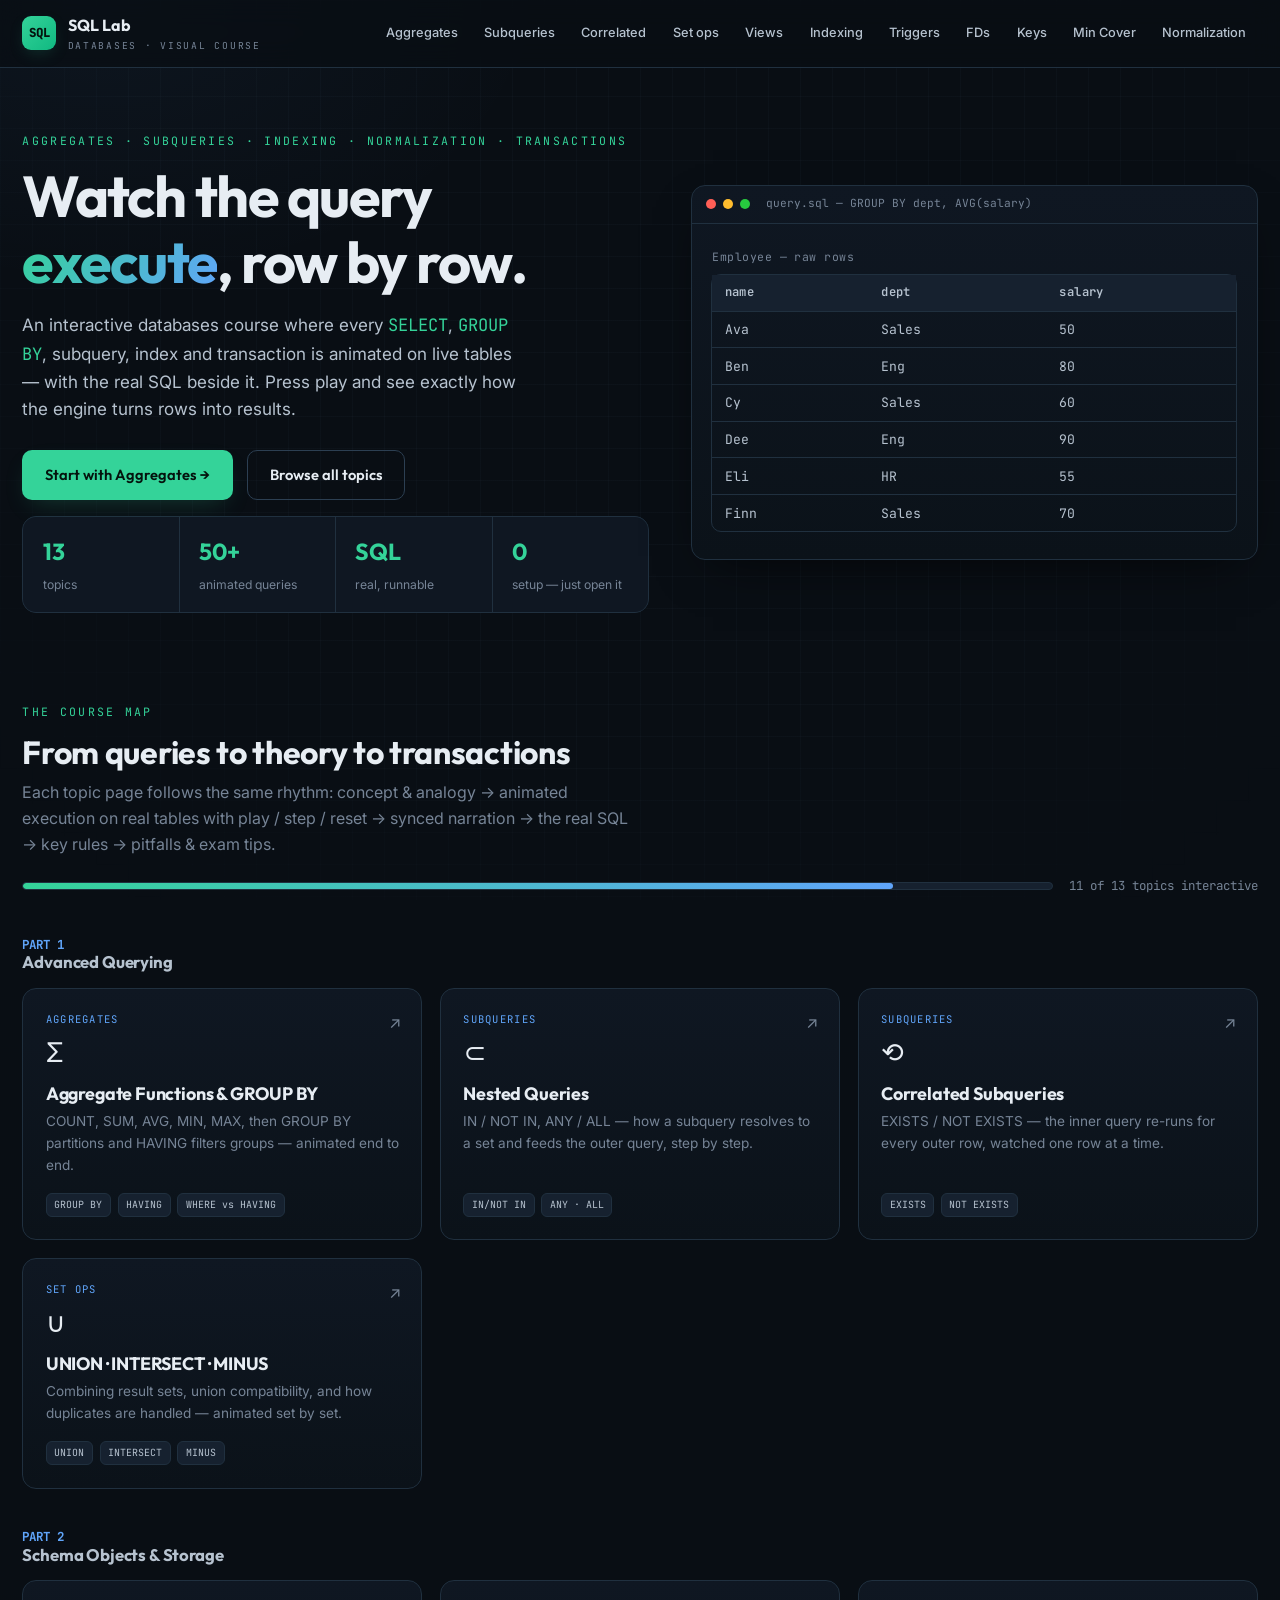
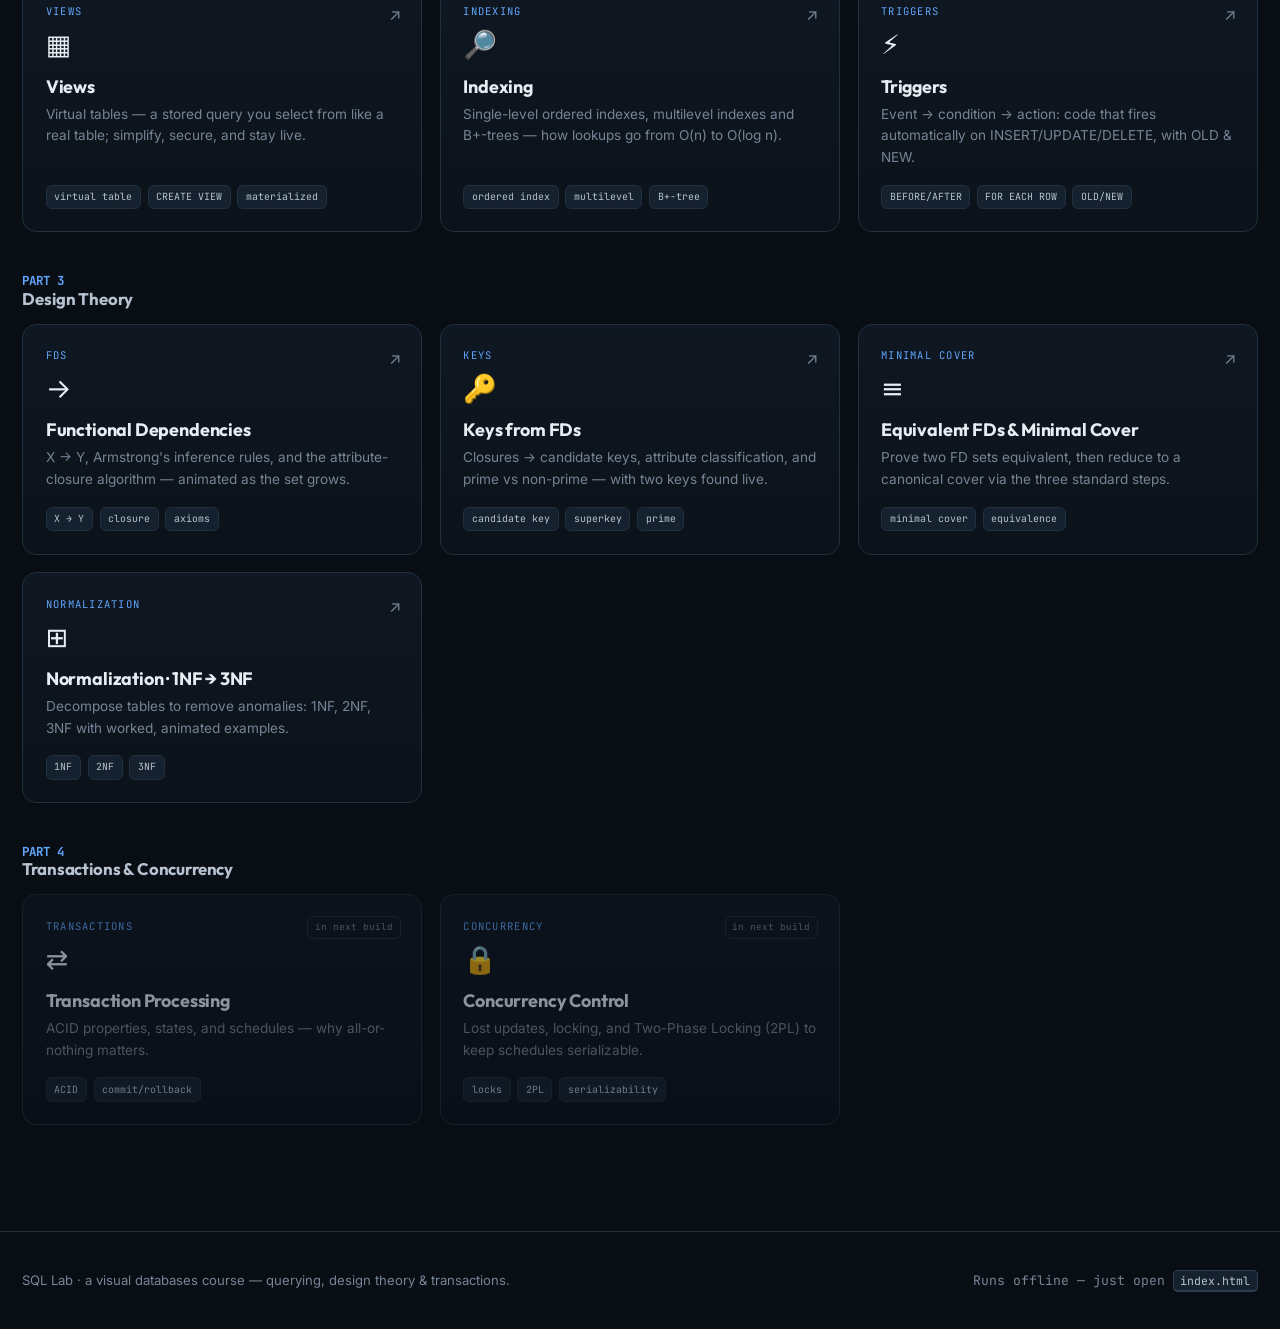
<file: index.html>
<!DOCTYPE html>
<html lang="en">
<head>
<meta charset="UTF-8">
<meta name="viewport" content="width=device-width, initial-scale=1.0">
<title>SQL Lab · Databases, visualized</title>
<link rel="icon" type="image/svg+xml" href="favicon.svg">
<link rel="apple-touch-icon" href="favicon.svg">
<link rel="stylesheet" href="css/styles.css">
</head>
<body>

<header class="topbar">
  <div class="topbar-inner">
    <a class="brand" href="index.html"><span class="glyph">SQL</span><span>SQL&nbsp;Lab<small>Databases · Visual Course</small></span></a>
    <nav class="nav-links">
      <a href="modules/aggregates.html">Aggregates</a>
      <a href="modules/nested-queries.html">Subqueries</a>
      <a href="modules/correlated.html">Correlated</a>
      <a href="modules/set-operations.html">Set ops</a>
      <a href="modules/views.html">Views</a>
      <a href="modules/indexing.html">Indexing</a>
      <a href="modules/triggers.html">Triggers</a>
      <a href="modules/functional-dependencies.html">FDs</a>
      <a href="modules/keys.html">Keys</a>
      <a href="modules/minimal-cover.html">Min Cover</a>
      <a href="modules/normalization.html">Normalization</a>
    </nav>
  </div>
</header>

<main class="wrap">
  <section class="hero">
    <div>
      <div class="eyebrow">Aggregates · Subqueries · Indexing · Normalization · Transactions</div>
      <h1>Watch the query <span class="hl">execute</span>, row by row.</h1>
      <p class="lead">An interactive databases course where every <code style="font-family:var(--mono);color:var(--emerald)">SELECT</code>,
        <code style="font-family:var(--mono);color:var(--emerald)">GROUP BY</code>, subquery, index and transaction is animated on
        live tables — with the real SQL beside it. Press play and see exactly how the engine turns rows into results.</p>
      <div class="hero-cta">
        <a class="btn btn-primary" href="modules/aggregates.html">Start with Aggregates →</a>
        <a class="btn btn-ghost" href="#map">Browse all topics</a>
      </div>
      <div class="stripe">
        <div><b>13</b><span>topics</span></div>
        <div><b>50+</b><span>animated queries</span></div>
        <div><b>SQL</b><span>real, runnable</span></div>
        <div><b>0</b><span>setup — just open it</span></div>
      </div>
    </div>
    <div class="hero-stage">
      <div class="stage-bar"><span class="dot r"></span><span class="dot y"></span><span class="dot g"></span>
        <span style="margin-left:.5rem">query.sql — GROUP BY dept, AVG(salary)</span></div>
      <div class="stage-body" id="heroStage"></div>
    </div>
  </section>

  <section class="section" id="map">
    <div class="eyebrow">The Course Map</div>
    <h2 style="font-size:2rem; margin-bottom:.6rem">From queries to theory to transactions</h2>
    <p style="color:var(--ink-muted); max-width:62ch">Each topic page follows the same rhythm: concept &amp; analogy →
      animated execution on real tables with play / step / reset → synced narration → the real SQL → key rules →
      pitfalls &amp; exam tips.</p>
    <div class="progress-wrap"><div class="bar"><i id="progBar"></i></div><span id="progTxt"></span></div>

    <!-- QUERYING -->
    <h3 style="margin:2.3rem 0 1rem; font-size:1.05rem; color:var(--ink-dim)">
      <span style="font-family:var(--mono); color:var(--blue); font-size:.78rem">PART 1</span><br>Advanced Querying</h3>
    <div class="grid">
      <a class="card" href="modules/aggregates.html"><span class="go">↗</span>
        <span class="wk">Aggregates</span><div class="ic">Σ</div>
        <h3>Aggregate Functions &amp; GROUP BY</h3>
        <p>COUNT, SUM, AVG, MIN, MAX, then GROUP BY partitions and HAVING filters groups — animated end to end.</p>
        <div class="tags"><span class="tag">GROUP BY</span><span class="tag">HAVING</span><span class="tag">WHERE vs HAVING</span></div></a>
      <a class="card" href="modules/nested-queries.html"><span class="go">↗</span>
        <span class="wk">Subqueries</span><div class="ic">⊂</div>
        <h3>Nested Queries</h3>
        <p>IN / NOT IN, ANY / ALL — how a subquery resolves to a set and feeds the outer query, step by step.</p>
        <div class="tags"><span class="tag">IN/NOT IN</span><span class="tag">ANY · ALL</span></div></a>
      <a class="card" href="modules/correlated.html"><span class="go">↗</span>
        <span class="wk">Subqueries</span><div class="ic">⟲</div>
        <h3>Correlated Subqueries</h3>
        <p>EXISTS / NOT EXISTS — the inner query re-runs for every outer row, watched one row at a time.</p>
        <div class="tags"><span class="tag">EXISTS</span><span class="tag">NOT EXISTS</span></div></a>
      <a class="card" href="modules/set-operations.html"><span class="go">↗</span>
        <span class="wk">Set ops</span><div class="ic">∪</div>
        <h3>UNION · INTERSECT · MINUS</h3>
        <p>Combining result sets, union compatibility, and how duplicates are handled — animated set by set.</p>
        <div class="tags"><span class="tag">UNION</span><span class="tag">INTERSECT</span><span class="tag">MINUS</span></div></a>
    </div>

    <!-- SCHEMA OBJECTS -->
    <h3 style="margin:2.3rem 0 1rem; font-size:1.05rem; color:var(--ink-dim)">
      <span style="font-family:var(--mono); color:var(--blue); font-size:.78rem">PART 2</span><br>Schema Objects &amp; Storage</h3>
    <div class="grid">
      <a class="card" href="modules/views.html"><span class="go">↗</span>
        <span class="wk">Views</span><div class="ic">▦</div>
        <h3>Views</h3>
        <p>Virtual tables — a stored query you select from like a real table; simplify, secure, and stay live.</p>
        <div class="tags"><span class="tag">virtual table</span><span class="tag">CREATE VIEW</span><span class="tag">materialized</span></div></a>
      <a class="card" href="modules/indexing.html"><span class="go">↗</span>
        <span class="wk">Indexing</span><div class="ic">🔎</div>
        <h3>Indexing</h3>
        <p>Single-level ordered indexes, multilevel indexes and B+-trees — how lookups go from O(n) to O(log n).</p>
        <div class="tags"><span class="tag">ordered index</span><span class="tag">multilevel</span><span class="tag">B+-tree</span></div></a>
      <a class="card" href="modules/triggers.html"><span class="go">↗</span>
        <span class="wk">Triggers</span><div class="ic">⚡</div>
        <h3>Triggers</h3>
        <p>Event → condition → action: code that fires automatically on INSERT/UPDATE/DELETE, with OLD &amp; NEW.</p>
        <div class="tags"><span class="tag">BEFORE/AFTER</span><span class="tag">FOR EACH ROW</span><span class="tag">OLD/NEW</span></div></a>
    </div>

    <!-- DESIGN THEORY -->
    <h3 style="margin:2.3rem 0 1rem; font-size:1.05rem; color:var(--ink-dim)">
      <span style="font-family:var(--mono); color:var(--blue); font-size:.78rem">PART 3</span><br>Design Theory</h3>
    <div class="grid">
      <a class="card" href="modules/functional-dependencies.html"><span class="go">↗</span>
        <span class="wk">FDs</span><div class="ic">→</div>
        <h3>Functional Dependencies</h3>
        <p>X → Y, Armstrong's inference rules, and the attribute-closure algorithm — animated as the set grows.</p>
        <div class="tags"><span class="tag">X → Y</span><span class="tag">closure</span><span class="tag">axioms</span></div></a>
      <a class="card" href="modules/keys.html"><span class="go">↗</span>
        <span class="wk">Keys</span><div class="ic">🔑</div>
        <h3>Keys from FDs</h3>
        <p>Closures → candidate keys, attribute classification, and prime vs non-prime — with two keys found live.</p>
        <div class="tags"><span class="tag">candidate key</span><span class="tag">superkey</span><span class="tag">prime</span></div></a>
      <a class="card" href="modules/minimal-cover.html"><span class="go">↗</span>
        <span class="wk">Minimal cover</span><div class="ic">≡</div>
        <h3>Equivalent FDs &amp; Minimal Cover</h3>
        <p>Prove two FD sets equivalent, then reduce to a canonical cover via the three standard steps.</p>
        <div class="tags"><span class="tag">minimal cover</span><span class="tag">equivalence</span></div></a>
      <a class="card" href="modules/normalization.html"><span class="go">↗</span>
        <span class="wk">Normalization</span><div class="ic">⊞</div>
        <h3>Normalization · 1NF → 3NF</h3>
        <p>Decompose tables to remove anomalies: 1NF, 2NF, 3NF with worked, animated examples.</p>
        <div class="tags"><span class="tag">1NF</span><span class="tag">2NF</span><span class="tag">3NF</span></div></a>
    </div>

    <!-- TRANSACTIONS -->
    <h3 style="margin:2.3rem 0 1rem; font-size:1.05rem; color:var(--ink-dim)">
      <span style="font-family:var(--mono); color:var(--blue); font-size:.78rem">PART 4</span><br>Transactions &amp; Concurrency</h3>
    <div class="grid">
      <a class="card soon"><span class="ribbon">in next build</span>
        <span class="wk">Transactions</span><div class="ic">⇄</div>
        <h3>Transaction Processing</h3>
        <p>ACID properties, states, and schedules — why all-or-nothing matters.</p>
        <div class="tags"><span class="tag">ACID</span><span class="tag">commit/rollback</span></div></a>
      <a class="card soon"><span class="ribbon">in next build</span>
        <span class="wk">Concurrency</span><div class="ic">🔒</div>
        <h3>Concurrency Control</h3>
        <p>Lost updates, locking, and Two-Phase Locking (2PL) to keep schedules serializable.</p>
        <div class="tags"><span class="tag">locks</span><span class="tag">2PL</span><span class="tag">serializability</span></div></a>
    </div>
  </section>
</main>

<footer><div class="wrap">
  <span>SQL Lab · a visual databases course — querying, design theory &amp; transactions.</span>
  <span style="font-family:var(--mono)">Runs offline — just open <span class="kbd">index.html</span></span>
</div></footer>

<script src="js/common.js"></script>
<script>
/* hero: a looping GROUP BY animation */
(function(){
  const stage=document.getElementById("heroStage");
  const src={cols:["name","dept","salary"], rows:[
    ["Ava","Sales","50"],["Ben","Eng","80"],["Cy","Sales","60"],
    ["Dee","Eng","90"],["Eli","HR","55"],["Finn","Sales","70"]]};
  const groups={Sales:[0,2,5], Eng:[1,3], HR:[4]};
  const gcol={Sales:1,Eng:2,HR:3};
  const frames=[
    ()=>table({caption:"Employee — raw rows", ...src}),
    ()=>table({caption:"GROUP BY dept — partition rows", ...src,
       group:src.rows.map((_,i)=>groups.Sales.includes(i)?1:groups.Eng.includes(i)?2:3)}),
    ()=>table({caption:"AVG(salary) per group", cols:["dept","AVG(salary)"],
       rows:[["Sales","60"],["Eng","85"],["HR","55"]], group:[1,2,3], cellClass:{'0-1':'agg','1-1':'agg','2-1':'agg'}}),
    ()=>table({caption:"HAVING AVG(salary) > 58 — keep qualifying groups", cols:["dept","AVG(salary)"],
       rows:[["Sales","60"],["Eng","85"],["HR","55"]], group:[1,2,3], rowClass:["keep","keep","drop"],
       cellClass:{'0-1':'agg','1-1':'agg'}}),
  ];
  let f=0;
  function tick(){ stage.innerHTML=frames[f](); f=(f+1)%frames.length; }
  tick(); setInterval(tick, 1900);

  const total=13, done=11;
  document.getElementById("progTxt").textContent=`${done} of ${total} topics interactive`;
  requestAnimationFrame(()=> document.getElementById("progBar").style.width=(done/total*100)+"%");
})();
</script>
</body>
</html>
</file>
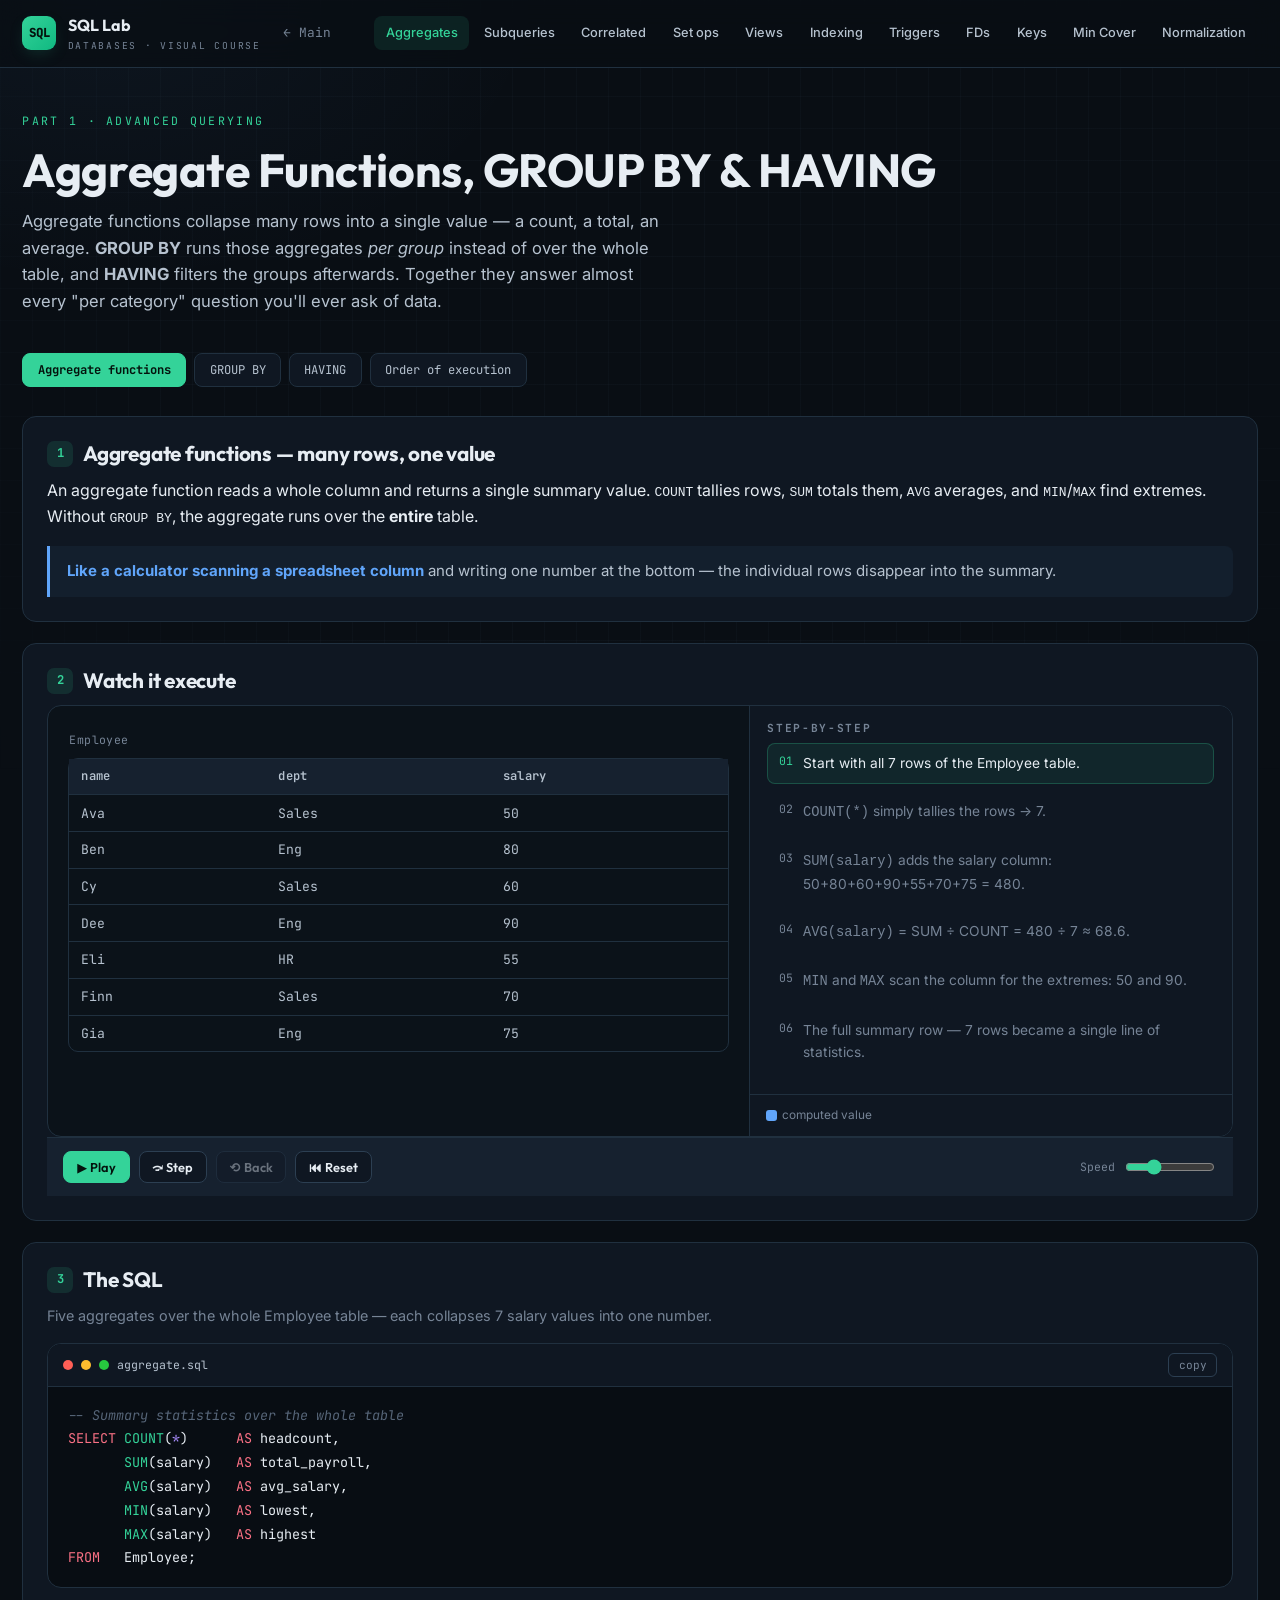
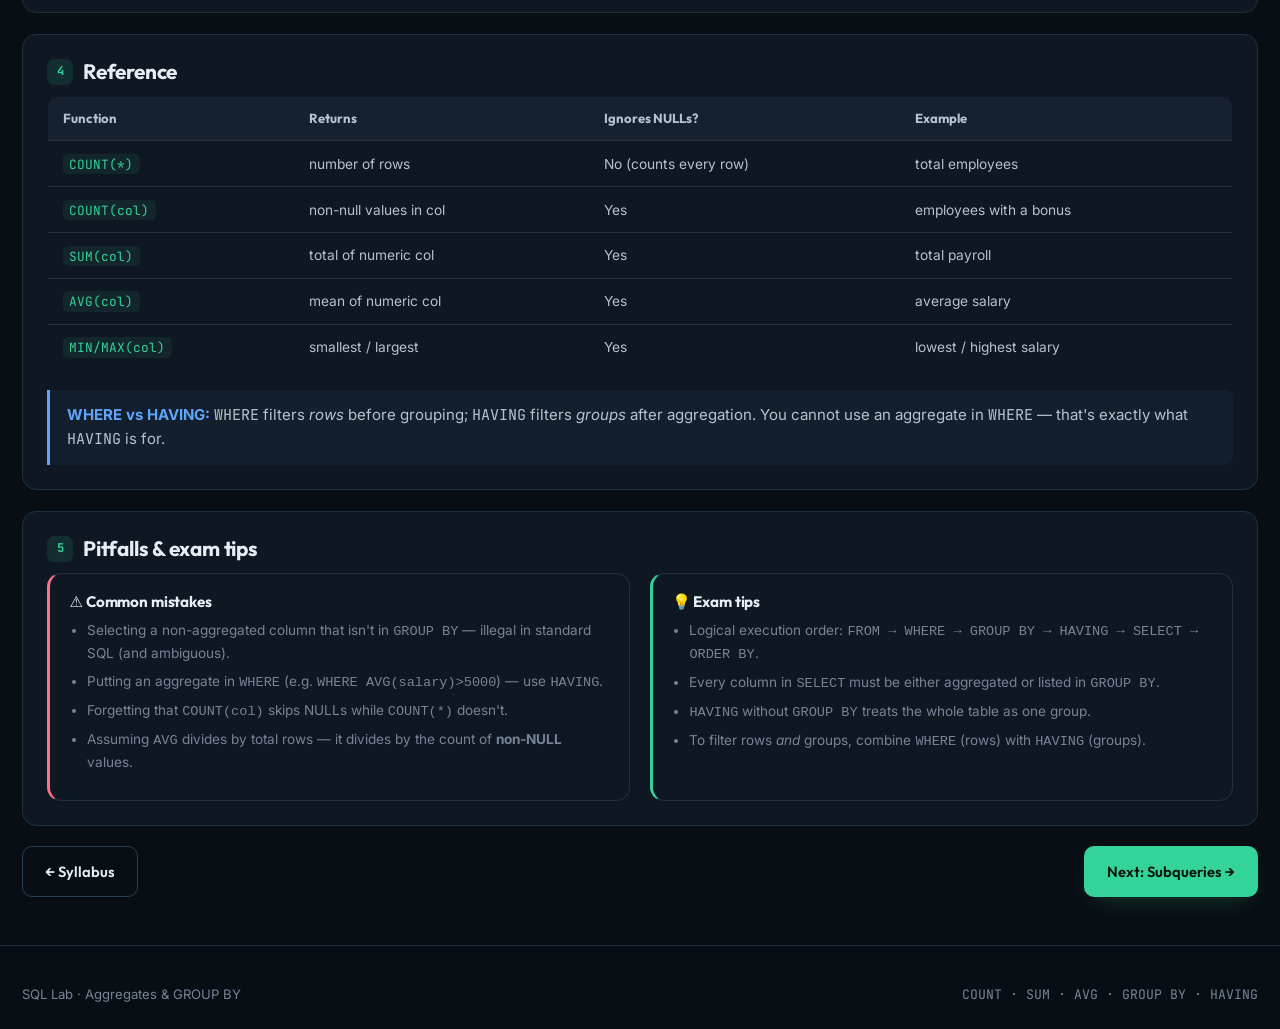
<file: modules/aggregates.html>
<!DOCTYPE html>
<html lang="en">
<head>
<meta charset="UTF-8">
<meta name="viewport" content="width=device-width, initial-scale=1.0">
<title>Aggregates &amp; GROUP BY · SQL Lab</title>
<link rel="icon" type="image/svg+xml" href="../favicon.svg">
<link rel="apple-touch-icon" href="../favicon.svg">
<link rel="stylesheet" href="../css/styles.css">
</head>
<body>

<header class="topbar">
  <div class="topbar-inner">
    <a class="brand" href="../index.html"><span class="glyph">SQL</span><span>SQL&nbsp;Lab<small>Databases · Visual Course</small></span></a>
    <a class="backhome" href="../index.html">← Main</a>
    <nav class="nav-links">
      <a href="aggregates.html" class="active">Aggregates</a>
      <a href="nested-queries.html">Subqueries</a>
      <a href="correlated.html">Correlated</a>
      <a href="set-operations.html">Set ops</a>
      <a href="views.html">Views</a>
      <a href="indexing.html">Indexing</a>
      <a href="triggers.html">Triggers</a>
      <a href="functional-dependencies.html">FDs</a>
      <a href="keys.html">Keys</a>
      <a href="minimal-cover.html">Min Cover</a>
      <a href="normalization.html">Normalization</a>
    </nav>
  </div>
</header>

<main class="wrap">
  <section class="mod-head">
    <div class="eyebrow">Part 1 · Advanced Querying</div>
    <h1>Aggregate Functions, GROUP BY &amp; HAVING</h1>
    <p>Aggregate functions collapse many rows into a single value — a count, a total, an average. <b>GROUP BY</b>
      runs those aggregates <i>per group</i> instead of over the whole table, and <b>HAVING</b> filters the
      groups afterwards. Together they answer almost every "per category" question you'll ever ask of data.</p>
  </section>

  <div class="lessonbar" id="lessonbar">
    <button data-lesson="agg" class="active">Aggregate functions</button>
    <button data-lesson="groupby">GROUP BY</button>
    <button data-lesson="having">HAVING</button>
    <button data-lesson="order">Order of execution</button>
  </div>

  <div class="panel">
    <h2><span class="num">1</span><span id="cTitle"></span></h2>
    <p id="cBody"></p>
    <div class="analogy" id="cAnalogy"></div>
  </div>

  <div class="panel">
    <h2><span class="num">2</span>Watch it execute</h2>
    <div class="viz">
      <div class="viz-stage" id="stage"></div>
      <div class="viz-side">
        <h4>Step-by-step</h4>
        <div class="narration" id="narration"></div>
        <div class="legend" id="legend"></div>
      </div>
    </div>
    <div class="controls" id="controls"></div>
  </div>

  <div class="panel">
    <h2><span class="num">3</span>The SQL</h2>
    <p style="color:var(--ink-muted); font-size:.9rem" id="codeIntro"></p>
    <div class="codeblock">
      <div class="cbar"><span class="dot r"></span><span class="dot y"></span><span class="dot g"></span>
        <span class="fname" id="fname">query.sql</span><button class="copy">copy</button></div>
      <pre><code class="sql" id="codeEl"></code></pre>
    </div>
  </div>

  <div class="panel">
    <h2><span class="num">4</span>Reference</h2>
    <table class="tbl">
      <thead><tr><th>Function</th><th>Returns</th><th>Ignores NULLs?</th><th>Example</th></tr></thead>
      <tbody>
        <tr><td><code>COUNT(*)</code></td><td>number of rows</td><td>No (counts every row)</td><td>total employees</td></tr>
        <tr><td><code>COUNT(col)</code></td><td>non-null values in col</td><td>Yes</td><td>employees with a bonus</td></tr>
        <tr><td><code>SUM(col)</code></td><td>total of numeric col</td><td>Yes</td><td>total payroll</td></tr>
        <tr><td><code>AVG(col)</code></td><td>mean of numeric col</td><td>Yes</td><td>average salary</td></tr>
        <tr><td><code>MIN/MAX(col)</code></td><td>smallest / largest</td><td>Yes</td><td>lowest / highest salary</td></tr>
      </tbody>
    </table>
    <div class="analogy" style="margin-top:1.2rem"><b>WHERE vs HAVING:</b> <code style="font-family:var(--mono)">WHERE</code>
      filters <i>rows</i> before grouping; <code style="font-family:var(--mono)">HAVING</code> filters <i>groups</i>
      after aggregation. You cannot use an aggregate in <code style="font-family:var(--mono)">WHERE</code> — that's exactly what <code style="font-family:var(--mono)">HAVING</code> is for.</div>
  </div>

  <div class="panel">
    <h2><span class="num">5</span>Pitfalls &amp; exam tips</h2>
    <div class="tips">
      <div class="tipcard warn"><h4>⚠️ Common mistakes</h4>
        <ul>
          <li>Selecting a non-aggregated column that isn't in <code>GROUP BY</code> — illegal in standard SQL (and ambiguous).</li>
          <li>Putting an aggregate in <code>WHERE</code> (e.g. <code>WHERE AVG(salary)>5000</code>) — use <code>HAVING</code>.</li>
          <li>Forgetting that <code>COUNT(col)</code> skips NULLs while <code>COUNT(*)</code> doesn't.</li>
          <li>Assuming <code>AVG</code> divides by total rows — it divides by the count of <b>non-NULL</b> values.</li>
        </ul>
      </div>
      <div class="tipcard pro"><h4>💡 Exam tips</h4>
        <ul>
          <li>Logical execution order: <code>FROM → WHERE → GROUP BY → HAVING → SELECT → ORDER BY</code>.</li>
          <li>Every column in <code>SELECT</code> must be either aggregated or listed in <code>GROUP BY</code>.</li>
          <li><code>HAVING</code> without <code>GROUP BY</code> treats the whole table as one group.</li>
          <li>To filter rows <i>and</i> groups, combine <code>WHERE</code> (rows) with <code>HAVING</code> (groups).</li>
        </ul>
      </div>
    </div>
  </div>

  <div style="display:flex; justify-content:space-between; margin:1rem 0 3rem">
    <a class="btn btn-ghost" href="../index.html">← Syllabus</a>
    <a class="btn btn-primary" href="nested-queries.html">Next: Subqueries →</a>
  </div>
</main>

<footer><div class="wrap"><span>SQL Lab · Aggregates &amp; GROUP BY</span><span style="font-family:var(--mono)">COUNT · SUM · AVG · GROUP BY · HAVING</span></div></footer>

<script src="../js/common.js"></script>
<script>
/* sample data: Employee(name, dept, salary) */
const EMP={cols:["name","dept","salary"], rows:[
  ["Ava","Sales",50],["Ben","Eng",80],["Cy","Sales",60],
  ["Dee","Eng",90],["Eli","HR",55],["Finn","Sales",70],["Gia","Eng",75]]};
const GIDX={Sales:1,Eng:2,HR:3};                 // group -> color class
function deptOf(i){ return EMP.rows[i][1]; }
function groupColors(){ return EMP.rows.map((r)=>GIDX[r[1]]); }

const LESSONS={
agg:{
  title:"Aggregate functions — many rows, one value",
  body:"An aggregate function reads a whole column and returns a single summary value. <code>COUNT</code> tallies "+
       "rows, <code>SUM</code> totals them, <code>AVG</code> averages, and <code>MIN</code>/<code>MAX</code> "+
       "find extremes. Without <code>GROUP BY</code>, the aggregate runs over the <b>entire</b> table.",
  analogy:"<b>Like a calculator scanning a spreadsheet column</b> and writing one number at the bottom — the "+
          "individual rows disappear into the summary.",
  fname:"aggregate.sql",
  codeIntro:"Five aggregates over the whole Employee table — each collapses 7 salary values into one number.",
  legend:[["agg","computed value"]],
  code:`-- Summary statistics over the whole table
SELECT COUNT(*)      AS headcount,
       SUM(salary)   AS total_payroll,
       AVG(salary)   AS avg_salary,
       MIN(salary)   AS lowest,
       MAX(salary)   AS highest
FROM   Employee;`,
  build(){
    const steps=[];
    steps.push({note:"Start with all 7 rows of the Employee table.", view:()=>table({caption:"Employee",...EMP})});
    steps.push({note:"<code>COUNT(*)</code> simply tallies the rows → 7.",
      view:()=>table({caption:"Employee — COUNT(*)",...EMP, rowClass:EMP.rows.map(()=>'focus')})+
        result([["COUNT(*)","7"]])});
    steps.push({note:"<code>SUM(salary)</code> adds the salary column: 50+80+60+90+55+70+75 = 480.",
      view:()=>colHi(2)+result([["SUM(salary)","480"]])});
    steps.push({note:"<code>AVG(salary)</code> = SUM ÷ COUNT = 480 ÷ 7 ≈ 68.6.",
      view:()=>colHi(2)+result([["AVG(salary)","68.6"]])});
    steps.push({note:"<code>MIN</code> and <code>MAX</code> scan the column for the extremes: 50 and 90.",
      view:()=>colHi(2)+result([["MIN(salary)","50"],["MAX(salary)","90"]])});
    steps.push({note:"The full summary row — 7 rows became a single line of statistics.",
      view:()=>result([["headcount","total","avg","min","max"]],[["7","480","68.6","50","90"]])});
    return steps;
  }
},
groupby:{
  title:"GROUP BY — aggregate per category",
  body:"<code>GROUP BY dept</code> partitions the rows into one bucket per department, then runs the aggregate "+
       "<b>inside each bucket</b>. Instead of one number for the whole table, you get one row per group — the "+
       "answer to 'X per category' questions.",
  analogy:"<b>Like sorting mail into labelled bins</b> and then counting (or totalling) each bin separately, "+
          "rather than the whole pile at once.",
  fname:"group_by.sql",
  codeIntro:"Average salary per department: GROUP BY collapses each department's rows into one result row.",
  legend:[["g1","Sales"],["g2","Eng"],["g3","HR"],["agg","aggregate"]],
  code:`-- Average salary for each department
SELECT   dept,
         COUNT(*)    AS employees,
         AVG(salary) AS avg_salary
FROM     Employee
GROUP BY dept;`,
  build(){
    const steps=[];
    steps.push({note:"The raw table, ungrouped.", view:()=>table({caption:"Employee",...EMP})});
    steps.push({note:"<code>GROUP BY dept</code> partitions rows by department (colored stripes).",
      view:()=>table({caption:"Partitioned by dept",...EMP, group:groupColors()})});
    steps.push({note:"Sales group: Ava, Cy, Finn → AVG(50,60,70) = 60.",
      view:()=>table({caption:"Sales bucket",...EMP, group:groupColors(),
        rowClass:EMP.rows.map(i=>'') , })  /* highlight sales */
        .replace(/<tr class="g1"/g,'<tr class="g1 keep"')+result([["dept","AVG"]],[["Sales","60"]])});
    steps.push({note:"Eng group: Ben, Dee, Gia → AVG(80,90,75) = 81.7.",
      view:()=>table({caption:"Eng bucket",...EMP, group:groupColors()})
        .replace(/<tr class="g2"/g,'<tr class="g2 keep"')+result([["dept","AVG"]],[["Eng","81.7"]])});
    steps.push({note:"HR group: only Eli → AVG(55) = 55.",
      view:()=>table({caption:"HR bucket",...EMP, group:groupColors()})
        .replace(/<tr class="g3"/g,'<tr class="g3 keep"')+result([["dept","AVG"]],[["HR","55"]])});
    steps.push({note:"Final result: one row per department.",
      view:()=>resultGrouped([["dept","employees","avg_salary"]],
        [["Sales","3","60.0"],["Eng","3","81.7"],["HR","1","55.0"]],[1,2,3])});
    return steps;
  }
},
having:{
  title:"HAVING — filter the groups",
  body:"<code>WHERE</code> can't see aggregates because it runs <i>before</i> grouping. <code>HAVING</code> "+
       "runs <i>after</i> aggregation, so it can filter on the computed group values — e.g. keep only "+
       "departments whose average salary exceeds a threshold.",
  analogy:"<b>WHERE is the bouncer at the door</b> checking each person (row); <b>HAVING is the inspector</b> "+
          "who walks the finished rooms (groups) and rejects whole rooms that don't qualify.",
  fname:"having.sql",
  codeIntro:"Keep only departments with average salary above 58. HAVING filters the grouped result, not raw rows.",
  legend:[["keep","group kept"],["drop","group rejected"],["agg","aggregate"]],
  code:`-- Departments whose average salary exceeds 58
SELECT   dept,
         AVG(salary) AS avg_salary
FROM     Employee
GROUP BY dept
HAVING   AVG(salary) > 58;`,
  build(){
    const steps=[];
    steps.push({note:"After GROUP BY + AVG we have one row per department.",
      view:()=>resultGrouped([["dept","avg_salary"]],[["Sales","60.0"],["Eng","81.7"],["HR","55.0"]],[1,2,3])});
    steps.push({note:"<code>HAVING AVG(salary) > 58</code> tests each <b>group</b>'s aggregate.",
      view:()=>resultGrouped([["dept","avg_salary"]],[["Sales","60.0"],["Eng","81.7"],["HR","55.0"]],[1,2,3],
        ['focus','focus','focus'])});
    steps.push({note:"Sales (60.0 &gt; 58) ✓ and Eng (81.7 &gt; 58) ✓ qualify; HR (55.0) ✗ is rejected.",
      view:()=>resultGrouped([["dept","avg_salary"]],[["Sales","60.0"],["Eng","81.7"],["HR","55.0"]],[1,2,3],
        ['keep','keep','drop'])});
    steps.push({note:"Final result — only the qualifying groups remain.",
      view:()=>resultGrouped([["dept","avg_salary"]],[["Sales","60.0"],["Eng","81.7"]],[1,2],['keep','keep'])});
    return steps;
  }
},
order:{
  title:"The logical order of execution",
  body:"SQL is written <code>SELECT … FROM … WHERE … GROUP BY … HAVING</code>, but it doesn't <i>run</i> in "+
       "that order. Understanding the real sequence explains every aggregate rule: why <code>WHERE</code> "+
       "can't use aggregates, why <code>HAVING</code> can, and why <code>SELECT</code> aliases aren't visible "+
       "to <code>WHERE</code>.",
  analogy:"<b>Like a kitchen pipeline:</b> gather ingredients (FROM), discard bad ones (WHERE), sort into "+
          "batches (GROUP BY), reject bad batches (HAVING), plate the dish (SELECT), arrange on the pass (ORDER BY).",
  fname:"execution_order.sql",
  codeIntro:"The clauses as written (top) versus the order the engine evaluates them (the animation).",
  legend:[["keep","active stage"]],
  code:`SELECT   dept, AVG(salary) AS avg_salary   -- 5. project columns
FROM     Employee                          -- 1. read the table
WHERE    salary > 0                         -- 2. filter rows
GROUP BY dept                               -- 3. partition into groups
HAVING   AVG(salary) > 58                   -- 4. filter groups
ORDER BY avg_salary DESC;                   -- 6. sort the output`,
  build(){
    const stages=[
      ["FROM","Read the Employee table — the source rows."],
      ["WHERE","Filter individual rows (no aggregates allowed here yet)."],
      ["GROUP BY","Partition the surviving rows into groups."],
      ["HAVING","Filter whole groups using their aggregates."],
      ["SELECT","Project the chosen columns / aggregates."],
      ["ORDER BY","Sort the final output rows."]];
    return stages.map(([s,d],i)=>({note:`<b>${i+1}. ${s}</b> — ${d}`, view:()=>pipeline(i)}));
  }
}
};

/* ---------- render helpers ---------- */
function result(cols, rows){
  if(!rows){ // cols is actually [[label,val],...]
    return `<div class="flow-arrow" style="text-align:center">↓</div>`+
      table({caption:"result", cols:cols.map(c=>c[0]), rows:[cols.map(c=>c[1])],
        cellClass:Object.fromEntries(cols.map((_,i)=>['0-'+i,'agg']))});
  }
  return `<div class="flow-arrow" style="text-align:center">↓</div>`+
    table({caption:"result", cols:cols[0], rows, cellClass:Object.fromEntries(rows[0].map((_,i)=>['0-'+i,'agg']))});
}
function resultGrouped(header, rows, groups, rowClass){
  return `<div class="flow-arrow" style="text-align:center">↓</div>`+
    table({caption:"grouped result", cols:header[0], rows, group:groups, rowClass:rowClass||[],
      cellClass:Object.fromEntries(rows.map((r,i)=>[i+'-'+(r.length-1),'agg']))});
}
function colHi(c){ // highlight one column of EMP
  const cc={}; EMP.rows.forEach((_,i)=> cc[i+'-'+c]='key');
  return table({caption:"Employee — salary column",...EMP, cellClass:cc});
}
function pipeline(active){
  const labels=["FROM","WHERE","GROUP BY","HAVING","SELECT","ORDER BY"];
  return `<div style="display:flex; flex-direction:column; gap:.5rem; font-family:var(--mono); font-size:.86rem">`+
    labels.map((l,i)=>{
      const done=i<active, on=i===active;
      const col=on?'var(--emerald)':done?'var(--ink-dim)':'var(--ink-muted)';
      const bg=on?'rgba(52,211,153,.12)':'transparent';
      const bd=on?'var(--emerald)':'var(--border)';
      return `<div style="display:flex; align-items:center; gap:.7rem; padding:.6rem .9rem; border:1px solid ${bd};
        border-radius:9px; background:${bg}; color:${col}">
        <span style="width:22px;height:22px;border-radius:6px;display:grid;place-items:center;background:var(--surface-2);
          color:${on?'var(--emerald)':'var(--ink-muted)'};font-weight:700;font-size:.72rem">${i+1}</span>
        <b>${l}</b>${done?'<span style="margin-left:auto;color:var(--emerald)">✓</span>':on?'<span style="margin-left:auto">◀ running</span>':''}</div>`;
    }).join('')+`</div>`;
}

/* ---------- wiring ---------- */
const player=new StepPlayer({
  mount:document.getElementById("stage"),
  narration:document.getElementById("narration"),
  controls:document.getElementById("controls"),
  render:(step)=> step.view()
});
let current;
const cTitle=document.getElementById("cTitle"),cBody=document.getElementById("cBody"),
      cAnalogy=document.getElementById("cAnalogy"),fname=document.getElementById("fname"),
      codeIntro=document.getElementById("codeIntro");
const cmap={agg:"var(--blue)",keep:"var(--emerald)",drop:"var(--rose)",focus:"var(--gold)",
  g1:"var(--g1)",g2:"var(--g2)",g3:"var(--g3)"};
function load(key){
  current=LESSONS[key];
  cTitle.textContent=current.title; cBody.innerHTML=current.body; cAnalogy.innerHTML=current.analogy;
  fname.textContent=current.fname; codeIntro.textContent=current.codeIntro;
  const codeEl=document.getElementById("codeEl");
  codeEl.dataset.raw=current.code; codeEl.innerHTML=highlightSQL(current.code);
  document.getElementById("legend").innerHTML=(current.legend||[]).map(([c,l])=>
    `<span><i style="background:${cmap[c]||'#888'}"></i>${l}</span>`).join("");
  player.load(current.build());
}
document.querySelectorAll("#lessonbar button").forEach(b=> b.onclick=()=>{
  document.querySelectorAll("#lessonbar button").forEach(x=>x.classList.remove("active"));
  b.classList.add("active"); load(b.dataset.lesson);
});
load("agg");
</script>
</body>
</html>
</file>
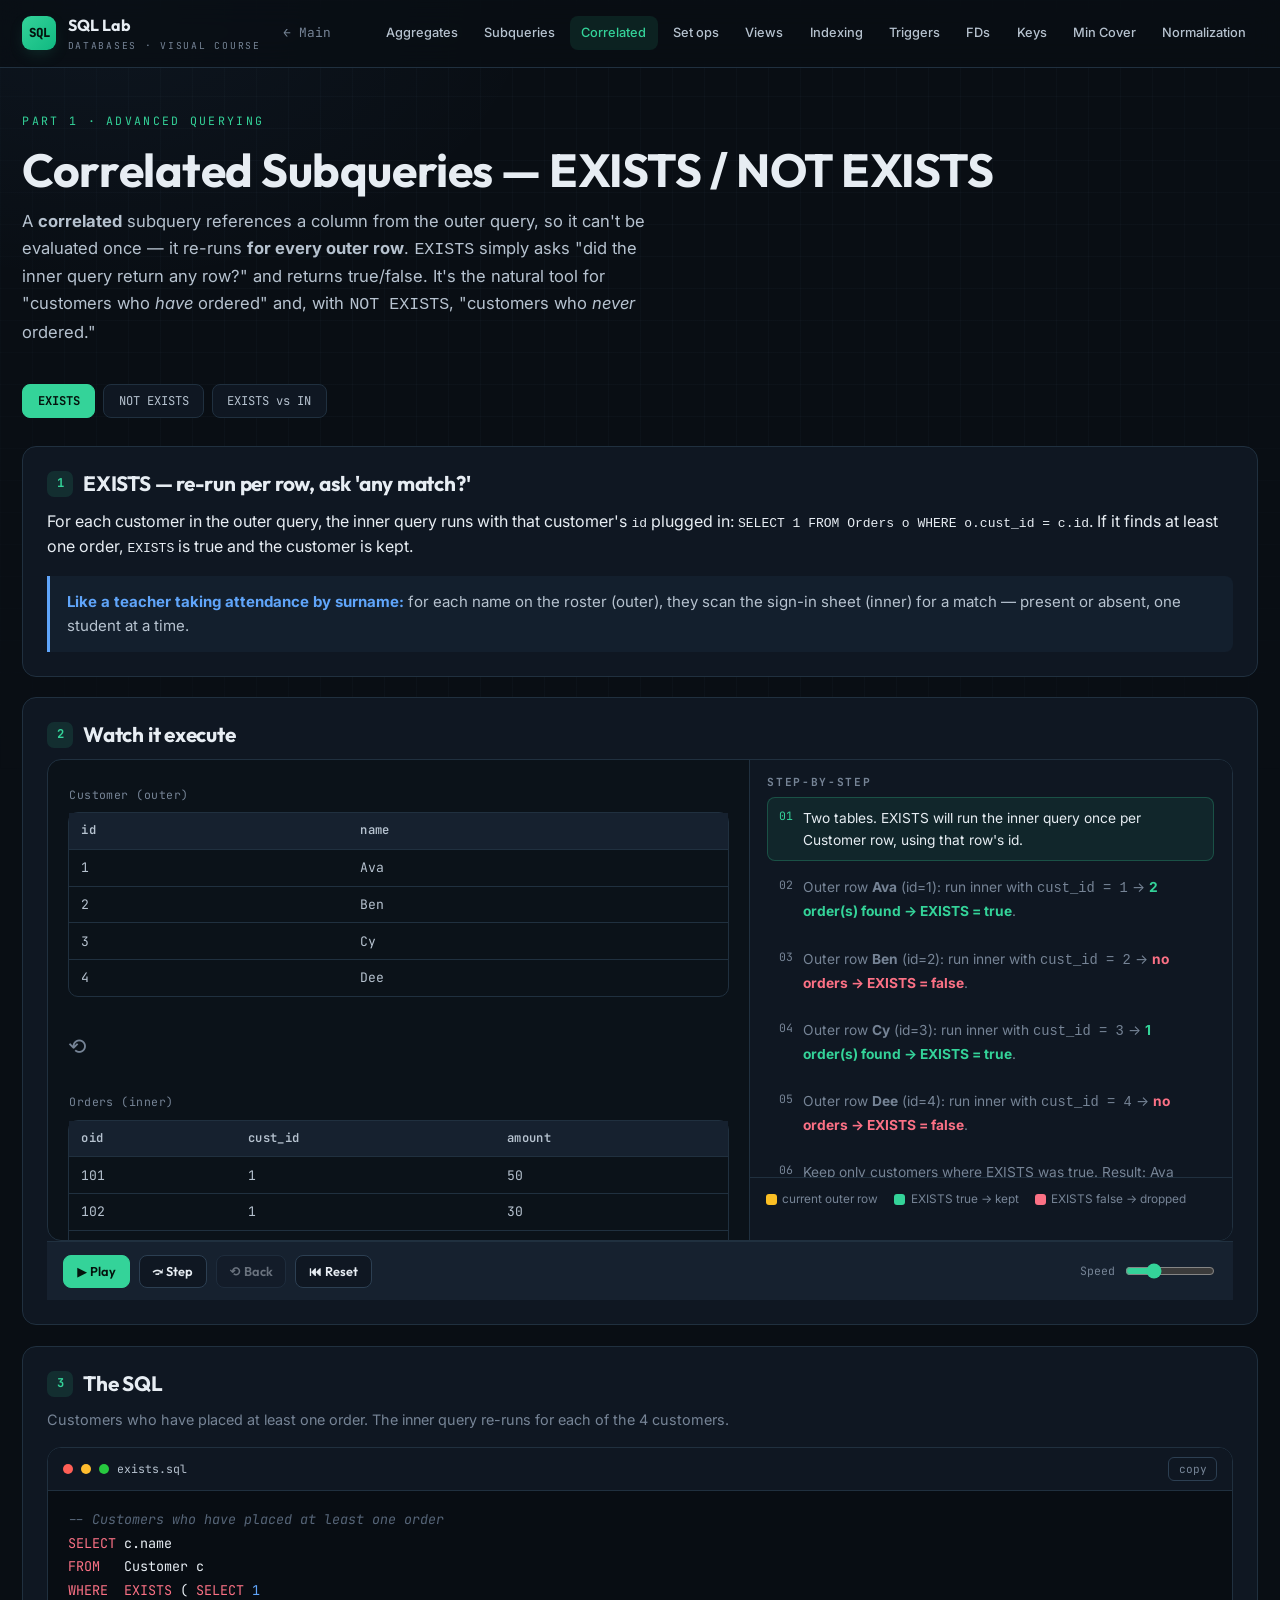
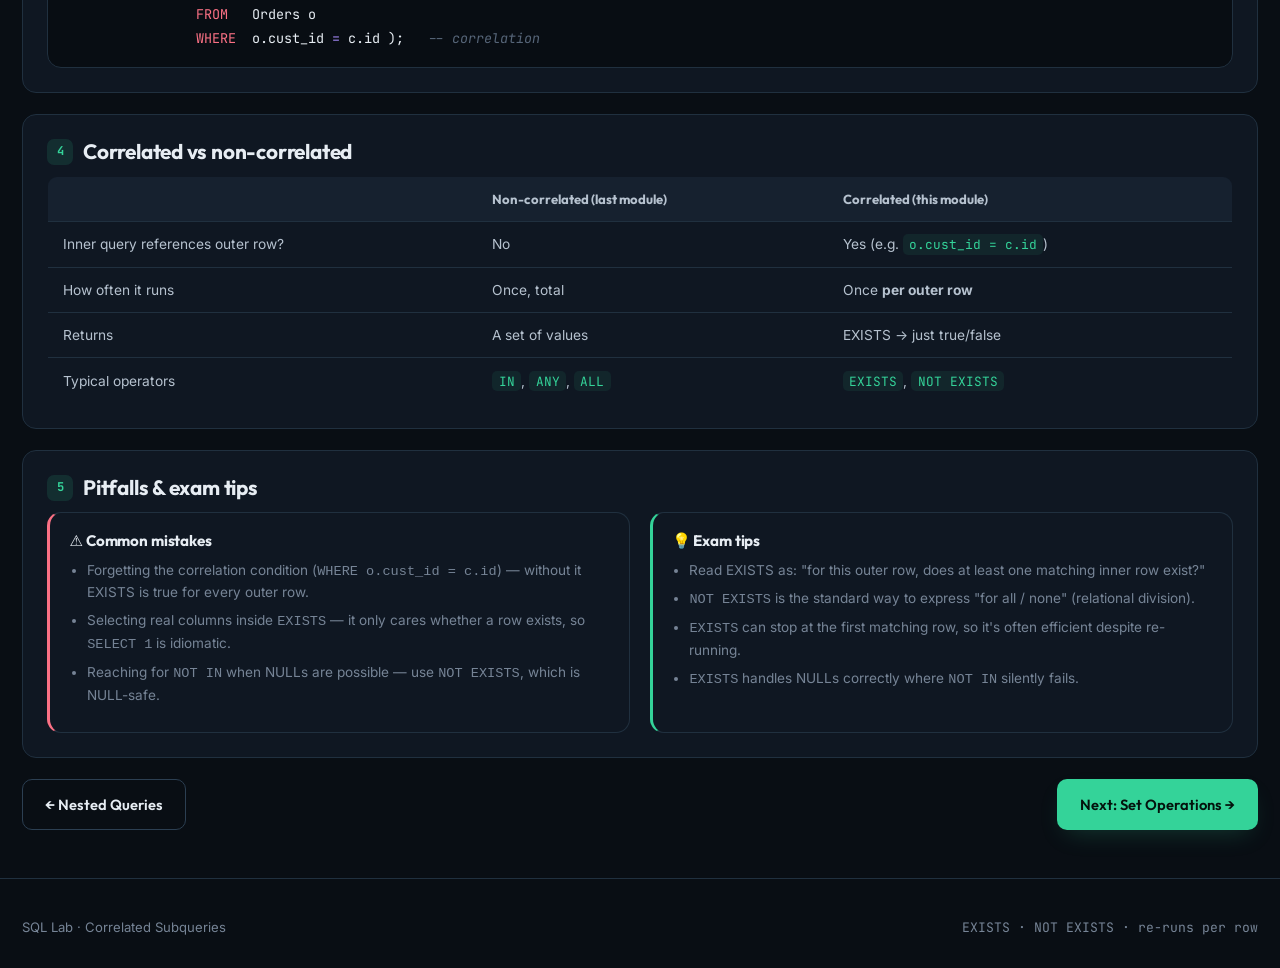
<file: modules/correlated.html>
<!DOCTYPE html>
<html lang="en">
<head>
<meta charset="UTF-8">
<meta name="viewport" content="width=device-width, initial-scale=1.0">
<title>Correlated Subqueries · SQL Lab</title>
<link rel="icon" type="image/svg+xml" href="../favicon.svg">
<link rel="apple-touch-icon" href="../favicon.svg">
<link rel="stylesheet" href="../css/styles.css">
</head>
<body>

<header class="topbar">
  <div class="topbar-inner">
    <a class="brand" href="../index.html"><span class="glyph">SQL</span><span>SQL&nbsp;Lab<small>Databases · Visual Course</small></span></a>
    <a class="backhome" href="../index.html">← Main</a>
    <nav class="nav-links">
      <a href="aggregates.html">Aggregates</a>
      <a href="nested-queries.html">Subqueries</a>
      <a href="correlated.html" class="active">Correlated</a>
      <a href="set-operations.html">Set ops</a>
      <a href="views.html">Views</a>
      <a href="indexing.html">Indexing</a>
      <a href="triggers.html">Triggers</a>
      <a href="functional-dependencies.html">FDs</a>
      <a href="keys.html">Keys</a>
      <a href="minimal-cover.html">Min Cover</a>
      <a href="normalization.html">Normalization</a>
    </nav>
  </div>
</header>

<main class="wrap">
  <section class="mod-head">
    <div class="eyebrow">Part 1 · Advanced Querying</div>
    <h1>Correlated Subqueries — EXISTS / NOT EXISTS</h1>
    <p>A <b>correlated</b> subquery references a column from the outer query, so it can't be evaluated once —
      it re-runs <b>for every outer row</b>. <code>EXISTS</code> simply asks "did the inner query return any
      row?" and returns true/false. It's the natural tool for "customers who <i>have</i> ordered" and, with
      <code>NOT EXISTS</code>, "customers who <i>never</i> ordered."</p>
  </section>

  <div class="lessonbar" id="lessonbar">
    <button data-lesson="exists" class="active">EXISTS</button>
    <button data-lesson="notexists">NOT EXISTS</button>
    <button data-lesson="vsin">EXISTS vs IN</button>
  </div>

  <div class="panel">
    <h2><span class="num">1</span><span id="cTitle"></span></h2>
    <p id="cBody"></p>
    <div class="analogy" id="cAnalogy"></div>
  </div>

  <div class="panel">
    <h2><span class="num">2</span>Watch it execute</h2>
    <div class="viz">
      <div class="viz-stage" id="stage"></div>
      <div class="viz-side">
        <h4>Step-by-step</h4>
        <div class="narration" id="narration"></div>
        <div class="legend" id="legend"></div>
      </div>
    </div>
    <div class="controls" id="controls"></div>
  </div>

  <div class="panel">
    <h2><span class="num">3</span>The SQL</h2>
    <p style="color:var(--ink-muted); font-size:.9rem" id="codeIntro"></p>
    <div class="codeblock">
      <div class="cbar"><span class="dot r"></span><span class="dot y"></span><span class="dot g"></span>
        <span class="fname" id="fname">correlated.sql</span><button class="copy">copy</button></div>
      <pre><code class="sql" id="codeEl"></code></pre>
    </div>
  </div>

  <div class="panel">
    <h2><span class="num">4</span>Correlated vs non-correlated</h2>
    <table class="tbl">
      <thead><tr><th></th><th>Non-correlated (last module)</th><th>Correlated (this module)</th></tr></thead>
      <tbody>
        <tr><td>Inner query references outer row?</td><td>No</td><td>Yes (e.g. <code>o.cust_id = c.id</code>)</td></tr>
        <tr><td>How often it runs</td><td>Once, total</td><td>Once <b>per outer row</b></td></tr>
        <tr><td>Returns</td><td>A set of values</td><td>EXISTS → just true/false</td></tr>
        <tr><td>Typical operators</td><td><code>IN</code>, <code>ANY</code>, <code>ALL</code></td><td><code>EXISTS</code>, <code>NOT EXISTS</code></td></tr>
      </tbody>
    </table>
  </div>

  <div class="panel">
    <h2><span class="num">5</span>Pitfalls &amp; exam tips</h2>
    <div class="tips">
      <div class="tipcard warn"><h4>⚠️ Common mistakes</h4>
        <ul>
          <li>Forgetting the correlation condition (<code>WHERE o.cust_id = c.id</code>) — without it EXISTS is true for every outer row.</li>
          <li>Selecting real columns inside <code>EXISTS</code> — it only cares whether a row exists, so <code>SELECT 1</code> is idiomatic.</li>
          <li>Reaching for <code>NOT IN</code> when NULLs are possible — use <code>NOT EXISTS</code>, which is NULL-safe.</li>
        </ul>
      </div>
      <div class="tipcard pro"><h4>💡 Exam tips</h4>
        <ul>
          <li>Read EXISTS as: "for this outer row, does at least one matching inner row exist?"</li>
          <li><code>NOT EXISTS</code> is the standard way to express "for all / none" (relational division).</li>
          <li><code>EXISTS</code> can stop at the first matching row, so it's often efficient despite re-running.</li>
          <li><code>EXISTS</code> handles NULLs correctly where <code>NOT IN</code> silently fails.</li>
        </ul>
      </div>
    </div>
  </div>

  <div style="display:flex; justify-content:space-between; margin:1rem 0 3rem">
    <a class="btn btn-ghost" href="nested-queries.html">← Nested Queries</a>
    <a class="btn btn-primary" href="set-operations.html">Next: Set Operations →</a>
  </div>
</main>

<footer><div class="wrap"><span>SQL Lab · Correlated Subqueries</span><span style="font-family:var(--mono)">EXISTS · NOT EXISTS · re-runs per row</span></div></footer>

<script src="../js/common.js"></script>
<script>
const CUST={cols:["id","name"], rows:[[1,"Ava"],[2,"Ben"],[3,"Cy"],[4,"Dee"]]};
const ORD ={cols:["oid","cust_id","amount"], rows:[[101,1,50],[102,1,30],[103,3,75]]};
function ordersFor(id){ return ORD.rows.map((r,i)=>[r,i]).filter(([r])=>r[1]===id); }

const LESSONS={
exists:{
  title:"EXISTS — re-run per row, ask 'any match?'",
  body:"For each customer in the outer query, the inner query runs with that customer's <code>id</code> "+
       "plugged in: <code>SELECT 1 FROM Orders o WHERE o.cust_id = c.id</code>. If it finds at least one "+
       "order, <code>EXISTS</code> is true and the customer is kept.",
  analogy:"<b>Like a teacher taking attendance by surname:</b> for each name on the roster (outer), they "+
          "scan the sign-in sheet (inner) for a match — present or absent, one student at a time.",
  fname:"exists.sql",
  codeIntro:"Customers who have placed at least one order. The inner query re-runs for each of the 4 customers.",
  legend:[["focus","current outer row"],["keep","EXISTS true → kept"],["drop","EXISTS false → dropped"]],
  code:`-- Customers who have placed at least one order
SELECT c.name
FROM   Customer c
WHERE  EXISTS ( SELECT 1
                FROM   Orders o
                WHERE  o.cust_id = c.id );   -- correlation`,
  build(){
    const steps=[];
    steps.push({note:"Two tables. EXISTS will run the inner query once per Customer row, using that row's id.",
      view:()=>two(table({caption:"Customer (outer)",...CUST}), table({caption:"Orders (inner)",...ORD}))});
    CUST.rows.forEach((c,ci)=>{
      const matches=ordersFor(c[0]);
      const has=matches.length>0;
      const ordClass=ORD.rows.map((r)=> r[1]===c[0]?'keep':'dim');
      const custClass=CUST.rows.map((_,i)=> i===ci?'focus':'dim');
      steps.push({note:`Outer row <b>${c[1]}</b> (id=${c[0]}): run inner with <code>cust_id = ${c[0]}</code> → ${has?`<b style="color:var(--emerald)">${matches.length} order(s) found → EXISTS = true</b>`:`<b style="color:var(--rose)">no orders → EXISTS = false</b>`}.`,
        view:()=>two(
          table({caption:"Customer (outer)",...CUST, rowClass:custClass}),
          table({caption:`Orders WHERE cust_id=${c[0]}`,...ORD, rowClass:ordClass}))+verdict(has)});
    });
    steps.push({note:"Keep only customers where EXISTS was true. Result: Ava and Cy.",
      view:()=>table({caption:"result",cols:["name"],rows:[["Ava"],["Cy"]],rowClass:["keep","keep"]})});
    return steps;
  }
},
notexists:{
  title:"NOT EXISTS — the customers with no match",
  body:"<code>NOT EXISTS</code> simply negates the test: keep a customer only when the inner query finds "+
       "<b>nothing</b>. This is the clean, NULL-safe way to ask 'who has never ordered?' — and the backbone "+
       "of 'for all' style queries.",
  analogy:"<b>Like flagging students who never signed in:</b> for each name, you scan the sheet and keep them "+
          "only if there's <i>no</i> matching entry.",
  fname:"not_exists.sql",
  codeIntro:"Customers who have never ordered. Same correlation, kept when the inner query is empty.",
  legend:[["focus","current outer row"],["keep","NOT EXISTS true → kept"],["drop","has orders → dropped"]],
  code:`-- Customers who have never placed an order
SELECT c.name
FROM   Customer c
WHERE  NOT EXISTS ( SELECT 1
                    FROM   Orders o
                    WHERE  o.cust_id = c.id );`,
  build(){
    const steps=[];
    steps.push({note:"Same two tables. Now we keep a customer when the inner query returns nothing.",
      view:()=>two(table({caption:"Customer (outer)",...CUST}), table({caption:"Orders (inner)",...ORD}))});
    CUST.rows.forEach((c,ci)=>{
      const matches=ordersFor(c[0]); const empty=matches.length===0;
      const ordClass=ORD.rows.map((r)=> r[1]===c[0]?'drop':'dim');
      const custClass=CUST.rows.map((_,i)=> i===ci?'focus':'dim');
      steps.push({note:`<b>${c[1]}</b> (id=${c[0]}): inner finds ${matches.length} order(s) → ${empty?`<b style="color:var(--emerald)">empty → NOT EXISTS = true → keep</b>`:`<b style="color:var(--rose)">non-empty → NOT EXISTS = false → drop</b>`}.`,
        view:()=>two(
          table({caption:"Customer (outer)",...CUST, rowClass:custClass}),
          table({caption:`Orders WHERE cust_id=${c[0]}`,...ORD, rowClass:ordClass}))+verdict(empty)});
    });
    steps.push({note:"Result: Ben and Dee — the customers with no orders at all.",
      view:()=>table({caption:"result",cols:["name"],rows:[["Ben"],["Dee"]],rowClass:["keep","keep"]})});
    return steps;
  }
},
vsin:{
  title:"EXISTS vs IN — and the NULL trap",
  body:"<code>IN</code> and <code>EXISTS</code> can express similar queries, but they behave differently with "+
       "<code>NULL</code>s. <code>NOT IN</code> breaks if the subquery yields a NULL (every comparison becomes "+
       "UNKNOWN), while <code>NOT EXISTS</code> is unaffected. When NULLs are possible, prefer EXISTS.",
  analogy:"<b>IN checks a finished list of values; EXISTS checks row-by-row.</b> A single blank entry poisons "+
          "the NOT IN list, but NOT EXISTS just keeps scanning rows.",
  fname:"exists_vs_in.sql",
  codeIntro:"The same intent written two ways — and why NOT EXISTS is the safer of the two negations.",
  legend:[["keep","safe / correct"],["drop","risky with NULLs"]],
  code:`-- Equivalent when no NULLs are involved:
SELECT name FROM Customer c
WHERE  c.id IN (SELECT cust_id FROM Orders);          -- has ordered

SELECT name FROM Customer c
WHERE  EXISTS (SELECT 1 FROM Orders o
               WHERE o.cust_id = c.id);                -- has ordered

-- The negations are NOT equivalent if cust_id can be NULL:
SELECT name FROM Customer c
WHERE  c.id NOT IN (SELECT cust_id FROM Orders);       -- ⚠ NULL-fragile

SELECT name FROM Customer c
WHERE  NOT EXISTS (SELECT 1 FROM Orders o
                   WHERE o.cust_id = c.id);             -- ✓ NULL-safe`,
  build(){
    return [
      {note:"With <b>no NULLs</b>, <code>IN</code> and <code>EXISTS</code> give the same 'has ordered' result: Ava, Cy.",
        view:()=>table({caption:"IN  ≡  EXISTS  (no NULLs)",cols:["name"],rows:[["Ava"],["Cy"]],rowClass:["keep","keep"]})},
      {note:"Now suppose <code>Orders.cust_id</code> contains a <b>NULL</b>. The subquery set becomes {1, 1, 3, NULL}.",
        view:()=>`<div style="font-family:var(--mono);font-size:.84rem;color:var(--ink-dim);padding:.4rem 0">subquery → { 1, 1, 3, <span style="color:var(--rose)">NULL</span> }</div>`+
          table({caption:"Customer",...CUST})},
      {note:"<code>NOT IN {…, NULL}</code> evaluates to UNKNOWN for <b>every</b> customer → the query returns <b>nothing</b>. ⚠️",
        view:()=>table({caption:"NOT IN  →  empty (the trap)",cols:["name"],rows:[["(no rows)"]],rowClass:["drop"]})},
      {note:"<code>NOT EXISTS</code> is unaffected — it correctly returns Ben and Dee. ✓",
        view:()=>table({caption:"NOT EXISTS  →  correct",cols:["name"],rows:[["Ben"],["Dee"]],rowClass:["keep","keep"]})},
    ];
  }
}
};

/* ---- helpers ---- */
function two(a,b){ return `<div class="tbl-flow">${a}<div class="flow-arrow">⟲</div>${b}</div>`; }
function verdict(ok){
  return `<div style="margin-top:.6rem; font-family:var(--mono); font-size:.86rem; display:inline-block;
    padding:.4rem .8rem; border-radius:8px; border:1px solid ${ok?'var(--emerald)':'var(--rose)'};
    background:${ok?'rgba(52,211,153,.1)':'rgba(251,113,133,.1)'}; color:${ok?'var(--emerald)':'var(--rose)'}">
    EXISTS → ${ok?'TRUE ✓':'FALSE ✗'}</div>`;
}

const player=new StepPlayer({
  mount:document.getElementById("stage"), narration:document.getElementById("narration"),
  controls:document.getElementById("controls"), render:(s)=>s.view()
});
let current;
const cTitle=document.getElementById("cTitle"),cBody=document.getElementById("cBody"),
      cAnalogy=document.getElementById("cAnalogy"),fname=document.getElementById("fname"),
      codeIntro=document.getElementById("codeIntro");
const cmap={focus:"var(--gold)",keep:"var(--emerald)",drop:"var(--rose)"};
function load(key){
  current=LESSONS[key];
  cTitle.textContent=current.title; cBody.innerHTML=current.body; cAnalogy.innerHTML=current.analogy;
  fname.textContent=current.fname; codeIntro.textContent=current.codeIntro;
  const codeEl=document.getElementById("codeEl"); codeEl.dataset.raw=current.code; codeEl.innerHTML=highlightSQL(current.code);
  document.getElementById("legend").innerHTML=(current.legend||[]).map(([c,l])=>`<span><i style="background:${cmap[c]||'#888'}"></i>${l}</span>`).join("");
  player.load(current.build());
}
document.querySelectorAll("#lessonbar button").forEach(b=> b.onclick=()=>{
  document.querySelectorAll("#lessonbar button").forEach(x=>x.classList.remove("active"));
  b.classList.add("active"); load(b.dataset.lesson);
});
load("exists");
</script>
</body>
</html>
</file>
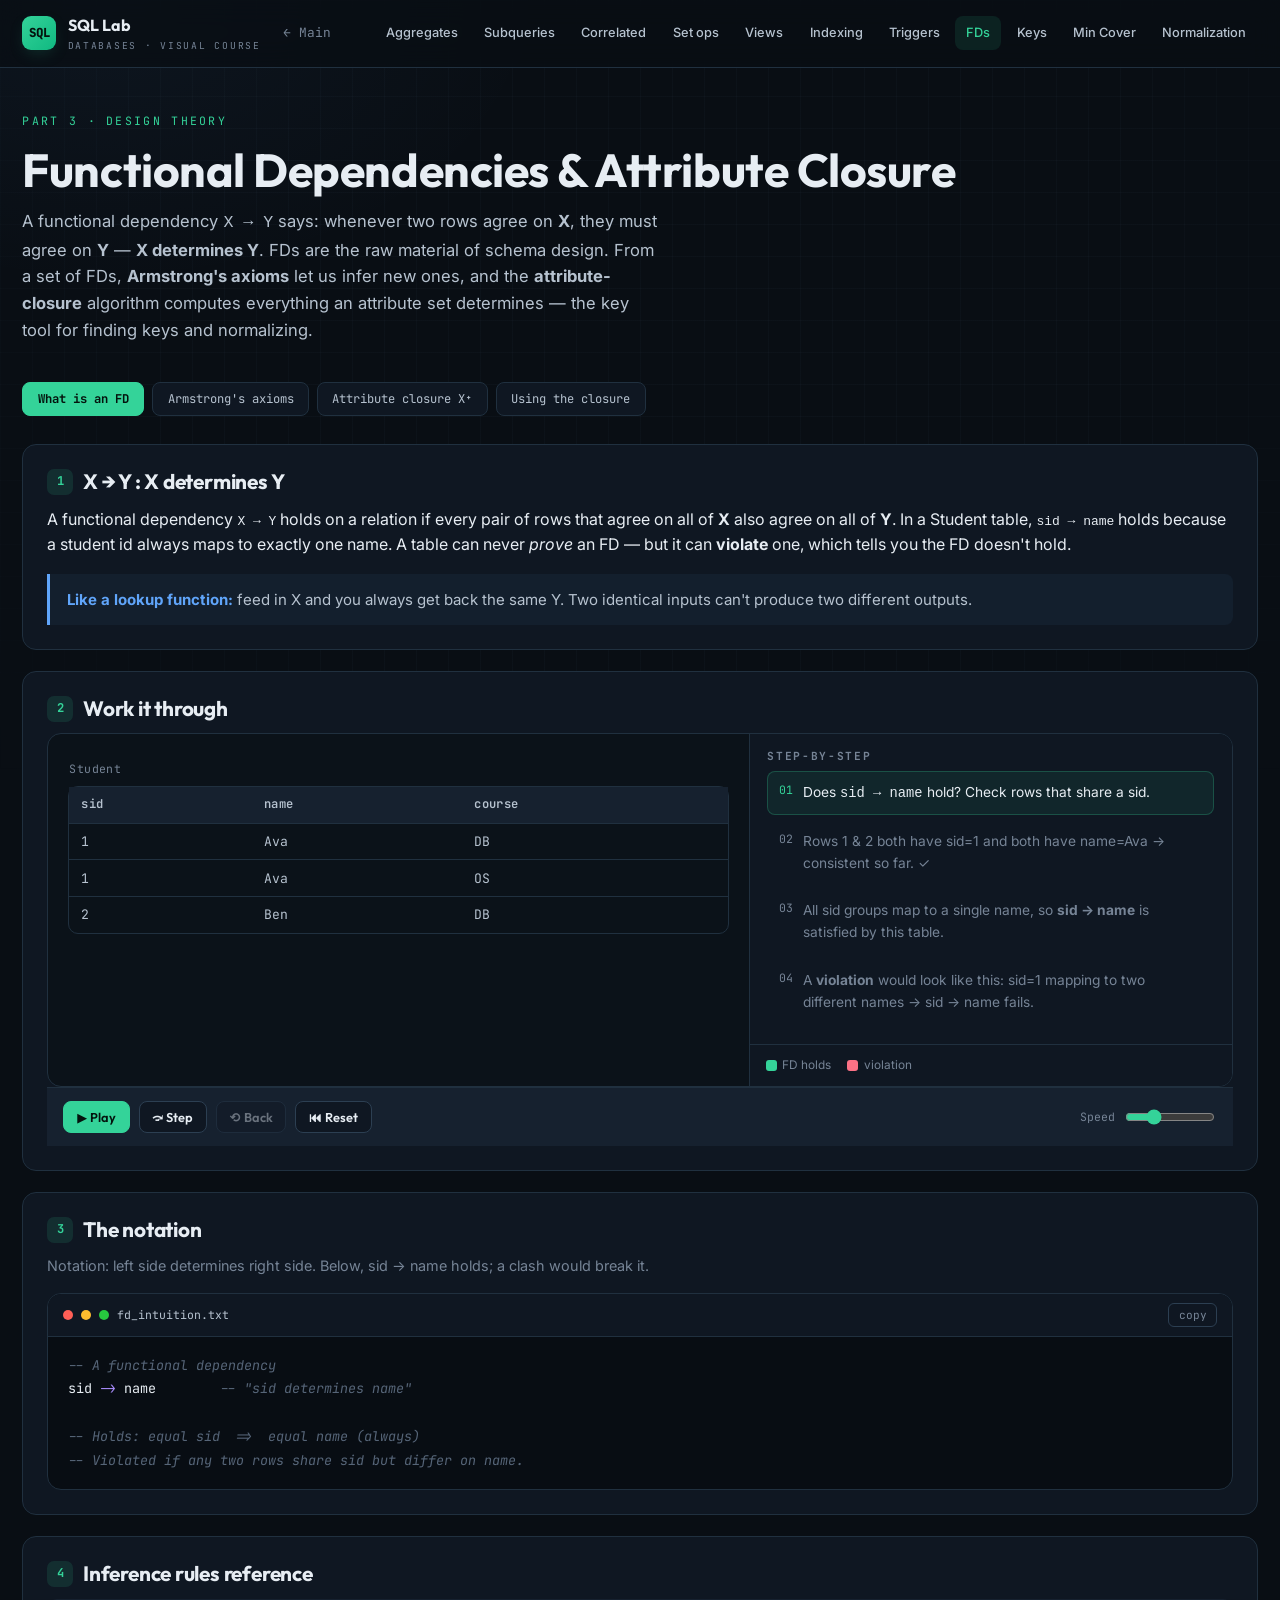
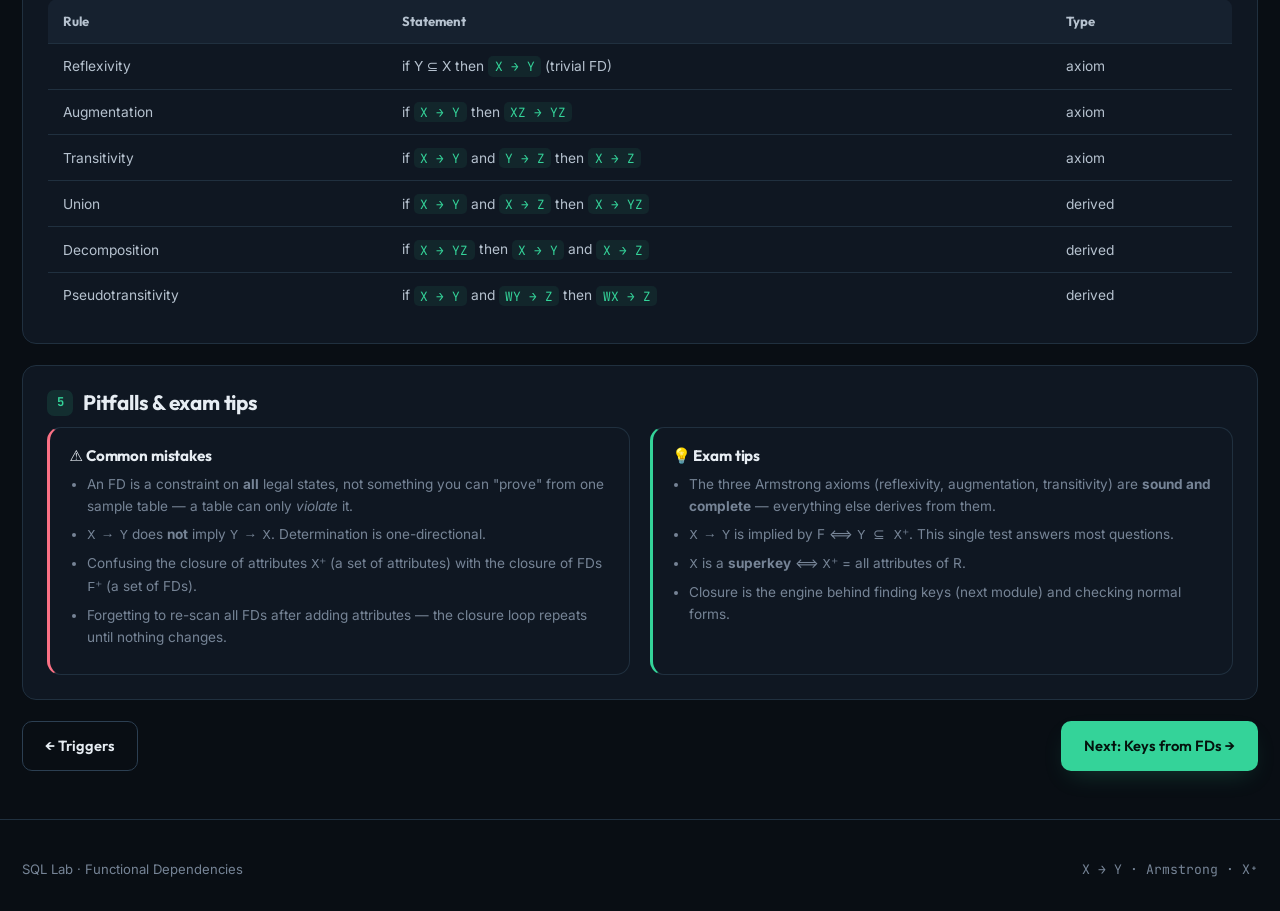
<file: modules/functional-dependencies.html>
<!DOCTYPE html>
<html lang="en">
<head>
<meta charset="UTF-8">
<meta name="viewport" content="width=device-width, initial-scale=1.0">
<title>Functional Dependencies · SQL Lab</title>
<link rel="icon" type="image/svg+xml" href="../favicon.svg">
<link rel="apple-touch-icon" href="../favicon.svg">
<link rel="stylesheet" href="../css/styles.css">
</head>
<body>

<header class="topbar">
  <div class="topbar-inner">
    <a class="brand" href="../index.html"><span class="glyph">SQL</span><span>SQL&nbsp;Lab<small>Databases · Visual Course</small></span></a>
    <a class="backhome" href="../index.html">← Main</a>
    <nav class="nav-links">
      <a href="aggregates.html">Aggregates</a>
      <a href="nested-queries.html">Subqueries</a>
      <a href="correlated.html">Correlated</a>
      <a href="set-operations.html">Set ops</a>
      <a href="views.html">Views</a>
      <a href="indexing.html">Indexing</a>
      <a href="triggers.html">Triggers</a>
      <a href="functional-dependencies.html" class="active">FDs</a>
      <a href="keys.html">Keys</a>
      <a href="minimal-cover.html">Min Cover</a>
      <a href="normalization.html">Normalization</a>
    </nav>
  </div>
</header>

<main class="wrap">
  <section class="mod-head">
    <div class="eyebrow">Part 3 · Design Theory</div>
    <h1>Functional Dependencies &amp; Attribute Closure</h1>
    <p>A functional dependency <code>X → Y</code> says: whenever two rows agree on <b>X</b>, they must agree on
      <b>Y</b> — <b>X determines Y</b>. FDs are the raw material of schema design. From a set of FDs,
      <b>Armstrong's axioms</b> let us infer new ones, and the <b>attribute-closure</b> algorithm computes
      everything an attribute set determines — the key tool for finding keys and normalizing.</p>
  </section>

  <div class="lessonbar" id="lessonbar">
    <button data-lesson="fd" class="active">What is an FD</button>
    <button data-lesson="axioms">Armstrong's axioms</button>
    <button data-lesson="closure">Attribute closure X⁺</button>
    <button data-lesson="use">Using the closure</button>
  </div>

  <div class="panel">
    <h2><span class="num">1</span><span id="cTitle"></span></h2>
    <p id="cBody"></p>
    <div class="analogy" id="cAnalogy"></div>
  </div>

  <div class="panel">
    <h2><span class="num">2</span>Work it through</h2>
    <div class="viz">
      <div class="viz-stage" id="stage"></div>
      <div class="viz-side">
        <h4>Step-by-step</h4>
        <div class="narration" id="narration"></div>
        <div class="legend" id="legend"></div>
      </div>
    </div>
    <div class="controls" id="controls"></div>
  </div>

  <div class="panel">
    <h2><span class="num">3</span>The notation</h2>
    <p style="color:var(--ink-muted); font-size:.9rem" id="codeIntro"></p>
    <div class="codeblock">
      <div class="cbar"><span class="dot r"></span><span class="dot y"></span><span class="dot g"></span>
        <span class="fname" id="fname">fds.txt</span><button class="copy">copy</button></div>
      <pre><code class="sql" id="codeEl"></code></pre>
    </div>
  </div>

  <div class="panel">
    <h2><span class="num">4</span>Inference rules reference</h2>
    <table class="tbl">
      <thead><tr><th>Rule</th><th>Statement</th><th>Type</th></tr></thead>
      <tbody>
        <tr><td>Reflexivity</td><td>if Y ⊆ X then <code>X → Y</code> (trivial FD)</td><td>axiom</td></tr>
        <tr><td>Augmentation</td><td>if <code>X → Y</code> then <code>XZ → YZ</code></td><td>axiom</td></tr>
        <tr><td>Transitivity</td><td>if <code>X → Y</code> and <code>Y → Z</code> then <code>X → Z</code></td><td>axiom</td></tr>
        <tr><td>Union</td><td>if <code>X → Y</code> and <code>X → Z</code> then <code>X → YZ</code></td><td>derived</td></tr>
        <tr><td>Decomposition</td><td>if <code>X → YZ</code> then <code>X → Y</code> and <code>X → Z</code></td><td>derived</td></tr>
        <tr><td>Pseudotransitivity</td><td>if <code>X → Y</code> and <code>WY → Z</code> then <code>WX → Z</code></td><td>derived</td></tr>
      </tbody>
    </table>
  </div>

  <div class="panel">
    <h2><span class="num">5</span>Pitfalls &amp; exam tips</h2>
    <div class="tips">
      <div class="tipcard warn"><h4>⚠️ Common mistakes</h4>
        <ul>
          <li>An FD is a constraint on <b>all</b> legal states, not something you can "prove" from one sample table — a table can only <i>violate</i> it.</li>
          <li><code>X → Y</code> does <b>not</b> imply <code>Y → X</code>. Determination is one-directional.</li>
          <li>Confusing the closure of attributes <code>X⁺</code> (a set of attributes) with the closure of FDs <code>F⁺</code> (a set of FDs).</li>
          <li>Forgetting to re-scan all FDs after adding attributes — the closure loop repeats until nothing changes.</li>
        </ul>
      </div>
      <div class="tipcard pro"><h4>💡 Exam tips</h4>
        <ul>
          <li>The three Armstrong axioms (reflexivity, augmentation, transitivity) are <b>sound and complete</b> — everything else derives from them.</li>
          <li><code>X → Y</code> is implied by F  ⟺  <code>Y ⊆ X⁺</code>. This single test answers most questions.</li>
          <li><code>X</code> is a <b>superkey</b>  ⟺  <code>X⁺</code> = all attributes of R.</li>
          <li>Closure is the engine behind finding keys (next module) and checking normal forms.</li>
        </ul>
      </div>
    </div>
  </div>

  <div style="display:flex; justify-content:space-between; margin:1rem 0 3rem">
    <a class="btn btn-ghost" href="triggers.html">← Triggers</a>
    <a class="btn btn-primary" href="keys.html">Next: Keys from FDs →</a>
  </div>
</main>

<footer><div class="wrap"><span>SQL Lab · Functional Dependencies</span><span style="font-family:var(--mono)">X → Y · Armstrong · X⁺</span></div></footer>

<script src="../js/common.js"></script>
<script>
const ALL=["A","B","C","D","E"];
/* FD set F = { A→B, B→C, CD→E, A→D } */
const F=[
  {lhs:["A"],rhs:["B"],label:"A → B"},
  {lhs:["B"],rhs:["C"],label:"B → C"},
  {lhs:["C","D"],rhs:["E"],label:"CD → E"},
  {lhs:["A"],rhs:["D"],label:"A → D"}
];

/* ---- generic, correct closure algorithm ---- */
function computeClosure(X, fds){
  const cl=new Set(X); const trace=[];
  let changed=true;
  while(changed){ changed=false;
    for(let i=0;i<fds.length;i++){
      const {lhs,rhs}=fds[i];
      if(lhs.every(a=>cl.has(a)) && !rhs.every(a=>cl.has(a))){
        const added=rhs.filter(a=>!cl.has(a)); added.forEach(a=>cl.add(a));
        trace.push({fd:i, added, snapshot:[...cl]}); changed=true;
      }
    }
  }
  return {closure:[...cl], trace};
}

/* ---- render helpers ---- */
function pills(inSet, justAdded){
  return `<div style="display:flex;gap:.4rem;flex-wrap:wrap">`+ALL.map(a=>{
    const isIn=inSet.includes(a), isNew=(justAdded||[]).includes(a);
    const bd=isNew?'var(--gold)':isIn?'var(--emerald)':'var(--border)';
    const bg=isNew?'rgba(251,191,36,.16)':isIn?'rgba(52,211,153,.13)':'transparent';
    const fg=isIn?'var(--ink)':'var(--ink-muted)';
    const op=isIn?'':'opacity:.45;';
    return `<div style="${op}min-width:34px;text-align:center;padding:.35rem .5rem;border:1px solid ${bd};background:${bg};color:${fg};border-radius:8px;font-family:var(--mono);font-weight:700">${a}</div>`;
  }).join('')+`</div>`;
}
function fdListView(activeFd, usedFds){
  return `<div style="display:flex;flex-direction:column;gap:.35rem">`+F.map((f,i)=>{
    const on=i===activeFd, used=(usedFds||[]).includes(i);
    const bd=on?'var(--gold)':used?'var(--emerald)':'var(--border)';
    const bg=on?'rgba(251,191,36,.13)':used?'rgba(52,211,153,.08)':'var(--surface-2)';
    return `<div style="padding:.4rem .7rem;border:1px solid ${bd};background:${bg};border-radius:8px;font-family:var(--mono);font-size:.82rem;color:var(--ink-dim);display:flex;justify-content:space-between">
      <span>${f.label}</span>${on?'<span style="color:var(--gold)">◀ apply</span>':used?'<span style="color:var(--emerald)">✓</span>':''}</div>`;
  }).join('')+`</div>`;
}
function closurePanel(setNow, justAdded, activeFd, usedFds, title){
  return `<div style="display:flex;flex-direction:column;gap:1rem">
    <div><div style="font-family:var(--mono);font-size:.72rem;color:var(--ink-muted);margin-bottom:.4rem">${title||'current closure'}</div>${pills(setNow,justAdded)}</div>
    <div><div style="font-family:var(--mono);font-size:.72rem;color:var(--ink-muted);margin-bottom:.4rem">FD set F</div>${fdListView(activeFd,usedFds)}</div></div>`;
}
function fdBox(text,kind){
  const c={given:'var(--blue)',derived:'var(--emerald)',mid:'var(--gold)'}[kind]||'var(--ink-muted)';
  return `<div style="display:inline-block;padding:.45rem .8rem;border:1px solid ${c};border-radius:9px;font-family:var(--mono);font-size:.88rem;color:var(--ink);background:rgba(255,255,255,.02)">${text}</div>`;
}

const LESSONS={
fd:{
  title:"X → Y : X determines Y",
  body:"A functional dependency <code>X → Y</code> holds on a relation if every pair of rows that agree on all "+
       "of <b>X</b> also agree on all of <b>Y</b>. In a Student table, <code>sid → name</code> holds because a "+
       "student id always maps to exactly one name. A table can never <i>prove</i> an FD — but it can "+
       "<b>violate</b> one, which tells you the FD doesn't hold.",
  analogy:"<b>Like a lookup function:</b> feed in X and you always get back the same Y. Two identical inputs "+
          "can't produce two different outputs.",
  fname:"fd_intuition.txt",
  codeIntro:"Notation: left side determines right side. Below, sid → name holds; a clash would break it.",
  legend:[["#34D399","FD holds"],["#FB7185","violation"]],
  code:`-- A functional dependency
sid -> name        -- "sid determines name"

-- Holds: equal sid  =>  equal name (always)
-- Violated if any two rows share sid but differ on name.`,
  build(){
    const T={cols:["sid","name","course"],rows:[[1,"Ava","DB"],[1,"Ava","OS"],[2,"Ben","DB"]]};
    const BAD={cols:["sid","name","course"],rows:[[1,"Ava","DB"],[1,"Ava","OS"],[1,"Cy","AI"]]};
    return [
      {note:"Does <code>sid → name</code> hold? Check rows that share a sid.",
        view:()=>table({caption:"Student",...T})},
      {note:"Rows 1 &amp; 2 both have sid=1 and both have name=Ava → consistent so far. ✓",
        view:()=>table({caption:"sid=1 rows agree on name",...T, rowClass:["focus","focus",""]})},
      {note:"All sid groups map to a single name, so <b>sid → name</b> is satisfied by this table.",
        view:()=>table({caption:"sid → name holds",...T, rowClass:["keep","keep","keep"]})},
      {note:"A <b>violation</b> would look like this: sid=1 mapping to two different names → sid → name fails.",
        view:()=>table({caption:"⚠ violation — sid=1 → both Ava and Cy",...BAD, rowClass:["drop","","drop"]})}
    ];
  }
},
axioms:{
  title:"Armstrong's axioms — inferring new FDs",
  body:"From a given set of FDs we can <b>derive</b> others using inference rules. The three primary axioms — "+
       "<b>reflexivity</b>, <b>augmentation</b>, and <b>transitivity</b> — are sound (only derive valid FDs) and "+
       "complete (can derive every valid FD). Union, decomposition, and pseudotransitivity follow from them.",
  analogy:"<b>Like logic rules:</b> a few trusted axioms let you chain known facts into new, guaranteed-true "+
          "conclusions.",
  fname:"axioms.txt",
  codeIntro:"Transitivity is the workhorse — it chains FDs together. Watch A→B and B→C combine into A→C.",
  legend:[["#60A5FA","given FD"],["#FBBF24","shared middle"],["#34D399","derived FD"]],
  code:`-- Armstrong's axioms (primary)
Reflexivity:   Y ⊆ X            ⊢  X -> Y
Augmentation:  X -> Y           ⊢  XZ -> YZ
Transitivity:  X -> Y, Y -> Z   ⊢  X -> Z

-- Example (transitivity):
A -> B ,  B -> C   ⊢   A -> C`,
  build(){
    return [
      {note:"We're given two FDs: <code>A → B</code> and <code>B → C</code>.",
        view:()=>`<div style="display:flex;gap:.7rem;flex-wrap:wrap;align-items:center">${fdBox("A → B","given")}${fdBox("B → C","given")}</div>`},
      {note:"They share the middle attribute <b>B</b>: A reaches B, and B reaches C.",
        view:()=>`<div style="display:flex;gap:.6rem;align-items:center;flex-wrap:wrap">${fdBox("A → <b style='color:var(--gold)'>B</b>","given")}<span style="color:var(--ink-muted)">+</span>${fdBox("<b style='color:var(--gold)'>B</b> → C","given")}</div>`},
      {note:"By <b>transitivity</b>, A determines C through B → derive <code>A → C</code>.",
        view:()=>`<div style="display:flex;gap:.7rem;align-items:center;flex-wrap:wrap">${fdBox("A → B","given")}${fdBox("B → C","given")}<span style="color:var(--ink-muted);font-size:1.2rem">⟹</span>${fdBox("A → C","derived")}</div>`},
      {note:"The derived rules — Union, Decomposition, Pseudotransitivity — all follow from the three axioms.",
        view:()=>`<div style="display:flex;flex-direction:column;gap:.5rem">
          ${fdBox("Union:  X→Y, X→Z  ⟹  X→YZ","mid")}
          ${fdBox("Decomposition:  X→YZ  ⟹  X→Y, X→Z","mid")}
          ${fdBox("Pseudotransitivity:  X→Y, WY→Z  ⟹  WX→Z","mid")}</div>`}
    ];
  }
},
closure:{
  title:"Attribute closure X⁺ — everything X determines",
  body:"The <b>closure</b> of an attribute set X, written <code>X⁺</code>, is the set of all attributes "+
       "functionally determined by X under F. The algorithm: start with X, then repeatedly add the right side "+
       "of any FD whose left side is already inside the set — until nothing new can be added.",
  analogy:"<b>Like a chain reaction:</b> X 'activates' some attributes, which satisfy more FDs, activating still "+
          "more — until the reaction settles.",
  fname:"closure_algo.txt",
  codeIntro:"Compute A⁺ for R(A,B,C,D,E) with F = {A→B, B→C, CD→E, A→D}. Watch the set grow.",
  legend:[["#34D399","in closure"],["#FBBF24","just added"],["#FBBF24","FD applied"]],
  code:`closure(X, F):
  result := X
  repeat:
    for each FD  L -> R  in F:
      if L ⊆ result:  result := result ∪ R
  until result stops changing
  return result        -- this is X⁺`,
  build(){
    const start=["A"];
    const {trace, closure}=computeClosure(start, F);
    const steps=[{note:`Start the closure with the input set: A⁺ = {A}. Nothing applied yet.`,
      view:()=>closurePanel(["A"],["A"],null,[],"A⁺ (initial)")}];
    const used=[];
    trace.forEach((t,k)=>{
      const before=t.snapshot.filter(a=>!t.added.includes(a));
      steps.push({note:`<code>${F[t.fd].label}</code>: its left side is already in the set → add <b>${t.added.join(", ")}</b>.`,
        view:()=>closurePanel(before, [], t.fd, used.slice(), `applying ${F[t.fd].label}`)});
      used.push(t.fd);
      steps.push({note:`A⁺ is now {${t.snapshot.join(", ")}}.`,
        view:()=>closurePanel(t.snapshot.slice(), t.added.slice(), null, used.slice(), "A⁺ (growing)")});
    });
    steps.push({note:`No FD can add anything new. <b>A⁺ = {${closure.join(", ")}}</b> — A determines every attribute.`,
      view:()=>closurePanel(closure.slice(), [], null, used.slice(), "A⁺ (final)")});
    return steps;
  }
},
use:{
  title:"Using the closure — implication & superkeys",
  body:"Closure answers the two questions that drive schema design. <b>Is an FD implied?</b> "+
       "<code>X → Y</code> holds iff <code>Y ⊆ X⁺</code>. <b>Is X a superkey?</b> Yes iff "+
       "<code>X⁺</code> equals all attributes of R. One algorithm, both answers.",
  analogy:"<b>Like checking reachability:</b> compute everywhere you can get from X; if your destination is in "+
          "that set, it's reachable (implied); if you can reach <i>everywhere</i>, X is a key.",
  fname:"closure_uses.txt",
  codeIntro:"Two tests against R(A,B,C,D,E), F = {A→B, B→C, CD→E, A→D}.",
  legend:[["#34D399","in closure / yes"],["#FB7185","not in closure / no"]],
  code:`-- Test 1: is  A -> E  implied?
A+ = {A,B,C,D,E}      E ∈ A+   =>  YES, implied.

-- Test 2: is  B  a superkey?
B+ = {B,C}            B+ ≠ all  =>  NO, not a superkey.

-- Test 3: is  A  a superkey?
A+ = {A,B,C,D,E} = R  =>  YES, A is a (candidate) key.`,
  build(){
    const aPlus=computeClosure(["A"],F).closure;       // all
    const bPlus=computeClosure(["B"],F).closure;       // {B,C}
    return [
      {note:"<b>Implication test:</b> is <code>A → E</code> implied? Compute A⁺ and check whether E is inside.",
        view:()=>`<div style="font-family:var(--mono);font-size:.82rem;color:var(--ink-muted);margin-bottom:.5rem">A⁺ = {${aPlus.join(", ")}}</div>`+pills(aPlus,["E"])},
      {note:"E ∈ A⁺ → <b style='color:var(--emerald)'>A → E is implied ✓</b>.",
        view:()=>`<div style="color:var(--emerald);font-family:var(--mono);padding:.3rem 0">E ∈ A⁺  ⟹  A → E holds</div>`+pills(aPlus,["E"])},
      {note:"<b>Superkey test for B:</b> compute B⁺. B → C, but C alone triggers nothing further.",
        view:()=>`<div style="font-family:var(--mono);font-size:.82rem;color:var(--ink-muted);margin-bottom:.5rem">B⁺ = {${bPlus.join(", ")}}</div>`+pills(bPlus,[])},
      {note:"B⁺ = {B, C} ≠ all attributes → <b style='color:var(--rose)'>B is NOT a superkey ✗</b>.",
        view:()=>`<div style="color:var(--rose);font-family:var(--mono);padding:.3rem 0">B⁺ misses A, D, E  ⟹  not a key</div>`+pills(bPlus,[])},
      {note:"But A⁺ = all of R → <b style='color:var(--emerald)'>A IS a superkey</b> (and a candidate key). This is the bridge to the next module.",
        view:()=>`<div style="color:var(--emerald);font-family:var(--mono);padding:.3rem 0">A⁺ = R  ⟹  A is a (candidate) key</div>`+pills(aPlus,[])}
    ];
  }
}
};

const player=new StepPlayer({
  mount:document.getElementById("stage"), narration:document.getElementById("narration"),
  controls:document.getElementById("controls"), render:(s)=>s.view()
});
let current;
const cTitle=document.getElementById("cTitle"),cBody=document.getElementById("cBody"),
      cAnalogy=document.getElementById("cAnalogy"),fname=document.getElementById("fname"),
      codeIntro=document.getElementById("codeIntro");
function load(key){
  current=LESSONS[key];
  cTitle.textContent=current.title; cBody.innerHTML=current.body; cAnalogy.innerHTML=current.analogy;
  fname.textContent=current.fname; codeIntro.textContent=current.codeIntro;
  const codeEl=document.getElementById("codeEl"); codeEl.dataset.raw=current.code; codeEl.innerHTML=highlightSQL(current.code);
  document.getElementById("legend").innerHTML=(current.legend||[]).map(([c,l])=>`<span><i style="background:${c}"></i>${l}</span>`).join("");
  player.load(current.build());
}
document.querySelectorAll("#lessonbar button").forEach(b=> b.onclick=()=>{
  document.querySelectorAll("#lessonbar button").forEach(x=>x.classList.remove("active"));
  b.classList.add("active"); load(b.dataset.lesson);
});
load("fd");
</script>
</body>
</html>
</file>
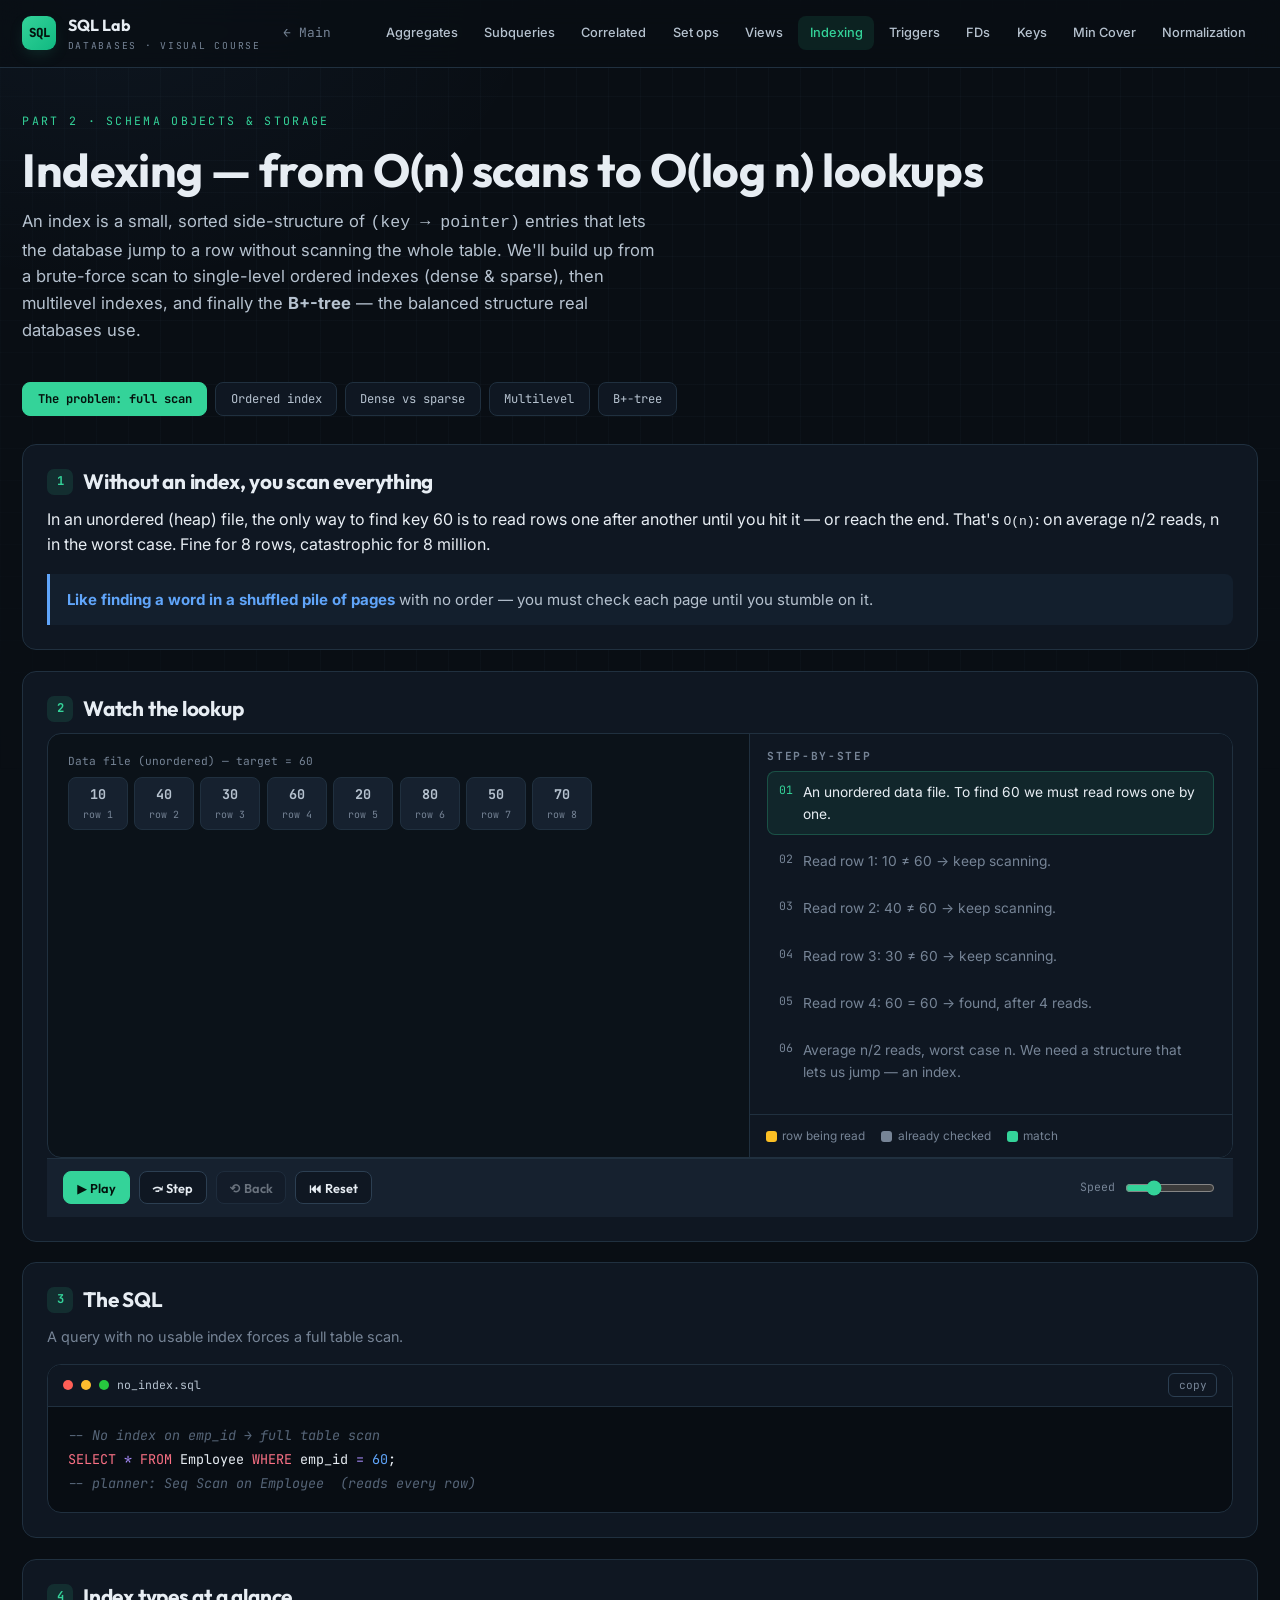
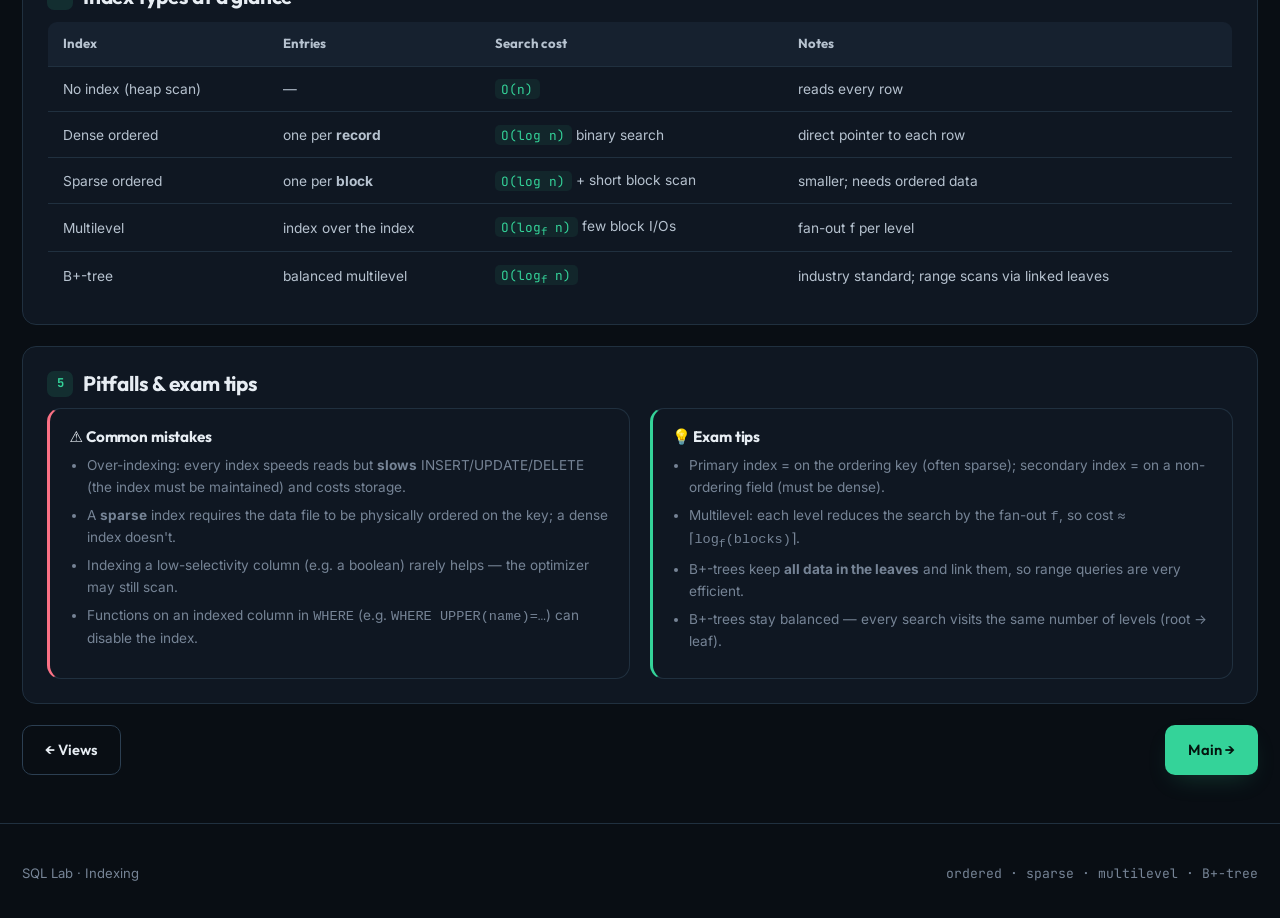
<file: modules/indexing.html>
<!DOCTYPE html>
<html lang="en">
<head>
<meta charset="UTF-8">
<meta name="viewport" content="width=device-width, initial-scale=1.0">
<title>Indexing · SQL Lab</title>
<link rel="icon" type="image/svg+xml" href="../favicon.svg">
<link rel="apple-touch-icon" href="../favicon.svg">
<link rel="stylesheet" href="../css/styles.css">
</head>
<body>

<header class="topbar">
  <div class="topbar-inner">
    <a class="brand" href="../index.html"><span class="glyph">SQL</span><span>SQL&nbsp;Lab<small>Databases · Visual Course</small></span></a>
    <a class="backhome" href="../index.html">← Main</a>
    <nav class="nav-links">
      <a href="aggregates.html">Aggregates</a>
      <a href="nested-queries.html">Subqueries</a>
      <a href="correlated.html">Correlated</a>
      <a href="set-operations.html">Set ops</a>
      <a href="views.html">Views</a>
      <a href="indexing.html" class="active">Indexing</a>
      <a href="triggers.html">Triggers</a>
      <a href="functional-dependencies.html">FDs</a>
      <a href="keys.html">Keys</a>
      <a href="minimal-cover.html">Min Cover</a>
      <a href="normalization.html">Normalization</a>
    </nav>
  </div>
</header>

<main class="wrap">
  <section class="mod-head">
    <div class="eyebrow">Part 2 · Schema Objects &amp; Storage</div>
    <h1>Indexing — from O(n) scans to O(log n) lookups</h1>
    <p>An index is a small, sorted side-structure of <code>(key → pointer)</code> entries that lets the database
      jump to a row without scanning the whole table. We'll build up from a brute-force scan to single-level
      ordered indexes (dense &amp; sparse), then multilevel indexes, and finally the <b>B+-tree</b> — the
      balanced structure real databases use.</p>
  </section>

  <div class="lessonbar" id="lessonbar">
    <button data-lesson="scan" class="active">The problem: full scan</button>
    <button data-lesson="ordered">Ordered index</button>
    <button data-lesson="sparse">Dense vs sparse</button>
    <button data-lesson="multilevel">Multilevel</button>
    <button data-lesson="btree">B+-tree</button>
  </div>

  <div class="panel">
    <h2><span class="num">1</span><span id="cTitle"></span></h2>
    <p id="cBody"></p>
    <div class="analogy" id="cAnalogy"></div>
  </div>

  <div class="panel">
    <h2><span class="num">2</span>Watch the lookup</h2>
    <div class="viz">
      <div class="viz-stage" id="stage"></div>
      <div class="viz-side">
        <h4>Step-by-step</h4>
        <div class="narration" id="narration"></div>
        <div class="legend" id="legend"></div>
      </div>
    </div>
    <div class="controls" id="controls"></div>
  </div>

  <div class="panel">
    <h2><span class="num">3</span>The SQL</h2>
    <p style="color:var(--ink-muted); font-size:.9rem" id="codeIntro"></p>
    <div class="codeblock">
      <div class="cbar"><span class="dot r"></span><span class="dot y"></span><span class="dot g"></span>
        <span class="fname" id="fname">index.sql</span><button class="copy">copy</button></div>
      <pre><code class="sql" id="codeEl"></code></pre>
    </div>
  </div>

  <div class="panel">
    <h2><span class="num">4</span>Index types at a glance</h2>
    <table class="tbl">
      <thead><tr><th>Index</th><th>Entries</th><th>Search cost</th><th>Notes</th></tr></thead>
      <tbody>
        <tr><td>No index (heap scan)</td><td>—</td><td><code>O(n)</code></td><td>reads every row</td></tr>
        <tr><td>Dense ordered</td><td>one per <b>record</b></td><td><code>O(log n)</code> binary search</td><td>direct pointer to each row</td></tr>
        <tr><td>Sparse ordered</td><td>one per <b>block</b></td><td><code>O(log n)</code> + short block scan</td><td>smaller; needs ordered data</td></tr>
        <tr><td>Multilevel</td><td>index over the index</td><td><code>O(log<sub>f</sub> n)</code> few block I/Os</td><td>fan-out f per level</td></tr>
        <tr><td>B+-tree</td><td>balanced multilevel</td><td><code>O(log<sub>f</sub> n)</code></td><td>industry standard; range scans via linked leaves</td></tr>
      </tbody>
    </table>
  </div>

  <div class="panel">
    <h2><span class="num">5</span>Pitfalls &amp; exam tips</h2>
    <div class="tips">
      <div class="tipcard warn"><h4>⚠️ Common mistakes</h4>
        <ul>
          <li>Over-indexing: every index speeds reads but <b>slows</b> INSERT/UPDATE/DELETE (the index must be maintained) and costs storage.</li>
          <li>A <b>sparse</b> index requires the data file to be physically ordered on the key; a dense index doesn't.</li>
          <li>Indexing a low-selectivity column (e.g. a boolean) rarely helps — the optimizer may still scan.</li>
          <li>Functions on an indexed column in <code>WHERE</code> (e.g. <code>WHERE UPPER(name)=…</code>) can disable the index.</li>
        </ul>
      </div>
      <div class="tipcard pro"><h4>💡 Exam tips</h4>
        <ul>
          <li>Primary index = on the ordering key (often sparse); secondary index = on a non-ordering field (must be dense).</li>
          <li>Multilevel: each level reduces the search by the fan-out <code>f</code>, so cost ≈ <code>⌈log<sub>f</sub>(blocks)⌉</code>.</li>
          <li>B+-trees keep <b>all data in the leaves</b> and link them, so range queries are very efficient.</li>
          <li>B+-trees stay balanced — every search visits the same number of levels (root → leaf).</li>
        </ul>
      </div>
    </div>
  </div>

  <div style="display:flex; justify-content:space-between; margin:1rem 0 3rem">
    <a class="btn btn-ghost" href="views.html">← Views</a>
    <a class="btn btn-primary" href="../index.html">Main →</a>
  </div>
</main>

<footer><div class="wrap"><span>SQL Lab · Indexing</span><span style="font-family:var(--mono)">ordered · sparse · multilevel · B+-tree</span></div></footer>

<script src="../js/common.js"></script>
<script>
/* ---------- box / layout helpers ---------- */
function box(key, sub, kind, opts){
  opts=opts||{};
  const m={
    idle:['var(--border)','var(--surface-2)','var(--ink-dim)'],
    range:['rgba(96,165,250,.5)','rgba(96,165,250,.08)','var(--ink)'],
    cur:['var(--gold)','rgba(251,191,36,.13)','var(--ink)'],
    found:['var(--emerald)','rgba(52,211,153,.15)','var(--ink)'],
    out:['var(--border)','transparent','var(--ink-muted)'],
    path:['var(--violet)','rgba(167,139,250,.13)','var(--ink)'],
    data:['var(--border-2)','var(--surface)','var(--ink-dim)']
  };
  const [bd,bg,fg]=m[kind]||m.idle;
  const op=kind==='out'?'opacity:.34;':'';
  const wd=`min-width:${opts.w||60}px;`;
  return `<div style="${wd}${op}display:flex;flex-direction:column;align-items:center;gap:.05rem;padding:.4rem .55rem;
    border:1px solid ${bd};background:${bg};color:${fg};border-radius:8px;font-family:var(--mono);font-size:.84rem">
    <b>${key}</b>${sub!=null?`<span style="font-size:.62rem;color:var(--ink-muted)">${sub}</span>`:''}</div>`;
}
function colWrap(inner,label){ return `<div><div style="font-family:var(--mono);font-size:.7rem;color:var(--ink-muted);margin-bottom:.35rem">${label||''}</div><div style="display:flex;flex-direction:column;gap:.32rem">${inner}</div></div>`; }
function rowWrap(inner,label){ return `<div><div style="font-family:var(--mono);font-size:.7rem;color:var(--ink-muted);margin-bottom:.35rem">${label||''}</div><div style="display:flex;gap:.4rem;flex-wrap:wrap">${inner}</div></div>`; }
function flow(...parts){ return `<div style="display:flex;gap:1rem;align-items:flex-start;flex-wrap:wrap">${parts.join('<div style="align-self:center;color:var(--ink-muted);font-size:1.3rem">→</div>')}</div>`; }

const TARGET=60;
const SCAN=[10,40,30,60,20,80,50,70];
const SORTED=[10,20,30,40,50,60,70,80];

const LESSONS={
scan:{
  title:"Without an index, you scan everything",
  body:"In an unordered (heap) file, the only way to find key 60 is to read rows one after another until you "+
       "hit it — or reach the end. That's <code>O(n)</code>: on average n/2 reads, n in the worst case. Fine "+
       "for 8 rows, catastrophic for 8 million.",
  analogy:"<b>Like finding a word in a shuffled pile of pages</b> with no order — you must check each page until "+
          "you stumble on it.",
  fname:"no_index.sql",
  codeIntro:"A query with no usable index forces a full table scan.",
  legend:[["cur","row being read"],["out","already checked"],["found","match"]],
  code:`-- No index on emp_id → full table scan
SELECT * FROM Employee WHERE emp_id = 60;
-- planner: Seq Scan on Employee  (reads every row)`,
  build(){
    const steps=[{note:"An unordered data file. To find 60 we must read rows one by one.",
      view:()=>rowWrap(SCAN.map((k,i)=>box(k,'row '+(i+1),'idle')).join(''),"Data file (unordered) — target = 60")}];
    for(let i=0;i<=3;i++){
      steps.push({note:i<3?`Read row ${i+1}: ${SCAN[i]} ≠ 60 → keep scanning.`:`Read row 4: 60 = 60 → found, after 4 reads.`,
        view:()=>rowWrap(SCAN.map((k,j)=>box(k,'row '+(j+1), j<i?'out':j===i?(k===60?'found':'cur'):'idle')).join(''),"Sequential scan")});
    }
    steps.push({note:"Average n/2 reads, worst case n. We need a structure that lets us jump — an index.",
      view:()=>rowWrap(SCAN.map(k=>box(k,null,k===60?'found':'out')).join(''),"O(n) — every row potentially read")});
    return steps;
  }
},
ordered:{
  title:"Single-level ordered index — binary search",
  body:"A <b>dense</b> ordered index stores one sorted entry per record: <code>(key → pointer)</code>. Because "+
       "it's sorted, we can <b>binary search</b> it in <code>O(log n)</code>, then follow the pointer straight "+
       "to the row — no scanning the data itself.",
  analogy:"<b>Like the index at the back of a textbook:</b> look up the term alphabetically, jump to the exact "+
          "page number it points to.",
  fname:"create_index.sql",
  codeIntro:"Create an index on emp_id, then the planner does an index lookup (binary search) instead of a scan.",
  legend:[["range","still in search range"],["cur","mid (being compared)"],["found","match"],["out","discarded"]],
  code:`-- Build a sorted index on emp_id
CREATE INDEX idx_emp_id ON Employee(emp_id);

SELECT * FROM Employee WHERE emp_id = 60;
-- planner: Index Scan using idx_emp_id  (binary search → pointer)`,
  build(){
    const steps=[];
    steps.push({note:"A dense ordered index: one sorted entry per record, each pointing to its row.",
      view:()=>flow(
        colWrap(SORTED.map(k=>box(k,'→ row','data')).join(''),"Index (sorted: key → pointer)"),
        colWrap(SORTED.map(k=>box(k,'record','data')).join(''),"Data file"))});
    const frames=[[0,7,3],[4,7,5]];
    frames.forEach(([l,h,mid])=>{
      steps.push({note:SORTED[mid]===TARGET?`mid = index[${mid}] = 60 = target → found! Follow its pointer.`
          :`Binary search: mid = index[${mid}] = ${SORTED[mid]}; 60 &gt; ${SORTED[mid]} → keep the right half.`,
        view:()=>colWrap(SORTED.map((k,i)=>box(k, i===mid?'mid':null, i===mid?(k===TARGET?'found':'cur'):(i>=l&&i<=h?'range':'out'))).join(''),
          `Binary search over the index  (lo=${l}, hi=${h}, mid=${mid})`)});
    });
    steps.push({note:"The matched entry's pointer leads straight to record 60 — about log₂(8)=3 probes, not 8.",
      view:()=>flow(box(60,'index entry','found'), box(60,'data record','found'))});
    return steps;
  }
},
sparse:{
  title:"Dense vs sparse — one per record, or one per block",
  body:"A <b>dense</b> index has an entry for every record. A <b>sparse</b> index keeps just one entry per "+
       "data <b>block</b> (its first key), so it's much smaller — but the data file must be ordered, and you "+
       "do a short scan inside the located block.",
  analogy:"<b>Dense = a phone book with every name; sparse = only the first name on each page.</b> With sparse "+
          "you flip to the right page, then glance down it.",
  fname:"sparse.sql",
  codeIntro:"A sparse index over ordered blocks: locate the block, then scan within it.",
  legend:[["range","key ≤ target"],["cur","chosen anchor / block"],["found","match"],["out","too large"]],
  code:`-- A primary (sparse) index is built on the ordering key.
-- One index entry per block: the block's first (anchor) key.
SELECT * FROM Employee WHERE emp_id = 60;  -- anchor 50 → block B3 → scan`,
  build(){
    const blocks=[[10,20],[30,40],[50,60],[70,80]];
    const anchors=[10,30,50,70];
    return [
      {note:"Data is ordered in blocks. The sparse index holds one anchor (first key) per block.",
        view:()=>flow(
          colWrap(anchors.map((k,i)=>box(k,'→ B'+(i+1),'data')).join(''),"Sparse index (1 entry / block)"),
          rowWrap(blocks.map((b,i)=>box(b.join(','),'B'+(i+1),'data',{w:78})).join(''),"Ordered data blocks"))},
      {note:"Find the largest anchor ≤ 60: 10 ✓, 30 ✓, 50 ✓, 70 ✗ → choose anchor 50 → block B3.",
        view:()=>colWrap(anchors.map(k=>box(k,'→ B'+(['10','30','50','70'].indexOf(String(k))+1), k===50?'cur':k<50?'range':'out')).join(''),"Scan index for largest anchor ≤ 60")},
      {note:"Follow the pointer to B3 and scan inside it: 50 ≠ 60, then 60 = 60 → found.",
        view:()=>rowWrap(blocks[2].map(k=>box(k,'B3',k===60?'found':'cur',{w:78})).join(''),"Short scan within block B3")},
      {note:"Sparse uses far less space (1/block) at the cost of a tiny in-block scan; dense gives direct hits.",
        view:()=>flow(
          colWrap([box('dense','1 / record','data',{w:90}),box('larger','more space','out',{w:90}),box('direct','no block scan','found',{w:90})].join(''),"Dense"),
          colWrap([box('sparse','1 / block','data',{w:90}),box('smaller','less space','found',{w:90}),box('scan blk','short scan','cur',{w:90})].join(''),"Sparse"))}
    ];
  }
},
multilevel:{
  title:"Multilevel — an index on the index",
  body:"When the index itself spans many blocks, searching it is slow again. The fix: build a smaller "+
       "<b>outer</b> index whose entries point to <b>blocks of the inner</b> index. Each level cuts the search "+
       "by the fan-out <code>f</code>, so cost becomes <code>⌈log<sub>f</sub> n⌉</code> block reads.",
  analogy:"<b>Like a table of contents pointing to chapter indexes, which point to pages.</b> Two quick hops "+
          "instead of flipping through one giant index.",
  fname:"multilevel.sql",
  codeIntro:"Two index levels: the outer routes to an inner block, the inner routes to the data.",
  legend:[["cur","chosen at this level"],["path","route taken"],["found","match"],["out","skipped"]],
  code:`-- Conceptually: a 2-level index
-- outer index → inner index block → data block
-- Search cost ≈ ceil(log_f(#blocks)) block accesses`,
  build(){
    const outer=[10,50];                 // each points to an inner block
    const inner=[[10,30],[50,70]];       // anchors of data blocks
    const dataB=[[10,20],[30,40],[50,60],[70,80]];
    return [
      {note:"Three levels: outer index → inner index blocks → ordered data blocks.",
        view:()=>flow(
          colWrap(outer.map((k,i)=>box(k,'→ II'+(i+1),'data')).join(''),"Outer index"),
          colWrap(inner.map((blk,i)=>box(blk.join(','),'II'+(i+1),'data',{w:80})).join(''),"Inner index blocks"),
          rowWrap(dataB.map((b,i)=>box(b.join(','),'B'+(i+1),'data',{w:78})).join(''),"Data blocks"))},
      {note:"Outer level: largest key ≤ 60 is 50 → route to inner block II2.",
        view:()=>flow(
          colWrap(outer.map(k=>box(k,'→ II'+(outer.indexOf(k)+1), k===50?'cur':'out')).join(''),"Outer index"),
          colWrap(inner.map((blk,i)=>box(blk.join(','),'II'+(i+1), i===1?'path':'out',{w:80})).join(''),"Inner index"))},
      {note:"Inner block II2 = [50,70]: largest ≤ 60 is 50 → route to data block B3.",
        view:()=>flow(
          rowWrap(inner[1].map(k=>box(k, k===50?'cur':null, k===50?'cur':'out')).join(''),"Inner block II2"),
          rowWrap(dataB.map((b,i)=>box(b.join(','),'B'+(i+1), i===2?'path':'out',{w:78})).join(''),"Data blocks"))},
      {note:"Data block B3 = [50,60]: scan → 60 found. Just 2 index hops + 1 data read, regardless of table size.",
        view:()=>rowWrap(dataB[2].map(k=>box(k,'B3',k===60?'found':'cur',{w:78})).join(''),"Data block B3")}
    ];
  }
},
btree:{
  title:"B+-tree — the balanced index databases use",
  body:"A <b>B+-tree</b> generalises the multilevel idea into a self-balancing tree. <b>Internal nodes</b> hold "+
       "only routing keys; <b>all real keys live in the leaves</b>, which are linked left-to-right. Every search "+
       "walks root → leaf — the same short depth for every key — and range scans just follow the leaf links.",
  analogy:"<b>Like a always-balanced decision tree:</b> at each node you pick the right branch by comparing the "+
          "key, descending a fixed number of levels to the answer every time.",
  fname:"btree.sql",
  codeIntro:"B-tree indexes are the default in PostgreSQL, MySQL, Oracle and more.",
  legend:[["path","search path"],["cur","node being compared"],["found","match"],["data","leaf / node"]],
  code:`-- B+-tree is the default index type
CREATE INDEX idx_emp_id ON Employee(emp_id);   -- USING btree

-- Great for equality AND range queries:
SELECT * FROM Employee WHERE emp_id BETWEEN 50 AND 80;  -- walks leaves`,
  build(){
    const leaves=[[10,20],[30,40],[50,60],[70,80]];
    function tree(o){
      o=o||{};
      const root=`<div style="display:inline-flex;align-items:center;gap:.25rem;padding:.45rem .7rem;border:1px solid ${o.rootHi?'var(--gold)':'var(--border-2)'};background:${o.rootHi?'rgba(251,191,36,.13)':'var(--surface)'};border-radius:9px;font-family:var(--mono);font-size:.84rem">`+
        [30,50,70].map(k=>`<span style="color:var(--ink-muted)">◦</span><b style="color:var(--ink)">${k}</b>`).join('')+`<span style="color:var(--ink-muted)">◦</span></div>`;
      const leafRow=`<div style="display:flex;gap:.5rem;flex-wrap:wrap;justify-content:center">`+
        leaves.map((lf,i)=>box(lf.join('·'),'leaf '+(i+1), o.found===i?'found':o.leaf===i?'path':'data',{w:74})).join('')+`</div>`;
      const links=`<div style="font-family:var(--mono);font-size:.64rem;color:var(--ink-muted);text-align:center;margin-top:.2rem">leaves linked:  L1 → L2 → L3 → L4  (range scans)</div>`;
      return `<div style="display:flex;flex-direction:column;align-items:center;gap:.55rem">
        <div style="font-family:var(--mono);font-size:.7rem;color:var(--ink-muted)">B+-tree · internal routing keys [30 · 50 · 70]</div>
        ${root}<div style="color:var(--ink-muted)">${o.arrow||'│'}</div>${leafRow}${links}</div>`;
    }
    return [
      {note:"A B+-tree: root holds routing keys 30·50·70; the four leaves hold the actual keys and are linked.",
        view:()=>tree({})},
      {note:"Search 60 at the root: 60 ≥ 50 and 60 &lt; 70 → take the pointer between 50 and 70 (third child).",
        view:()=>tree({rootHi:true, arrow:'│  60 ≥ 50, &lt; 70  → child 3 ▼'})},
      {note:"Descend to leaf L3 = [50·60]. Every search travels the same root→leaf depth (balanced).",
        view:()=>tree({leaf:2, arrow:'▼ descend to L3'})},
      {note:"Scan leaf L3: 60 = 60 → found. For a range query, just walk the leaf links rightward.",
        view:()=>tree({found:2, arrow:'▼'})}
    ];
  }
}
};

const player=new StepPlayer({
  mount:document.getElementById("stage"), narration:document.getElementById("narration"),
  controls:document.getElementById("controls"), render:(s)=>s.view()
});
let current;
const cTitle=document.getElementById("cTitle"),cBody=document.getElementById("cBody"),
      cAnalogy=document.getElementById("cAnalogy"),fname=document.getElementById("fname"),
      codeIntro=document.getElementById("codeIntro");
const cmap={range:"var(--blue)",cur:"var(--gold)",found:"var(--emerald)",out:"var(--ink-muted)",path:"var(--violet)",data:"var(--border-2)"};
function load(key){
  current=LESSONS[key];
  cTitle.textContent=current.title; cBody.innerHTML=current.body; cAnalogy.innerHTML=current.analogy;
  fname.textContent=current.fname; codeIntro.textContent=current.codeIntro;
  const codeEl=document.getElementById("codeEl"); codeEl.dataset.raw=current.code; codeEl.innerHTML=highlightSQL(current.code);
  document.getElementById("legend").innerHTML=(current.legend||[]).map(([c,l])=>`<span><i style="background:${cmap[c]||'#888'}"></i>${l}</span>`).join("");
  player.load(current.build());
}
document.querySelectorAll("#lessonbar button").forEach(b=> b.onclick=()=>{
  document.querySelectorAll("#lessonbar button").forEach(x=>x.classList.remove("active"));
  b.classList.add("active"); load(b.dataset.lesson);
});
load("scan");
</script>
</body>
</html>
</file>
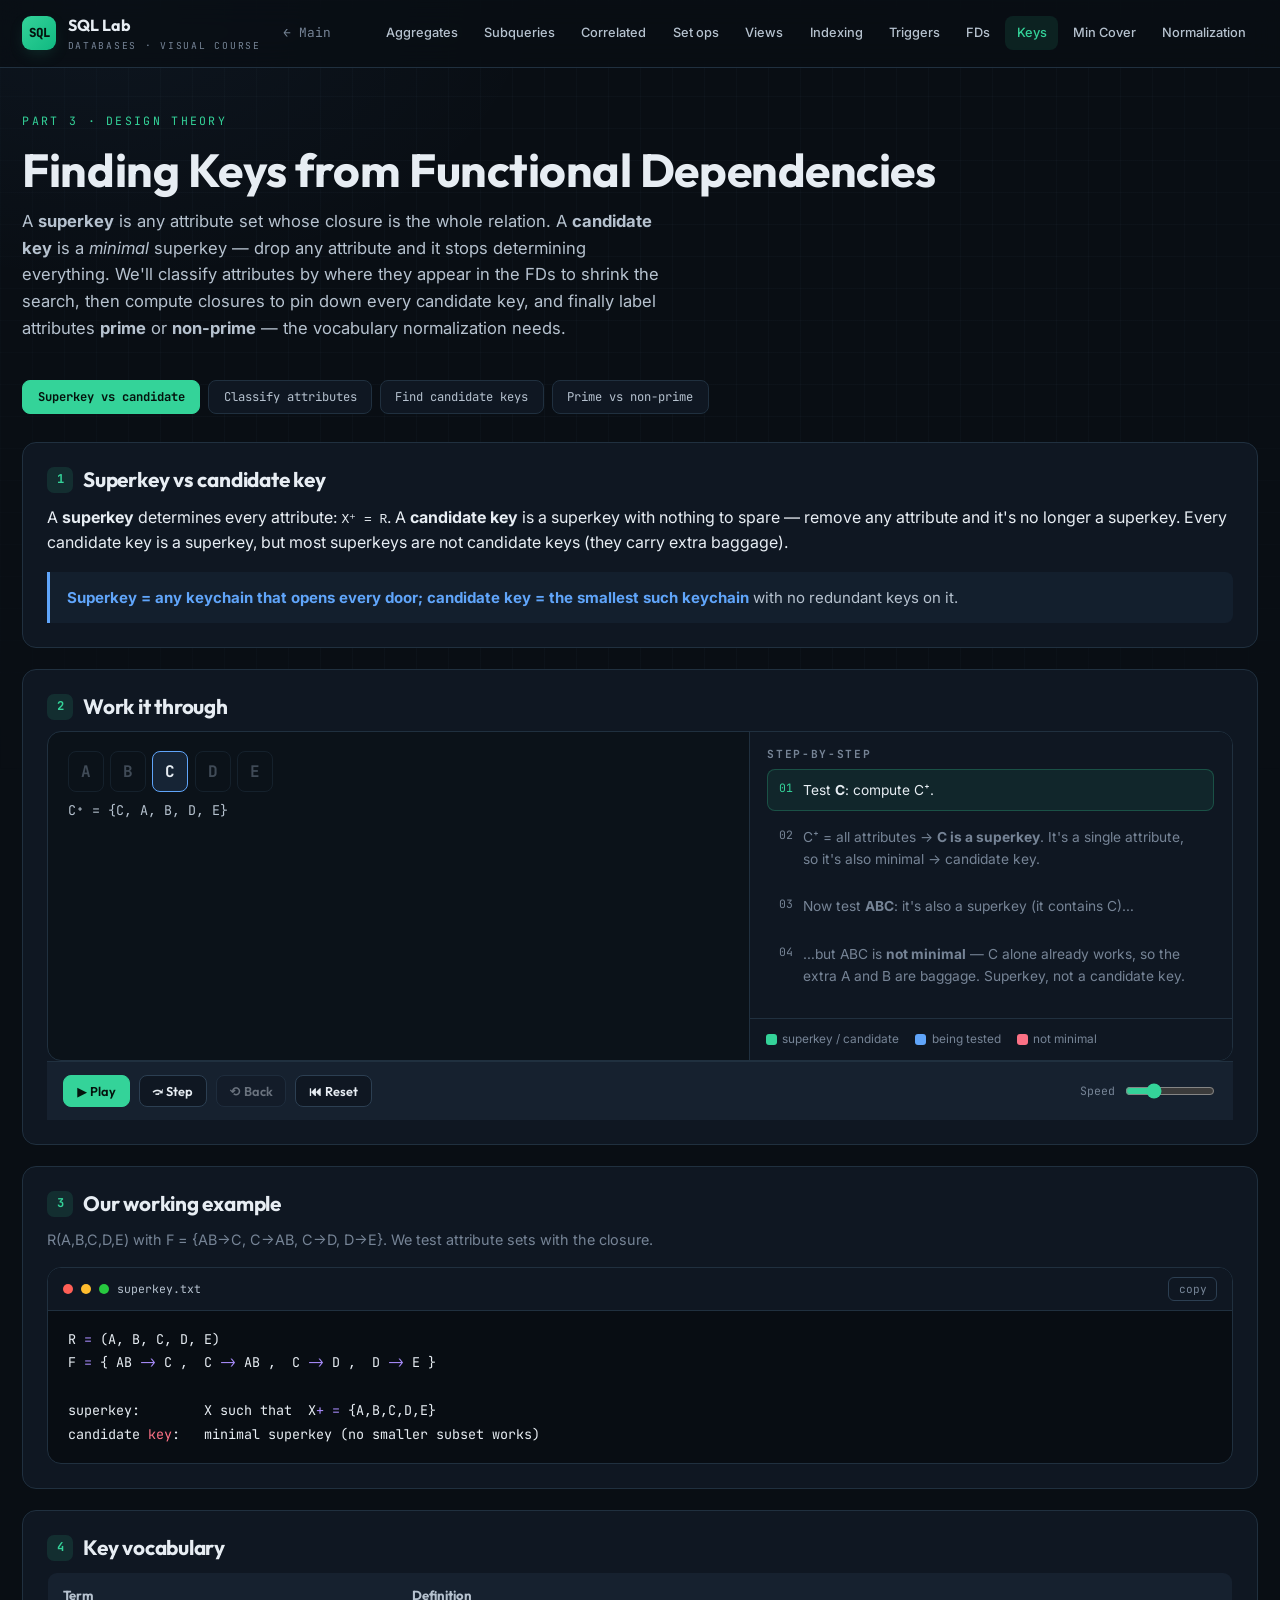
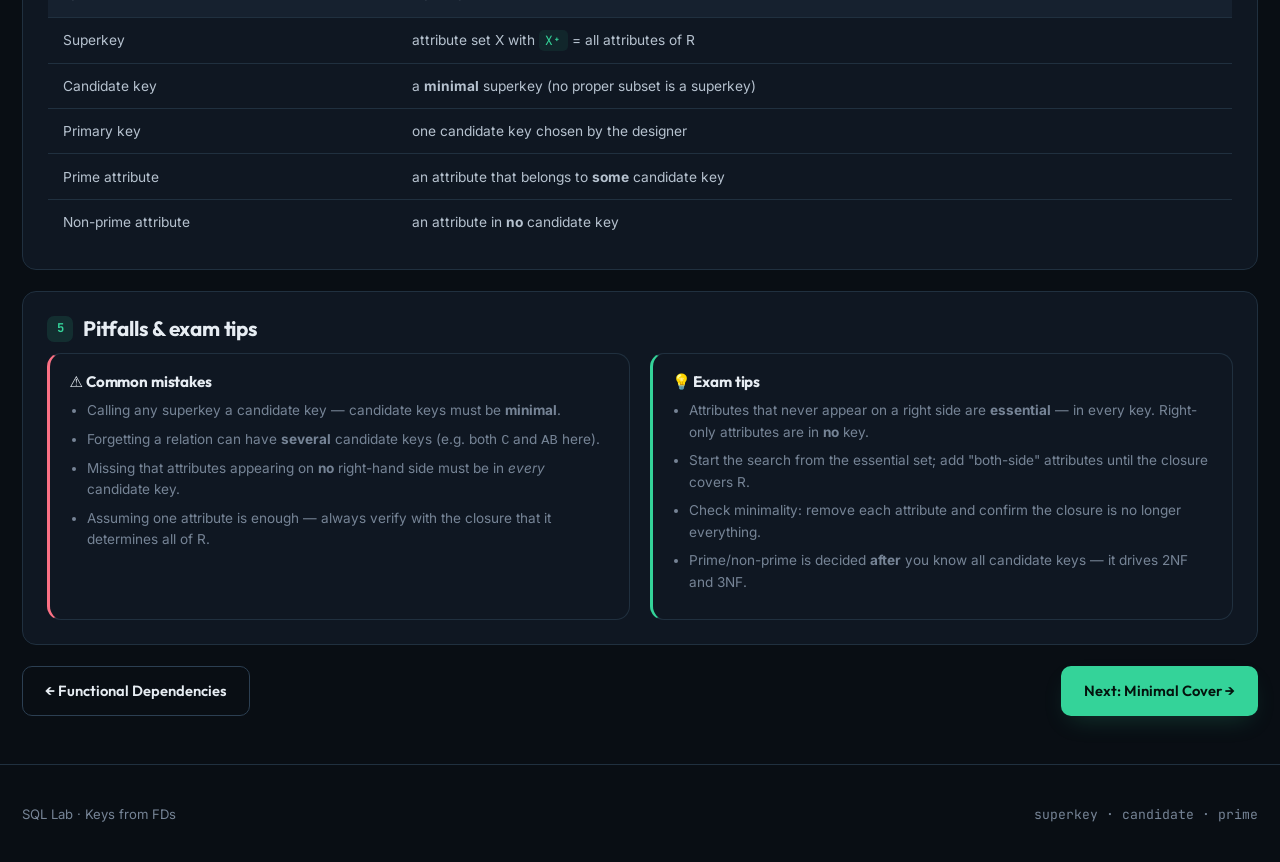
<file: modules/keys.html>
<!DOCTYPE html>
<html lang="en">
<head>
<meta charset="UTF-8">
<meta name="viewport" content="width=device-width, initial-scale=1.0">
<title>Keys from FDs · SQL Lab</title>
<link rel="icon" type="image/svg+xml" href="../favicon.svg">
<link rel="apple-touch-icon" href="../favicon.svg">
<link rel="stylesheet" href="../css/styles.css">
</head>
<body>

<header class="topbar">
  <div class="topbar-inner">
    <a class="brand" href="../index.html"><span class="glyph">SQL</span><span>SQL&nbsp;Lab<small>Databases · Visual Course</small></span></a>
    <a class="backhome" href="../index.html">← Main</a>
    <nav class="nav-links">
      <a href="aggregates.html">Aggregates</a>
      <a href="nested-queries.html">Subqueries</a>
      <a href="correlated.html">Correlated</a>
      <a href="set-operations.html">Set ops</a>
      <a href="views.html">Views</a>
      <a href="indexing.html">Indexing</a>
      <a href="triggers.html">Triggers</a>
      <a href="functional-dependencies.html">FDs</a>
      <a href="keys.html" class="active">Keys</a>
      <a href="minimal-cover.html">Min Cover</a>
      <a href="normalization.html">Normalization</a>
    </nav>
  </div>
</header>

<main class="wrap">
  <section class="mod-head">
    <div class="eyebrow">Part 3 · Design Theory</div>
    <h1>Finding Keys from Functional Dependencies</h1>
    <p>A <b>superkey</b> is any attribute set whose closure is the whole relation. A <b>candidate key</b> is a
      <i>minimal</i> superkey — drop any attribute and it stops determining everything. We'll classify attributes
      by where they appear in the FDs to shrink the search, then compute closures to pin down every candidate
      key, and finally label attributes <b>prime</b> or <b>non-prime</b> — the vocabulary normalization needs.</p>
  </section>

  <div class="lessonbar" id="lessonbar">
    <button data-lesson="super" class="active">Superkey vs candidate</button>
    <button data-lesson="classify">Classify attributes</button>
    <button data-lesson="find">Find candidate keys</button>
    <button data-lesson="prime">Prime vs non-prime</button>
  </div>

  <div class="panel">
    <h2><span class="num">1</span><span id="cTitle"></span></h2>
    <p id="cBody"></p>
    <div class="analogy" id="cAnalogy"></div>
  </div>

  <div class="panel">
    <h2><span class="num">2</span>Work it through</h2>
    <div class="viz">
      <div class="viz-stage" id="stage"></div>
      <div class="viz-side">
        <h4>Step-by-step</h4>
        <div class="narration" id="narration"></div>
        <div class="legend" id="legend"></div>
      </div>
    </div>
    <div class="controls" id="controls"></div>
  </div>

  <div class="panel">
    <h2><span class="num">3</span>Our working example</h2>
    <p style="color:var(--ink-muted); font-size:.9rem" id="codeIntro"></p>
    <div class="codeblock">
      <div class="cbar"><span class="dot r"></span><span class="dot y"></span><span class="dot g"></span>
        <span class="fname" id="fname">relation.txt</span><button class="copy">copy</button></div>
      <pre><code class="sql" id="codeEl"></code></pre>
    </div>
  </div>

  <div class="panel">
    <h2><span class="num">4</span>Key vocabulary</h2>
    <table class="tbl">
      <thead><tr><th>Term</th><th>Definition</th></tr></thead>
      <tbody>
        <tr><td>Superkey</td><td>attribute set X with <code>X⁺</code> = all attributes of R</td></tr>
        <tr><td>Candidate key</td><td>a <b>minimal</b> superkey (no proper subset is a superkey)</td></tr>
        <tr><td>Primary key</td><td>one candidate key chosen by the designer</td></tr>
        <tr><td>Prime attribute</td><td>an attribute that belongs to <b>some</b> candidate key</td></tr>
        <tr><td>Non-prime attribute</td><td>an attribute in <b>no</b> candidate key</td></tr>
      </tbody>
    </table>
  </div>

  <div class="panel">
    <h2><span class="num">5</span>Pitfalls &amp; exam tips</h2>
    <div class="tips">
      <div class="tipcard warn"><h4>⚠️ Common mistakes</h4>
        <ul>
          <li>Calling any superkey a candidate key — candidate keys must be <b>minimal</b>.</li>
          <li>Forgetting a relation can have <b>several</b> candidate keys (e.g. both <code>C</code> and <code>AB</code> here).</li>
          <li>Missing that attributes appearing on <b>no</b> right-hand side must be in <i>every</i> candidate key.</li>
          <li>Assuming one attribute is enough — always verify with the closure that it determines all of R.</li>
        </ul>
      </div>
      <div class="tipcard pro"><h4>💡 Exam tips</h4>
        <ul>
          <li>Attributes that never appear on a right side are <b>essential</b> — in every key. Right-only attributes are in <b>no</b> key.</li>
          <li>Start the search from the essential set; add "both-side" attributes until the closure covers R.</li>
          <li>Check minimality: remove each attribute and confirm the closure is no longer everything.</li>
          <li>Prime/non-prime is decided <b>after</b> you know all candidate keys — it drives 2NF and 3NF.</li>
        </ul>
      </div>
    </div>
  </div>

  <div style="display:flex; justify-content:space-between; margin:1rem 0 3rem">
    <a class="btn btn-ghost" href="functional-dependencies.html">← Functional Dependencies</a>
    <a class="btn btn-primary" href="minimal-cover.html">Next: Minimal Cover →</a>
  </div>
</main>

<footer><div class="wrap"><span>SQL Lab · Keys from FDs</span><span style="font-family:var(--mono)">superkey · candidate · prime</span></div></footer>

<script src="../js/common.js"></script>
<script>
/* R(A,B,C,D,E),  F = { AB→C, C→AB, C→D, D→E }   → candidate keys {C} and {AB} */
const ALL=["A","B","C","D","E"];
const F=[
  {lhs:["A","B"],rhs:["C"],label:"AB → C"},
  {lhs:["C"],rhs:["A","B"],label:"C → AB"},
  {lhs:["C"],rhs:["D"],label:"C → D"},
  {lhs:["D"],rhs:["E"],label:"D → E"}
];
function closure(X){ const cl=new Set(X); let ch=true;
  while(ch){ ch=false; for(const {lhs,rhs} of F){ if(lhs.every(a=>cl.has(a))&&!rhs.every(a=>cl.has(a))){ rhs.forEach(a=>cl.add(a)); ch=true; } } }
  return [...cl];
}
const isSuper=X=>closure(X).length===ALL.length;
function candidateKeys(){
  const subs=[];
  for(let m=1;m<(1<<ALL.length);m++){ const s=[]; for(let i=0;i<ALL.length;i++) if(m&(1<<i)) s.push(ALL[i]); subs.push(s); }
  subs.sort((a,b)=>a.length-b.length);
  const cks=[];
  for(const s of subs){ if(isSuper(s) && !cks.some(ck=>ck.every(a=>s.includes(a)))) cks.push(s); }
  return cks;
}
const CKS=candidateKeys();                 // [['C'],['A','B']]
const PRIME=[...new Set(CKS.flat())].sort();// A,B,C
const NONPRIME=ALL.filter(a=>!PRIME.includes(a)); // D,E

/* attribute side classification */
function classify(){
  const leftAll=new Set(F.flatMap(f=>f.lhs)), rightAll=new Set(F.flatMap(f=>f.rhs));
  const cls={};
  ALL.forEach(a=>{
    const l=leftAll.has(a), r=rightAll.has(a);
    cls[a]= (!l&&!r)?'neither' : (l&&!r)?'leftonly' : (!l&&r)?'rightonly' : 'both';
  });
  return cls;
}

/* ---- render ---- */
function pills(setHi, kindMap){
  return `<div style="display:flex;gap:.4rem;flex-wrap:wrap">`+ALL.map(a=>{
    const k=(kindMap&&kindMap[a])|| (setHi&&setHi.includes(a)?'in':'idle');
    const col={in:['var(--emerald)','rgba(52,211,153,.14)','var(--ink)'],
      key:['var(--emerald)','rgba(52,211,153,.18)','var(--ink)'],
      excl:['var(--rose)','rgba(251,113,133,.12)','var(--ink)'],
      must:['var(--gold)','rgba(251,191,36,.15)','var(--ink)'],
      test:['var(--blue)','rgba(96,165,250,.12)','var(--ink)'],
      idle:['var(--border)','transparent','var(--ink-muted)']}[k]||['var(--border)','transparent','var(--ink-muted)'];
    const op=k==='idle'?'opacity:.5;':'';
    return `<div style="${op}min-width:36px;text-align:center;padding:.4rem .55rem;border:1px solid ${col[0]};background:${col[1]};color:${col[2]};border-radius:8px;font-family:var(--mono);font-weight:700">${a}</div>`;
  }).join('')+`</div>`;
}
function fdList(){
  return `<div style="display:flex;flex-direction:column;gap:.3rem">`+F.map(f=>
    `<div style="padding:.35rem .7rem;border:1px solid var(--border);background:var(--surface-2);border-radius:8px;font-family:var(--mono);font-size:.82rem;color:var(--ink-dim)">${f.label}</div>`).join('')+`</div>`;
}
function closureLine(X){ return `<div style="font-family:var(--mono);font-size:.84rem;color:var(--ink-dim);margin:.5rem 0">${X.join('')}⁺ = {${closure(X).join(', ')}}</div>`; }
function verdict(text,ok){ return `<div style="font-family:var(--mono);font-size:.86rem;color:${ok?'var(--emerald)':'var(--rose)'};padding:.3rem 0">${text}</div>`; }

const LESSONS={
super:{
  title:"Superkey vs candidate key",
  body:"A <b>superkey</b> determines every attribute: <code>X⁺ = R</code>. A <b>candidate key</b> is a superkey "+
       "with nothing to spare — remove any attribute and it's no longer a superkey. Every candidate key is a "+
       "superkey, but most superkeys are not candidate keys (they carry extra baggage).",
  analogy:"<b>Superkey = any keychain that opens every door; candidate key = the smallest such keychain</b> with "+
          "no redundant keys on it.",
  fname:"superkey.txt",
  codeIntro:"R(A,B,C,D,E) with F = {AB→C, C→AB, C→D, D→E}. We test attribute sets with the closure.",
  legend:[["#34D399","superkey / candidate"],["#60A5FA","being tested"],["#FB7185","not minimal"]],
  code:`R = (A, B, C, D, E)
F = { AB -> C ,  C -> AB ,  C -> D ,  D -> E }

superkey:        X such that  X+ = {A,B,C,D,E}
candidate key:   minimal superkey (no smaller subset works)`,
  build(){
    return [
      {note:"Test <b>C</b>: compute C⁺.",
        view:()=>pills(['C'],{C:'test'})+closureLine(['C'])},
      {note:"C⁺ = all attributes → <b>C is a superkey</b>. It's a single attribute, so it's also minimal → candidate key.",
        view:()=>pills(closure(['C']),{C:'key'})+closureLine(['C'])+verdict("C⁺ = R  ⟹  C is a candidate key ✓",true)},
      {note:"Now test <b>ABC</b>: it's also a superkey (it contains C)…",
        view:()=>pills(closure(['A','B','C']),{A:'test',B:'test',C:'test'})+closureLine(['A','B','C'])},
      {note:"…but ABC is <b>not minimal</b> — C alone already works, so the extra A and B are baggage. Superkey, not a candidate key.",
        view:()=>pills(closure(['A','B','C']),{A:'excl',B:'excl',C:'key'})+verdict("ABC is a superkey but NOT minimal ✗",false)}
    ];
  }
},
classify:{
  title:"Classify attributes to shrink the search",
  body:"Before brute-forcing subsets, classify each attribute by where it appears in F. An attribute on <b>no "+
       "right-hand side</b> can never be produced by an FD, so it must be in <b>every</b> candidate key. An "+
       "attribute on <b>no left-hand side</b> (right-only) is in <b>no</b> candidate key. The rest ('both') are "+
       "where the real search happens.",
  analogy:"<b>Like sorting suspects:</b> some are definitely in (essential), some definitely out, and the rest "+
          "need investigating.",
  fname:"classify.txt",
  codeIntro:"Each attribute is left-only, right-only, both, or neither. That tells us who must / can't be in a key.",
  legend:[["#FBBF24","must be in every key"],["#FB7185","in no key"],["#60A5FA","needs testing"]],
  code:`For each attribute, where does it appear?
  left-only / neither  ->  in EVERY candidate key (essential)
  right-only           ->  in NO candidate key
  both sides           ->  maybe — test with closures`,
  build(){
    const cls=classify();
    return [
      {note:"Our FDs again. We'll tag each attribute by the sides it appears on.",
        view:()=>fdList()},
      {note:"<b>E</b> appears only on a right-hand side (D→E) — it can never be in a candidate key.",
        view:()=>pills(null,{E:'excl'})+verdict("E is right-only ⟹ non-prime, in no key ✗",false)},
      {note:"<b>A, B, C, D</b> all appear on both sides here (the C↔AB cycle), so each must be tested by closure.",
        view:()=>pills(null,{A:'test',B:'test',C:'test',D:'test',E:'excl'})},
      {note:"So: E is excluded immediately; the search for keys ranges over {A, B, C, D}.",
        view:()=>pills(null,{A:'test',B:'test',C:'test',D:'test',E:'excl'})+
          `<div style="font-family:var(--mono);font-size:.82rem;color:var(--ink-muted);padding:.3rem 0">candidates drawn from {A,B,C,D};  E ruled out</div>`}
    ];
  }
},
find:{
  title:"Find every candidate key",
  body:"Search minimal superkeys: test small attribute sets first, keep a set only if its closure is all of R and "+
       "no smaller set already qualifies. For our relation this yields <b>two</b> candidate keys — the single "+
       "attribute <code>C</code> and the pair <code>AB</code> — because the cycle <code>AB ↔ C</code> makes them "+
       "interchangeable determinants.",
  analogy:"<b>Two different master keys</b> that each open every door: you only need one, but both qualify.",
  fname:"find_keys.txt",
  codeIntro:"Testing singles then pairs. Closures decide who is a minimal superkey.",
  legend:[["#34D399","candidate key"],["#60A5FA","being tested"],["#FB7185","not a superkey"]],
  code:`Test singles:   A+,B+,D+ ≠ R    C+ = R  -> C is a candidate key
Test pairs:     AB+ = R          -> AB is a candidate key
Result:         candidate keys = { C , AB }`,
  build(){
    return [
      {note:"Test single attributes. A⁺, B⁺, D⁺ each fall short of R.",
        view:()=>closureLine(['A'])+closureLine(['B'])+closureLine(['D'])+verdict("none of A, B, D alone is a superkey ✗",false)},
      {note:"Test <b>C</b> alone: C⁺ = R → C is a minimal superkey → <b>candidate key #1</b>.",
        view:()=>pills(closure(['C']),{C:'key'})+closureLine(['C'])+verdict("C is candidate key #1 ✓",true)},
      {note:"Now pairs from {A,B,D}. Test <b>AB</b>: AB⁺ = R, and neither A nor B alone works → minimal.",
        view:()=>pills(closure(['A','B']),{A:'key',B:'key'})+closureLine(['A','B'])+verdict("AB is candidate key #2 ✓",true)},
      {note:`Final answer: candidate keys = { ${CKS.map(k=>k.join('')).join(' , ')} }. A relation can have more than one.`,
        view:()=>`<div style="display:flex;gap:1rem;flex-wrap:wrap">
          <div>${pills(['C'],{C:'key'})}<div style="text-align:center;font-family:var(--mono);font-size:.72rem;color:var(--emerald);margin-top:.3rem">key 1: C</div></div>
          <div>${pills(['A','B'],{A:'key',B:'key'})}<div style="text-align:center;font-family:var(--mono);font-size:.72rem;color:var(--emerald);margin-top:.3rem">key 2: AB</div></div></div>`}
    ];
  }
},
prime:{
  title:"Prime vs non-prime attributes",
  body:"Once every candidate key is known, labelling attributes is easy. A <b>prime</b> attribute appears in at "+
       "least one candidate key; a <b>non-prime</b> attribute appears in none. With candidate keys {C} and {AB}, "+
       "the prime attributes are A, B, C and the non-prime ones are D, E. This split is exactly what 2NF and 3NF "+
       "are defined in terms of.",
  analogy:"<b>Prime = a player named in some starting line-up; non-prime = always on the bench.</b>",
  fname:"prime.txt",
  codeIntro:"Union the candidate keys to get the prime attributes; everything else is non-prime.",
  legend:[["#34D399","prime"],["#FB7185","non-prime"]],
  code:`candidate keys = { C , AB }
prime     = C ∪ A ∪ B          = { A, B, C }
non-prime = all − prime        = { D, E }`,
  build(){
    const km={}; PRIME.forEach(a=>km[a]='key'); NONPRIME.forEach(a=>km[a]='excl');
    return [
      {note:`The candidate keys are { ${CKS.map(k=>k.join('')).join(' , ')} }. Their union is the set of prime attributes.`,
        view:()=>pills(null,Object.fromEntries(PRIME.map(a=>[a,'key'])))},
      {note:`<b>Prime</b> attributes (in some candidate key): ${PRIME.join(', ')}.`,
        view:()=>pills(null,Object.fromEntries(PRIME.map(a=>[a,'key'])))+verdict("prime = { "+PRIME.join(', ')+" }",true)},
      {note:`<b>Non-prime</b> attributes (in no candidate key): ${NONPRIME.join(', ')}. These are what normalization scrutinises.`,
        view:()=>pills(null,km)+verdict("non-prime = { "+NONPRIME.join(', ')+" }",false)}
    ];
  }
}
};

const player=new StepPlayer({
  mount:document.getElementById("stage"), narration:document.getElementById("narration"),
  controls:document.getElementById("controls"), render:(s)=>s.view()
});
let current;
const cTitle=document.getElementById("cTitle"),cBody=document.getElementById("cBody"),
      cAnalogy=document.getElementById("cAnalogy"),fname=document.getElementById("fname"),
      codeIntro=document.getElementById("codeIntro");
function load(key){
  current=LESSONS[key];
  cTitle.textContent=current.title; cBody.innerHTML=current.body; cAnalogy.innerHTML=current.analogy;
  fname.textContent=current.fname; codeIntro.textContent=current.codeIntro;
  const codeEl=document.getElementById("codeEl"); codeEl.dataset.raw=current.code; codeEl.innerHTML=highlightSQL(current.code);
  document.getElementById("legend").innerHTML=(current.legend||[]).map(([c,l])=>`<span><i style="background:${c}"></i>${l}</span>`).join("");
  player.load(current.build());
}
document.querySelectorAll("#lessonbar button").forEach(b=> b.onclick=()=>{
  document.querySelectorAll("#lessonbar button").forEach(x=>x.classList.remove("active"));
  b.classList.add("active"); load(b.dataset.lesson);
});
load("super");
</script>
</body>
</html>
</file>
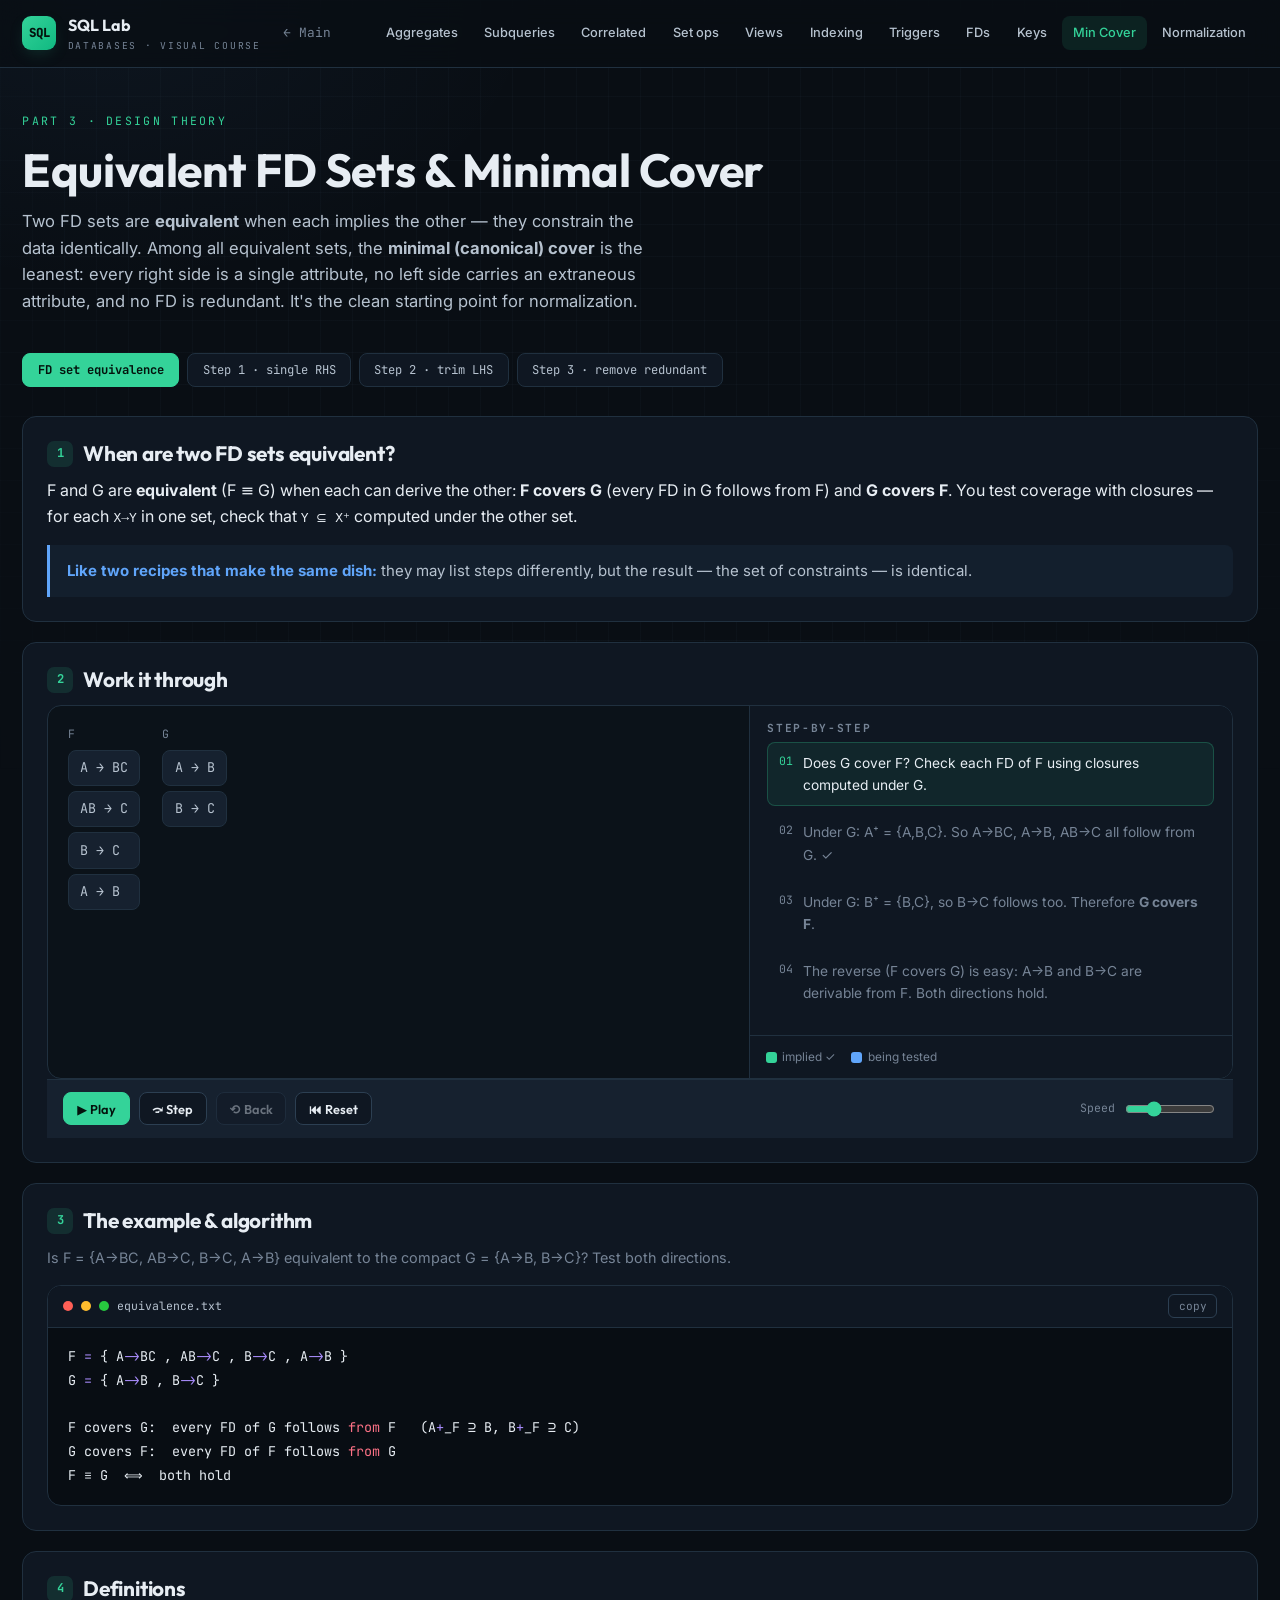
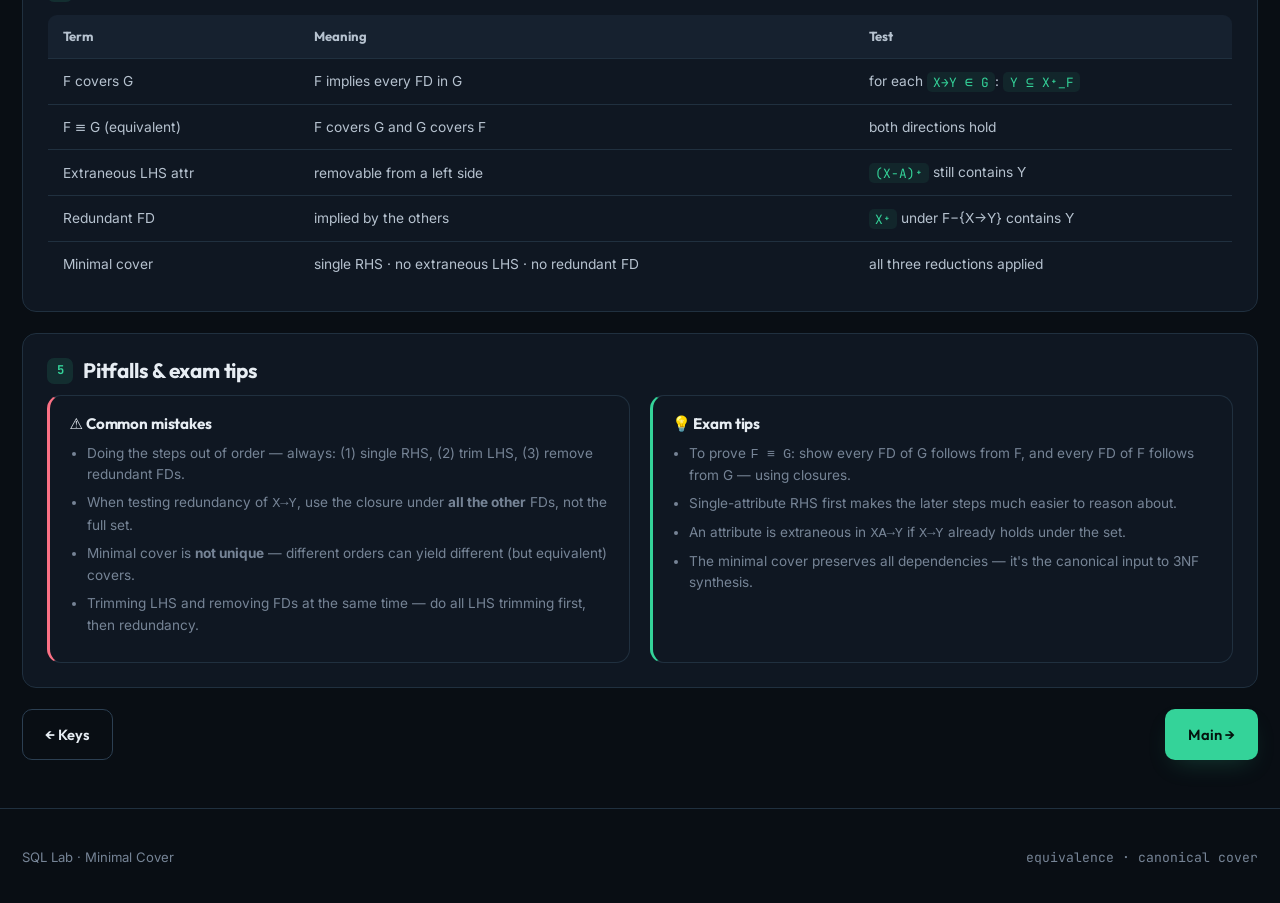
<file: modules/minimal-cover.html>
<!DOCTYPE html>
<html lang="en">
<head>
<meta charset="UTF-8">
<meta name="viewport" content="width=device-width, initial-scale=1.0">
<title>Equivalent FDs &amp; Minimal Cover · SQL Lab</title>
<link rel="icon" type="image/svg+xml" href="../favicon.svg">
<link rel="apple-touch-icon" href="../favicon.svg">
<link rel="stylesheet" href="../css/styles.css">
</head>
<body>

<header class="topbar">
  <div class="topbar-inner">
    <a class="brand" href="../index.html"><span class="glyph">SQL</span><span>SQL&nbsp;Lab<small>Databases · Visual Course</small></span></a>
    <a class="backhome" href="../index.html">← Main</a>
    <nav class="nav-links">
      <a href="aggregates.html">Aggregates</a>
      <a href="nested-queries.html">Subqueries</a>
      <a href="correlated.html">Correlated</a>
      <a href="set-operations.html">Set ops</a>
      <a href="views.html">Views</a>
      <a href="indexing.html">Indexing</a>
      <a href="triggers.html">Triggers</a>
      <a href="functional-dependencies.html">FDs</a>
      <a href="keys.html">Keys</a>
      <a href="minimal-cover.html" class="active">Min Cover</a>
      <a href="normalization.html">Normalization</a>
    </nav>
  </div>
</header>

<main class="wrap">
  <section class="mod-head">
    <div class="eyebrow">Part 3 · Design Theory</div>
    <h1>Equivalent FD Sets &amp; Minimal Cover</h1>
    <p>Two FD sets are <b>equivalent</b> when each implies the other — they constrain the data identically. Among
      all equivalent sets, the <b>minimal (canonical) cover</b> is the leanest: every right side is a single
      attribute, no left side carries an extraneous attribute, and no FD is redundant. It's the clean starting
      point for normalization.</p>
  </section>

  <div class="lessonbar" id="lessonbar">
    <button data-lesson="equiv" class="active">FD set equivalence</button>
    <button data-lesson="single">Step 1 · single RHS</button>
    <button data-lesson="lhs">Step 2 · trim LHS</button>
    <button data-lesson="redundant">Step 3 · remove redundant</button>
  </div>

  <div class="panel">
    <h2><span class="num">1</span><span id="cTitle"></span></h2>
    <p id="cBody"></p>
    <div class="analogy" id="cAnalogy"></div>
  </div>

  <div class="panel">
    <h2><span class="num">2</span>Work it through</h2>
    <div class="viz">
      <div class="viz-stage" id="stage"></div>
      <div class="viz-side">
        <h4>Step-by-step</h4>
        <div class="narration" id="narration"></div>
        <div class="legend" id="legend"></div>
      </div>
    </div>
    <div class="controls" id="controls"></div>
  </div>

  <div class="panel">
    <h2><span class="num">3</span>The example &amp; algorithm</h2>
    <p style="color:var(--ink-muted); font-size:.9rem" id="codeIntro"></p>
    <div class="codeblock">
      <div class="cbar"><span class="dot r"></span><span class="dot y"></span><span class="dot g"></span>
        <span class="fname" id="fname">min_cover.txt</span><button class="copy">copy</button></div>
      <pre><code class="sql" id="codeEl"></code></pre>
    </div>
  </div>

  <div class="panel">
    <h2><span class="num">4</span>Definitions</h2>
    <table class="tbl">
      <thead><tr><th>Term</th><th>Meaning</th><th>Test</th></tr></thead>
      <tbody>
        <tr><td>F covers G</td><td>F implies every FD in G</td><td>for each <code>X→Y ∈ G</code>: <code>Y ⊆ X⁺_F</code></td></tr>
        <tr><td>F ≡ G (equivalent)</td><td>F covers G and G covers F</td><td>both directions hold</td></tr>
        <tr><td>Extraneous LHS attr</td><td>removable from a left side</td><td><code>(X−A)⁺</code> still contains Y</td></tr>
        <tr><td>Redundant FD</td><td>implied by the others</td><td><code>X⁺</code> under F−{X→Y} contains Y</td></tr>
        <tr><td>Minimal cover</td><td>single RHS · no extraneous LHS · no redundant FD</td><td>all three reductions applied</td></tr>
      </tbody>
    </table>
  </div>

  <div class="panel">
    <h2><span class="num">5</span>Pitfalls &amp; exam tips</h2>
    <div class="tips">
      <div class="tipcard warn"><h4>⚠️ Common mistakes</h4>
        <ul>
          <li>Doing the steps out of order — always: (1) single RHS, (2) trim LHS, (3) remove redundant FDs.</li>
          <li>When testing redundancy of <code>X→Y</code>, use the closure under <b>all the other</b> FDs, not the full set.</li>
          <li>Minimal cover is <b>not unique</b> — different orders can yield different (but equivalent) covers.</li>
          <li>Trimming LHS and removing FDs at the same time — do all LHS trimming first, then redundancy.</li>
        </ul>
      </div>
      <div class="tipcard pro"><h4>💡 Exam tips</h4>
        <ul>
          <li>To prove <code>F ≡ G</code>: show every FD of G follows from F, and every FD of F follows from G — using closures.</li>
          <li>Single-attribute RHS first makes the later steps much easier to reason about.</li>
          <li>An attribute is extraneous in <code>XA→Y</code> if <code>X→Y</code> already holds under the set.</li>
          <li>The minimal cover preserves all dependencies — it's the canonical input to 3NF synthesis.</li>
        </ul>
      </div>
    </div>
  </div>

  <div style="display:flex; justify-content:space-between; margin:1rem 0 3rem">
    <a class="btn btn-ghost" href="keys.html">← Keys</a>
    <a class="btn btn-primary" href="../index.html">Main →</a>
  </div>
</main>

<footer><div class="wrap"><span>SQL Lab · Minimal Cover</span><span style="font-family:var(--mono)">equivalence · canonical cover</span></div></footer>

<script src="../js/common.js"></script>
<script>
/* Example:  F = { A→BC, AB→C, B→C, A→B }   →  minimal cover { A→B, B→C } */
const F0=[
  {lhs:["A"],rhs:["B","C"]},
  {lhs:["A","B"],rhs:["C"]},
  {lhs:["B"],rhs:["C"]},
  {lhs:["A"],rhs:["B"]}
];
function closure(X, Fset){ const cl=new Set(X); let ch=true;
  while(ch){ ch=false; for(const {lhs,rhs} of Fset){ if(lhs.every(a=>cl.has(a))&&!rhs.every(a=>cl.has(a))){ rhs.forEach(a=>cl.add(a)); ch=true; } } }
  return [...cl];
}
const key=f=>f.lhs.slice().sort().join('')+'>'+f.rhs.slice().sort().join('');
function dedup(F){ const seen=new Set(),out=[]; for(const f of F){ const k=key(f); if(!seen.has(k)){seen.add(k); out.push({lhs:[...f.lhs],rhs:[...f.rhs]});} } return out; }
function singleRHS(F){ const out=[]; for(const f of F) for(const r of f.rhs) out.push({lhs:[...f.lhs],rhs:[r]}); return dedup(out); }
function trimLHS(F){ let G=F.map(f=>({lhs:[...f.lhs],rhs:[...f.rhs]}));
  for(const f of G){ if(f.lhs.length<2) continue;
    for(const a of [...f.lhs]){ const reduced=f.lhs.filter(x=>x!==a);
      if(reduced.length && f.rhs.every(r=>closure(reduced,G).includes(r))) f.lhs=reduced; } }
  return dedup(G);
}
function dropRedundant(F){ let G=F.map(f=>({lhs:[...f.lhs],rhs:[...f.rhs]}));
  for(let i=0;i<G.length;i++){ const without=G.filter((_,j)=>j!==i);
    if(G[i].rhs.every(r=>closure(G[i].lhs,without).includes(r))){ G.splice(i,1); i--; } }
  return G;
}
function covers(F,G){ return G.every(g=> g.rhs.every(r=>closure(g.lhs,F).includes(r))); }
function equivalent(F,G){ return covers(F,G)&&covers(G,F); }

const STEP1=singleRHS(F0);
const STEP2=trimLHS(STEP1);
const MINCOVER=dropRedundant(STEP2);
const G_TEST=[{lhs:["A"],rhs:["B"]},{lhs:["B"],rhs:["C"]}];

/* ---- render ---- */
const lab=f=>`${f.lhs.join('')} → ${f.rhs.join('')}`;
function fdset(list, mark, title){
  const body=list.map((f,i)=>{
    const m=mark&&mark[i];
    const C={active:['var(--gold)','rgba(251,191,36,.13)'],removed:['var(--rose)','rgba(251,113,133,.1)'],
      added:['var(--emerald)','rgba(52,211,153,.1)'],keep:['var(--emerald)','rgba(52,211,153,.08)']}[m]||['var(--border)','var(--surface-2)'];
    const deco=m==='removed'?'text-decoration:line-through;color:var(--ink-muted);':'';
    const tag={active:'<span style="color:var(--gold)">◀ test</span>',removed:'<span style="color:var(--rose)">drop</span>',
      added:'<span style="color:var(--emerald)">✓ new</span>',keep:'<span style="color:var(--emerald)">✓</span>'}[m]||'';
    return `<div style="display:flex;justify-content:space-between;align-items:center;padding:.4rem .7rem;border:1px solid ${C[0]};background:${C[1]};border-radius:8px;font-family:var(--mono);font-size:.84rem;color:var(--ink-dim);${deco}"><span>${lab(f)}</span>${tag}</div>`;
  }).join('');
  return `<div>${title?`<div style="font-family:var(--mono);font-size:.72rem;color:var(--ink-muted);margin-bottom:.4rem">${title}</div>`:''}<div style="display:flex;flex-direction:column;gap:.32rem">${body}</div></div>`;
}
function cline(X,Fset,label){ return `<div style="font-family:var(--mono);font-size:.82rem;color:var(--ink-dim);margin:.35rem 0">${label||''}${X.join('')}⁺ = {${closure(X,Fset).join(', ')}}</div>`; }
function verdict(t,ok){ return `<div style="font-family:var(--mono);font-size:.86rem;color:${ok?'var(--emerald)':'var(--rose)'};padding:.3rem 0">${t}</div>`; }
function two(a,b){ return `<div style="display:flex;gap:1.4rem;flex-wrap:wrap;align-items:flex-start">${a}${b}</div>`; }

const LESSONS={
equiv:{
  title:"When are two FD sets equivalent?",
  body:"F and G are <b>equivalent</b> (F ≡ G) when each can derive the other: <b>F covers G</b> (every FD in G "+
       "follows from F) and <b>G covers F</b>. You test coverage with closures — for each <code>X→Y</code> in "+
       "one set, check that <code>Y ⊆ X⁺</code> computed under the other set.",
  analogy:"<b>Like two recipes that make the same dish:</b> they may list steps differently, but the result — the "+
          "set of constraints — is identical.",
  fname:"equivalence.txt",
  codeIntro:"Is F = {A→BC, AB→C, B→C, A→B} equivalent to the compact G = {A→B, B→C}? Test both directions.",
  legend:[["#34D399","implied ✓"],["#60A5FA","being tested"]],
  code:`F = { A->BC , AB->C , B->C , A->B }
G = { A->B , B->C }

F covers G:  every FD of G follows from F   (A+_F ⊇ B, B+_F ⊇ C)
G covers F:  every FD of F follows from G
F ≡ G  ⟺  both hold`,
  build(){
    return [
      {note:"Does G cover F? Check each FD of F using closures computed under G.",
        view:()=>two(fdset(F0,{},"F"),fdset(G_TEST,{},"G"))},
      {note:"Under G: A⁺ = {A,B,C}. So A→BC, A→B, AB→C all follow from G. ✓",
        view:()=>cline(['A'],G_TEST,'under G:  ')+verdict("A⁺_G ⊇ {B,C} → A→BC, A→B, AB→C implied ✓",true)},
      {note:"Under G: B⁺ = {B,C}, so B→C follows too. Therefore <b>G covers F</b>.",
        view:()=>cline(['B'],G_TEST,'under G:  ')+verdict("B⁺_G ⊇ {C} → B→C implied ✓  ⟹  G covers F",true)},
      {note:"The reverse (F covers G) is easy: A→B and B→C are derivable from F. Both directions hold.",
        view:()=>cline(['A'],F0,'under F:  ')+cline(['B'],F0,'under F:  ')+
          verdict(equivalent(F0,G_TEST)?"F ≡ G  — the two sets are equivalent ✓":"not equivalent",equivalent(F0,G_TEST))}
    ];
  }
},
single:{
  title:"Step 1 — make every right side a single attribute",
  body:"By the decomposition rule, <code>X→YZ</code> is the same as <code>X→Y</code> and <code>X→Z</code>. "+
       "Splitting every FD so each has a <b>single-attribute</b> right side puts the set in a standard form and "+
       "makes the next two steps straightforward. Remove any duplicates that appear.",
  analogy:"<b>Like itemising a combined invoice line</b> into one charge per item — same total, clearer to audit.",
  fname:"step1.txt",
  codeIntro:"Split A→BC into A→B and A→C; collect the rest; drop duplicate A→B.",
  legend:[["#FBBF24","being split"],["#34D399","resulting single-RHS FDs"]],
  code:`F        = { A->BC , AB->C , B->C , A->B }
split RHS  ->  A->B , A->C , AB->C , B->C , A->B
dedup      ->  { A->B , A->C , B->C , AB->C }`,
  build(){
    return [
      {note:"Start with F. Only A→BC has a multi-attribute right side.",
        view:()=>fdset(F0,{0:'active'},"F (original)")},
      {note:"Decompose A→BC into A→B and A→C.",
        view:()=>fdset([{lhs:["A"],rhs:["B"]},{lhs:["A"],rhs:["C"]}],{0:'added',1:'added'},"from A→BC")},
      {note:"Collect every FD with single-attribute RHS, removing the duplicate A→B.",
        view:()=>fdset(STEP1,STEP1.map(()=> 'keep'),"after Step 1 (single RHS)")}
    ];
  }
},
lhs:{
  title:"Step 2 — remove extraneous left-side attributes",
  body:"For any FD with a multi-attribute left side, an attribute is <b>extraneous</b> if the FD still holds "+
       "without it. Test <code>AB→C</code>: if <code>B</code> alone already determines <code>C</code> (i.e. "+
       "<code>C ∈ B⁺</code>), then <code>A</code> is extraneous and the FD shrinks to <code>B→C</code>.",
  analogy:"<b>Like trimming a password hint that gives away too much:</b> if a shorter clue still works, drop the "+
          "extra part.",
  fname:"step2.txt",
  codeIntro:"Only AB→C has a composite LHS. Is A or B extraneous?",
  legend:[["#FBBF24","FD under test"],["#34D399","reduced FD"],["#FB7185","extraneous attr"]],
  code:`Candidate: AB -> C   (composite LHS)
Is A extraneous?  compute B+ under current set:
   B+ = {B, C}   contains C  ->  A is extraneous
AB -> C   becomes   B -> C   (already present)`,
  build(){
    return [
      {note:"After Step 1 we have these four FDs. Only AB→C has a composite left side.",
        view:()=>fdset(STEP1, {3:'active'}, "after Step 1")},
      {note:"Test whether <b>A</b> is extraneous in AB→C: does B alone still determine C? Compute B⁺.",
        view:()=>cline(['B'],STEP1,'')+verdict("C ∈ B⁺ → yes, A is extraneous in AB→C",true)},
      {note:"Remove A → AB→C becomes B→C, which already exists. The set collapses.",
        view:()=>fdset(STEP2, STEP2.map(()=>'keep'), "after Step 2 (LHS trimmed)")}
    ];
  }
},
redundant:{
  title:"Step 3 — remove redundant FDs",
  body:"An FD is <b>redundant</b> if it's already implied by the others. For each FD <code>X→Y</code>, remove it "+
       "temporarily and compute <code>X⁺</code> under the remaining FDs; if Y is still reachable, the FD was "+
       "redundant. What survives all three steps is the <b>minimal cover</b>.",
  analogy:"<b>Like deleting a fact you can re-derive from the others</b> — no information lost, less to store.",
  fname:"step3.txt",
  codeIntro:"Test each of {A→B, A→C, B→C} for redundancy against the rest.",
  legend:[["#FBBF24","FD under test"],["#FB7185","redundant → removed"],["#34D399","kept (minimal cover)"]],
  code:`Test A->C:  remove it, A+ under {A->B, B->C} = {A,B,C}
            C ∈ A+   ->  A->C is REDUNDANT, drop it
Test A->B:  remove it, A+ under {A->C, B->C} = {A,C}   (no B) -> keep
Test B->C:  remove it, B+ under {A->B}       = {B}     (no C) -> keep

Minimal cover = { A->B , B->C }`,
  build(){
    const set=STEP2; // {A->B, A->C, B->C}
    const idxAC=set.findIndex(f=>f.lhs.join('')==='A'&&f.rhs.join('')==='C');
    return [
      {note:"After Step 2 the set is {A→B, A→C, B→C}. Test each FD for redundancy.",
        view:()=>fdset(set, {}, "after Step 2")},
      {note:"Test <b>A→C</b>: remove it, compute A⁺ under the remaining {A→B, B→C}.",
        view:()=>fdset(set, {[idxAC]:'active'}, "")+cline(['A'], set.filter((_,i)=>i!==idxAC), 'without A→C:  ')},
      {note:"A⁺ = {A,B,C} still contains C → <b>A→C is redundant</b>, drop it.",
        view:()=>fdset(set, {[idxAC]:'removed'}, "")+verdict("C ∈ A⁺ without A→C → redundant, removed",false)},
      {note:"A→B and B→C are each non-redundant (removing either loses an attribute). Done.",
        view:()=>fdset(MINCOVER, MINCOVER.map(()=>'keep'), "Minimal cover")},
      {note:`Minimal cover = { ${MINCOVER.map(lab).join(' , ')} } — equivalent to F, with nothing to spare.`,
        view:()=>two(fdset(F0,{},"original F"),fdset(MINCOVER,MINCOVER.map(()=>'added'),"minimal cover"))+
          verdict(equivalent(F0,MINCOVER)?"verified: minimal cover ≡ F ✓":"mismatch",equivalent(F0,MINCOVER))}
    ];
  }
}
};

const player=new StepPlayer({
  mount:document.getElementById("stage"), narration:document.getElementById("narration"),
  controls:document.getElementById("controls"), render:(s)=>s.view()
});
let current;
const cTitle=document.getElementById("cTitle"),cBody=document.getElementById("cBody"),
      cAnalogy=document.getElementById("cAnalogy"),fname=document.getElementById("fname"),
      codeIntro=document.getElementById("codeIntro");
function load(key){
  current=LESSONS[key];
  cTitle.textContent=current.title; cBody.innerHTML=current.body; cAnalogy.innerHTML=current.analogy;
  fname.textContent=current.fname; codeIntro.textContent=current.codeIntro;
  const codeEl=document.getElementById("codeEl"); codeEl.dataset.raw=current.code; codeEl.innerHTML=highlightSQL(current.code);
  document.getElementById("legend").innerHTML=(current.legend||[]).map(([c,l])=>`<span><i style="background:${c}"></i>${l}</span>`).join("");
  player.load(current.build());
}
document.querySelectorAll("#lessonbar button").forEach(b=> b.onclick=()=>{
  document.querySelectorAll("#lessonbar button").forEach(x=>x.classList.remove("active"));
  b.classList.add("active"); load(b.dataset.lesson);
});
load("equiv");
</script>
</body>
</html>
</file>
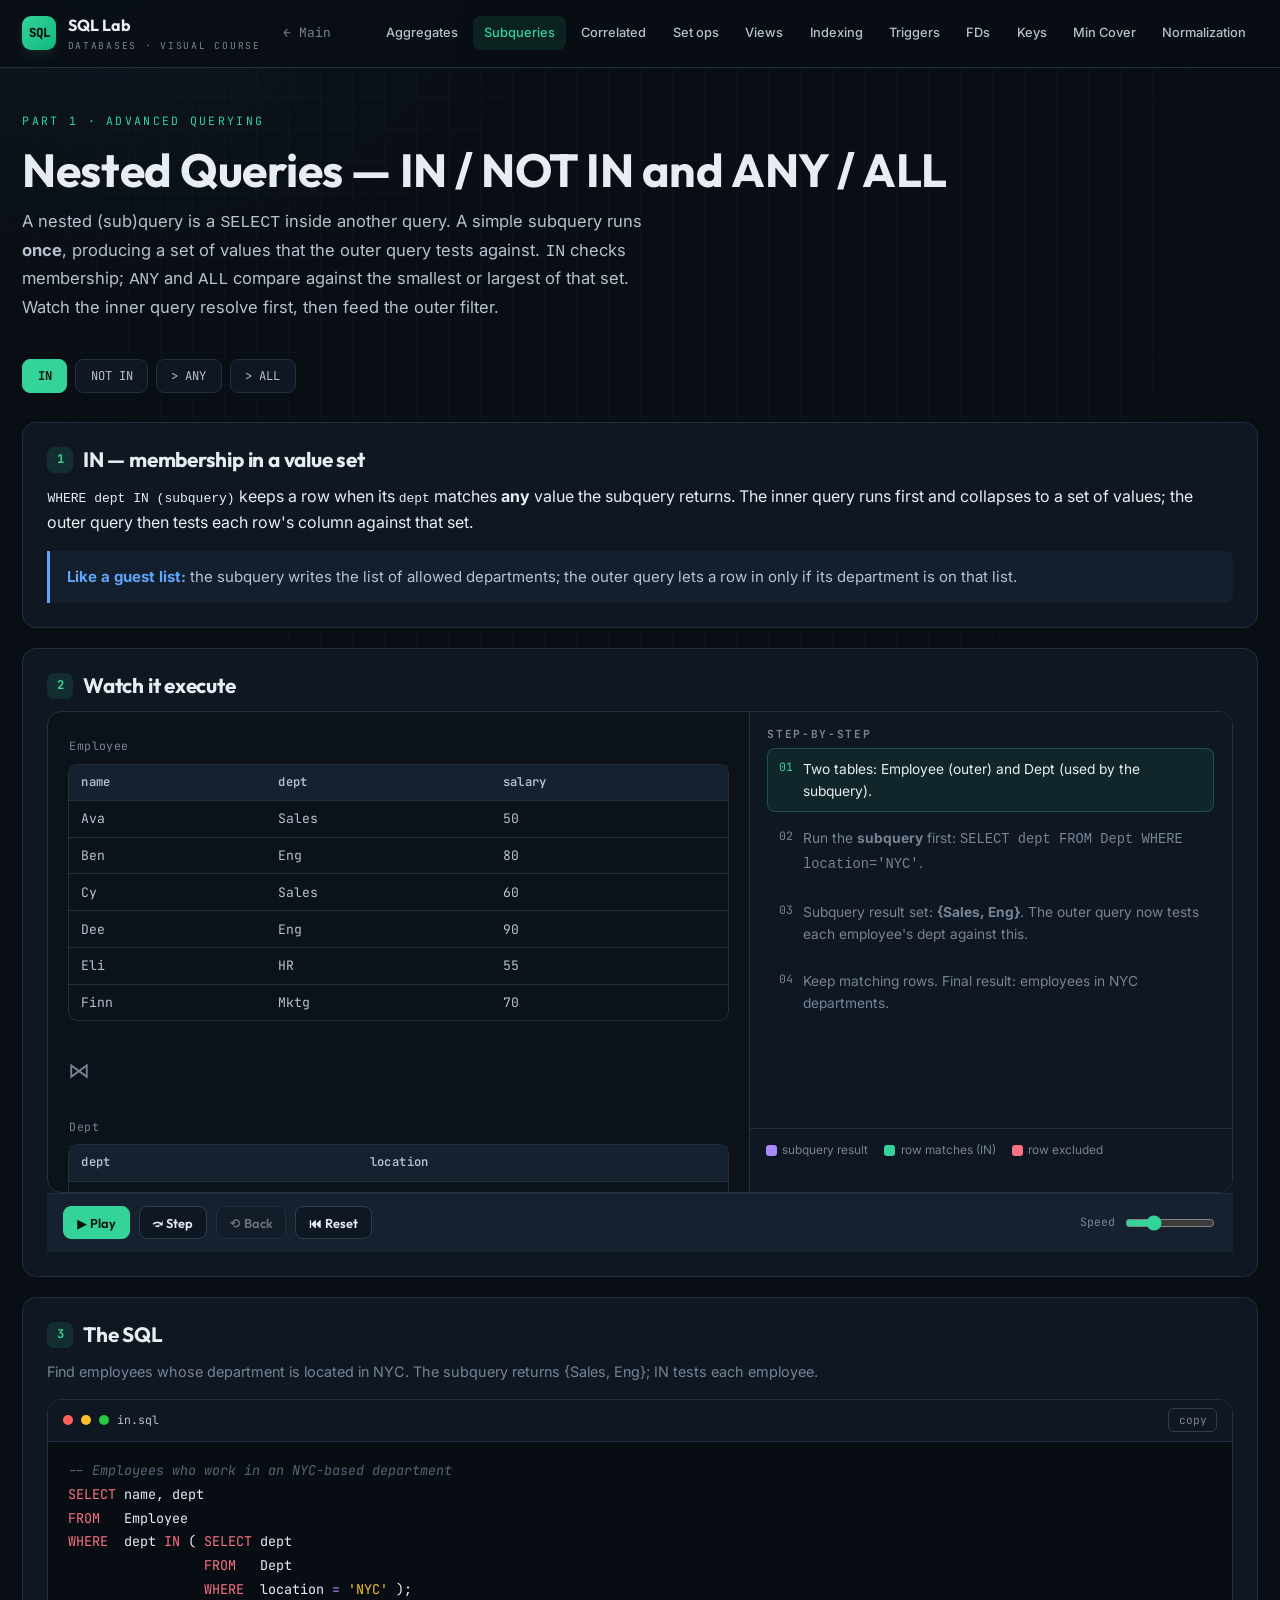
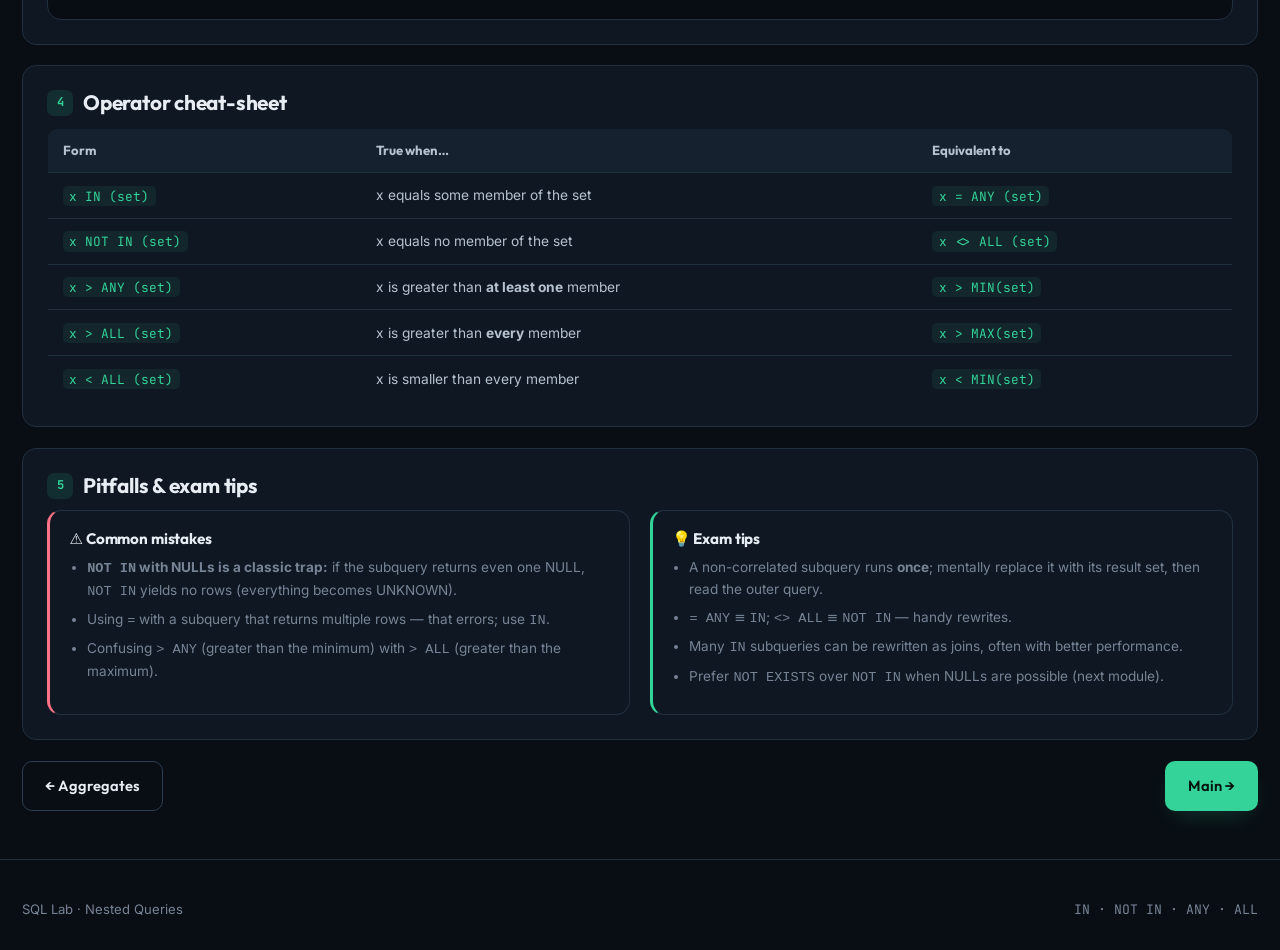
<file: modules/nested-queries.html>
<!DOCTYPE html>
<html lang="en">
<head>
<meta charset="UTF-8">
<meta name="viewport" content="width=device-width, initial-scale=1.0">
<title>Nested Queries · SQL Lab</title>
<link rel="icon" type="image/svg+xml" href="../favicon.svg">
<link rel="apple-touch-icon" href="../favicon.svg">
<link rel="stylesheet" href="../css/styles.css">
</head>
<body>

<header class="topbar">
  <div class="topbar-inner">
    <a class="brand" href="../index.html"><span class="glyph">SQL</span><span>SQL&nbsp;Lab<small>Databases · Visual Course</small></span></a>
    <a class="backhome" href="../index.html">← Main</a>
    <nav class="nav-links">
      <a href="aggregates.html">Aggregates</a>
      <a href="nested-queries.html" class="active">Subqueries</a>
      <a href="correlated.html">Correlated</a>
      <a href="set-operations.html">Set ops</a>
      <a href="views.html">Views</a>
      <a href="indexing.html">Indexing</a>
      <a href="triggers.html">Triggers</a>
      <a href="functional-dependencies.html">FDs</a>
      <a href="keys.html">Keys</a>
      <a href="minimal-cover.html">Min Cover</a>
      <a href="normalization.html">Normalization</a>
    </nav>
  </div>
</header>

<main class="wrap">
  <section class="mod-head">
    <div class="eyebrow">Part 1 · Advanced Querying</div>
    <h1>Nested Queries — IN / NOT IN and ANY / ALL</h1>
    <p>A nested (sub)query is a <code>SELECT</code> inside another query. A simple subquery runs <b>once</b>,
      producing a set of values that the outer query tests against. <code>IN</code> checks membership;
      <code>ANY</code> and <code>ALL</code> compare against the smallest or largest of that set. Watch the
      inner query resolve first, then feed the outer filter.</p>
  </section>

  <div class="lessonbar" id="lessonbar">
    <button data-lesson="in" class="active">IN</button>
    <button data-lesson="notin">NOT IN</button>
    <button data-lesson="any">> ANY</button>
    <button data-lesson="all">> ALL</button>
  </div>

  <div class="panel">
    <h2><span class="num">1</span><span id="cTitle"></span></h2>
    <p id="cBody"></p>
    <div class="analogy" id="cAnalogy"></div>
  </div>

  <div class="panel">
    <h2><span class="num">2</span>Watch it execute</h2>
    <div class="viz">
      <div class="viz-stage" id="stage"></div>
      <div class="viz-side">
        <h4>Step-by-step</h4>
        <div class="narration" id="narration"></div>
        <div class="legend" id="legend"></div>
      </div>
    </div>
    <div class="controls" id="controls"></div>
  </div>

  <div class="panel">
    <h2><span class="num">3</span>The SQL</h2>
    <p style="color:var(--ink-muted); font-size:.9rem" id="codeIntro"></p>
    <div class="codeblock">
      <div class="cbar"><span class="dot r"></span><span class="dot y"></span><span class="dot g"></span>
        <span class="fname" id="fname">subquery.sql</span><button class="copy">copy</button></div>
      <pre><code class="sql" id="codeEl"></code></pre>
    </div>
  </div>

  <div class="panel">
    <h2><span class="num">4</span>Operator cheat-sheet</h2>
    <table class="tbl">
      <thead><tr><th>Form</th><th>True when…</th><th>Equivalent to</th></tr></thead>
      <tbody>
        <tr><td><code>x IN (set)</code></td><td>x equals some member of the set</td><td><code>x = ANY (set)</code></td></tr>
        <tr><td><code>x NOT IN (set)</code></td><td>x equals no member of the set</td><td><code>x &lt;&gt; ALL (set)</code></td></tr>
        <tr><td><code>x &gt; ANY (set)</code></td><td>x is greater than <b>at least one</b> member</td><td><code>x &gt; MIN(set)</code></td></tr>
        <tr><td><code>x &gt; ALL (set)</code></td><td>x is greater than <b>every</b> member</td><td><code>x &gt; MAX(set)</code></td></tr>
        <tr><td><code>x &lt; ALL (set)</code></td><td>x is smaller than every member</td><td><code>x &lt; MIN(set)</code></td></tr>
      </tbody>
    </table>
  </div>

  <div class="panel">
    <h2><span class="num">5</span>Pitfalls &amp; exam tips</h2>
    <div class="tips">
      <div class="tipcard warn"><h4>⚠️ Common mistakes</h4>
        <ul>
          <li><b><code>NOT IN</code> with NULLs is a classic trap:</b> if the subquery returns even one NULL, <code>NOT IN</code> yields no rows (everything becomes UNKNOWN).</li>
          <li>Using <code>=</code> with a subquery that returns multiple rows — that errors; use <code>IN</code>.</li>
          <li>Confusing <code>&gt; ANY</code> (greater than the minimum) with <code>&gt; ALL</code> (greater than the maximum).</li>
        </ul>
      </div>
      <div class="tipcard pro"><h4>💡 Exam tips</h4>
        <ul>
          <li>A non-correlated subquery runs <b>once</b>; mentally replace it with its result set, then read the outer query.</li>
          <li><code>= ANY</code> ≡ <code>IN</code>; <code>&lt;&gt; ALL</code> ≡ <code>NOT IN</code> — handy rewrites.</li>
          <li>Many <code>IN</code> subqueries can be rewritten as joins, often with better performance.</li>
          <li>Prefer <code>NOT EXISTS</code> over <code>NOT IN</code> when NULLs are possible (next module).</li>
        </ul>
      </div>
    </div>
  </div>

  <div style="display:flex; justify-content:space-between; margin:1rem 0 3rem">
    <a class="btn btn-ghost" href="aggregates.html">← Aggregates</a>
    <a class="btn btn-primary" href="../index.html">Main →</a>
  </div>
</main>

<footer><div class="wrap"><span>SQL Lab · Nested Queries</span><span style="font-family:var(--mono)">IN · NOT IN · ANY · ALL</span></div></footer>

<script src="../js/common.js"></script>
<script>
const EMP={cols:["name","dept","salary"], rows:[
  ["Ava","Sales",50],["Ben","Eng",80],["Cy","Sales",60],
  ["Dee","Eng",90],["Eli","HR",55],["Finn","Mktg",70]]};
const DEPT={cols:["dept","location"], rows:[
  ["Sales","NYC"],["Eng","NYC"],["HR","LA"],["Mktg","Austin"]]};
const HR_SAL=[40,55,65];   // salaries in HR for ANY/ALL comparisons

const LESSONS={
in:{
  title:"IN — membership in a value set",
  body:"<code>WHERE dept IN (subquery)</code> keeps a row when its <code>dept</code> matches <b>any</b> value "+
       "the subquery returns. The inner query runs first and collapses to a set of values; the outer query "+
       "then tests each row's column against that set.",
  analogy:"<b>Like a guest list:</b> the subquery writes the list of allowed departments; the outer query "+
          "lets a row in only if its department is on that list.",
  fname:"in.sql",
  codeIntro:"Find employees whose department is located in NYC. The subquery returns {Sales, Eng}; IN tests each employee.",
  legend:[["violet","subquery result"],["keep","row matches (IN)"],["drop","row excluded"]],
  code:`-- Employees who work in an NYC-based department
SELECT name, dept
FROM   Employee
WHERE  dept IN ( SELECT dept
                 FROM   Dept
                 WHERE  location = 'NYC' );`,
  build(){
    const steps=[];
    steps.push({note:"Two tables: Employee (outer) and Dept (used by the subquery).",
      view:()=>two(table({caption:"Employee",...EMP}), table({caption:"Dept",...DEPT}))});
    steps.push({note:"Run the <b>subquery</b> first: <code>SELECT dept FROM Dept WHERE location='NYC'</code>.",
      view:()=>two(table({caption:"Employee",...EMP}),
        table({caption:"Dept — WHERE location='NYC'",...DEPT, rowClass:DEPT.rows.map(r=>r[1]==='NYC'?'keep':'drop')}))});
    steps.push({note:"Subquery result set: <b>{Sales, Eng}</b>. The outer query now tests each employee's dept against this.",
      view:()=>setBox(["Sales","Eng"])+table({caption:"Employee — WHERE dept IN {Sales, Eng}",...EMP,
        rowClass:EMP.rows.map(r=>['Sales','Eng'].includes(r[1])?'keep':'drop')})});
    steps.push({note:"Keep matching rows. Final result: employees in NYC departments.",
      view:()=>table({caption:"result",cols:["name","dept"],
        rows:EMP.rows.filter(r=>['Sales','Eng'].includes(r[1])).map(r=>[r[0],r[1]]),
        rowClass:EMP.rows.filter(r=>['Sales','Eng'].includes(r[1])).map(()=>'keep')})});
    return steps;
  }
},
notin:{
  title:"NOT IN — everything except the set",
  body:"<code>NOT IN</code> keeps a row only when its value matches <b>none</b> of the subquery's results — "+
       "the complement of <code>IN</code>. Beware: if the subquery returns a <code>NULL</code>, <code>NOT IN</code> "+
       "can surprisingly return no rows at all.",
  analogy:"<b>Like a banned list:</b> a row is allowed through only if its department is <i>not</i> on the list "+
          "the subquery produced.",
  fname:"not_in.sql",
  codeIntro:"Employees NOT in an NYC department. Same subquery {Sales, Eng}; NOT IN keeps the rest.",
  legend:[["violet","subquery result"],["keep","row kept (NOT IN)"],["drop","row excluded"]],
  code:`-- Employees who do NOT work in an NYC department
SELECT name, dept
FROM   Employee
WHERE  dept NOT IN ( SELECT dept
                     FROM   Dept
                     WHERE  location = 'NYC' );`,
  build(){
    const steps=[];
    steps.push({note:"Subquery again yields the NYC departments: <b>{Sales, Eng}</b>.",
      view:()=>setBox(["Sales","Eng"])+table({caption:"Employee",...EMP})});
    steps.push({note:"<code>NOT IN</code> tests each row against the set — keep those <b>not</b> in it.",
      view:()=>setBox(["Sales","Eng"])+table({caption:"Employee — WHERE dept NOT IN {Sales, Eng}",...EMP,
        rowClass:EMP.rows.map(r=>['Sales','Eng'].includes(r[1])?'drop':'keep')})});
    steps.push({note:"Result: HR and Mktg employees — the complement of the IN result.",
      view:()=>table({caption:"result",cols:["name","dept"],
        rows:EMP.rows.filter(r=>!['Sales','Eng'].includes(r[1])).map(r=>[r[0],r[1]]),
        rowClass:EMP.rows.filter(r=>!['Sales','Eng'].includes(r[1])).map(()=>'keep')})});
    steps.push({note:"⚠️ If the subquery had returned a NULL, NOT IN would have yielded <b>zero</b> rows — a famous gotcha.",
      view:()=>setBox(["Sales","Eng","NULL"])+`<div style="font-family:var(--mono);font-size:.82rem;color:var(--rose);padding:.6rem 0">dept NOT IN {…, NULL} → UNKNOWN for every row → no results.</div>`});
    return steps;
  }
},
any:{
  title:"> ANY — beat at least one",
  body:"<code>x &gt; ANY (set)</code> is true when <code>x</code> exceeds <b>at least one</b> value in the set — "+
       "equivalently, when <code>x</code> is greater than the set's <b>minimum</b>. It's a loose comparison: "+
       "clearing the lowest bar is enough.",
  analogy:"<b>Like qualifying for a race by beating the slowest runner:</b> you don't have to beat everyone, "+
          "just one person.",
  fname:"any.sql",
  codeIntro:"Employees earning more than ANY HR salary. HR = {40, 55, 65}; > ANY means > 40 (the minimum).",
  legend:[["violet","subquery values"],["keep","x > min ✓"],["drop","x ≤ min ✗"]],
  code:`-- Employees earning more than at least one HR employee
SELECT name, salary
FROM   Employee
WHERE  salary > ANY ( SELECT salary
                      FROM   Employee
                      WHERE  dept = 'HR' );`,
  build(){
    const steps=[];
    steps.push({note:"Subquery: HR salaries = <b>{40, 55, 65}</b>. Its minimum is 40.",
      view:()=>setBox(["40","55","65"])});
    steps.push({note:"<code>&gt; ANY {40,55,65}</code> is true when salary &gt; the minimum (40).",
      view:()=>setBox(["40","55","65"])+`<div style="font-family:var(--mono);font-size:.84rem;color:var(--blue);padding:.5rem 0">salary &gt; ANY ≡ salary &gt; MIN = 40</div>`});
    steps.push({note:"Test each employee's salary against 40.",
      view:()=>table({caption:"Employee — WHERE salary > 40",cols:["name","salary"],
        rows:EMP.rows.map(r=>[r[0],r[2]]), rowClass:EMP.rows.map(r=>r[2]>40?'keep':'drop')})});
    steps.push({note:"Everyone over 40 qualifies. (Only someone earning ≤ 40 would be excluded.)",
      view:()=>table({caption:"result",cols:["name","salary"],
        rows:EMP.rows.filter(r=>r[2]>40).map(r=>[r[0],r[2]]),
        rowClass:EMP.rows.filter(r=>r[2]>40).map(()=>'keep')})});
    return steps;
  }
},
all:{
  title:"> ALL — beat every one",
  body:"<code>x &gt; ALL (set)</code> is true only when <code>x</code> exceeds <b>every</b> value — "+
       "equivalently, when <code>x</code> is greater than the set's <b>maximum</b>. It's the strict "+
       "comparison: you must clear the highest bar.",
  analogy:"<b>Like setting a new record:</b> beating the slowest runner isn't enough — you must beat the "+
          "fastest one too.",
  fname:"all.sql",
  codeIntro:"Employees earning more than ALL HR salaries. HR = {40, 55, 65}; > ALL means > 65 (the maximum).",
  legend:[["violet","subquery values"],["keep","x > max ✓"],["drop","x ≤ max ✗"]],
  code:`-- Employees earning more than every HR employee
SELECT name, salary
FROM   Employee
WHERE  salary > ALL ( SELECT salary
                      FROM   Employee
                      WHERE  dept = 'HR' );`,
  build(){
    const steps=[];
    steps.push({note:"Same HR set = <b>{40, 55, 65}</b>, but now its maximum (65) is the bar.",
      view:()=>setBox(["40","55","65"])});
    steps.push({note:"<code>&gt; ALL {40,55,65}</code> is true only when salary &gt; the maximum (65).",
      view:()=>setBox(["40","55","65"])+`<div style="font-family:var(--mono);font-size:.84rem;color:var(--blue);padding:.5rem 0">salary &gt; ALL ≡ salary &gt; MAX = 65</div>`});
    steps.push({note:"Test each salary against 65 — a much stricter bar than ANY.",
      view:()=>table({caption:"Employee — WHERE salary > 65",cols:["name","salary"],
        rows:EMP.rows.map(r=>[r[0],r[2]]), rowClass:EMP.rows.map(r=>r[2]>65?'keep':'drop')})});
    steps.push({note:"Only employees above 65 survive — far fewer than with > ANY.",
      view:()=>table({caption:"result",cols:["name","salary"],
        rows:EMP.rows.filter(r=>r[2]>65).map(r=>[r[0],r[2]]),
        rowClass:EMP.rows.filter(r=>r[2]>65).map(()=>'keep')})});
    return steps;
  }
}
};

/* ---- render helpers ---- */
function two(a,b){ return `<div class="tbl-flow">${a}<div class="flow-arrow">⋈</div>${b}</div>`; }
function setBox(vals){
  return `<div style="margin-bottom:.8rem"><span style="font-family:var(--mono);font-size:.72rem;color:var(--ink-muted)">subquery result set</span><br>`+
    vals.map(v=>`<span class="grouplabel" style="background:rgba(167,139,250,.15);color:var(--violet);border:1px solid rgba(167,139,250,.3);margin-right:.4rem">${v}</span>`).join('')+
    `</div>`;
}

const player=new StepPlayer({
  mount:document.getElementById("stage"),
  narration:document.getElementById("narration"),
  controls:document.getElementById("controls"),
  render:(step)=> step.view()
});
let current;
const cTitle=document.getElementById("cTitle"),cBody=document.getElementById("cBody"),
      cAnalogy=document.getElementById("cAnalogy"),fname=document.getElementById("fname"),
      codeIntro=document.getElementById("codeIntro");
const cmap={violet:"var(--violet)",keep:"var(--emerald)",drop:"var(--rose)",focus:"var(--gold)"};
function load(key){
  current=LESSONS[key];
  cTitle.textContent=current.title; cBody.innerHTML=current.body; cAnalogy.innerHTML=current.analogy;
  fname.textContent=current.fname; codeIntro.textContent=current.codeIntro;
  const codeEl=document.getElementById("codeEl");
  codeEl.dataset.raw=current.code; codeEl.innerHTML=highlightSQL(current.code);
  document.getElementById("legend").innerHTML=(current.legend||[]).map(([c,l])=>
    `<span><i style="background:${cmap[c]||'#888'}"></i>${l}</span>`).join("");
  player.load(current.build());
}
document.querySelectorAll("#lessonbar button").forEach(b=> b.onclick=()=>{
  document.querySelectorAll("#lessonbar button").forEach(x=>x.classList.remove("active"));
  b.classList.add("active"); load(b.dataset.lesson);
});
load("in");
</script>
</body>
</html>
</file>
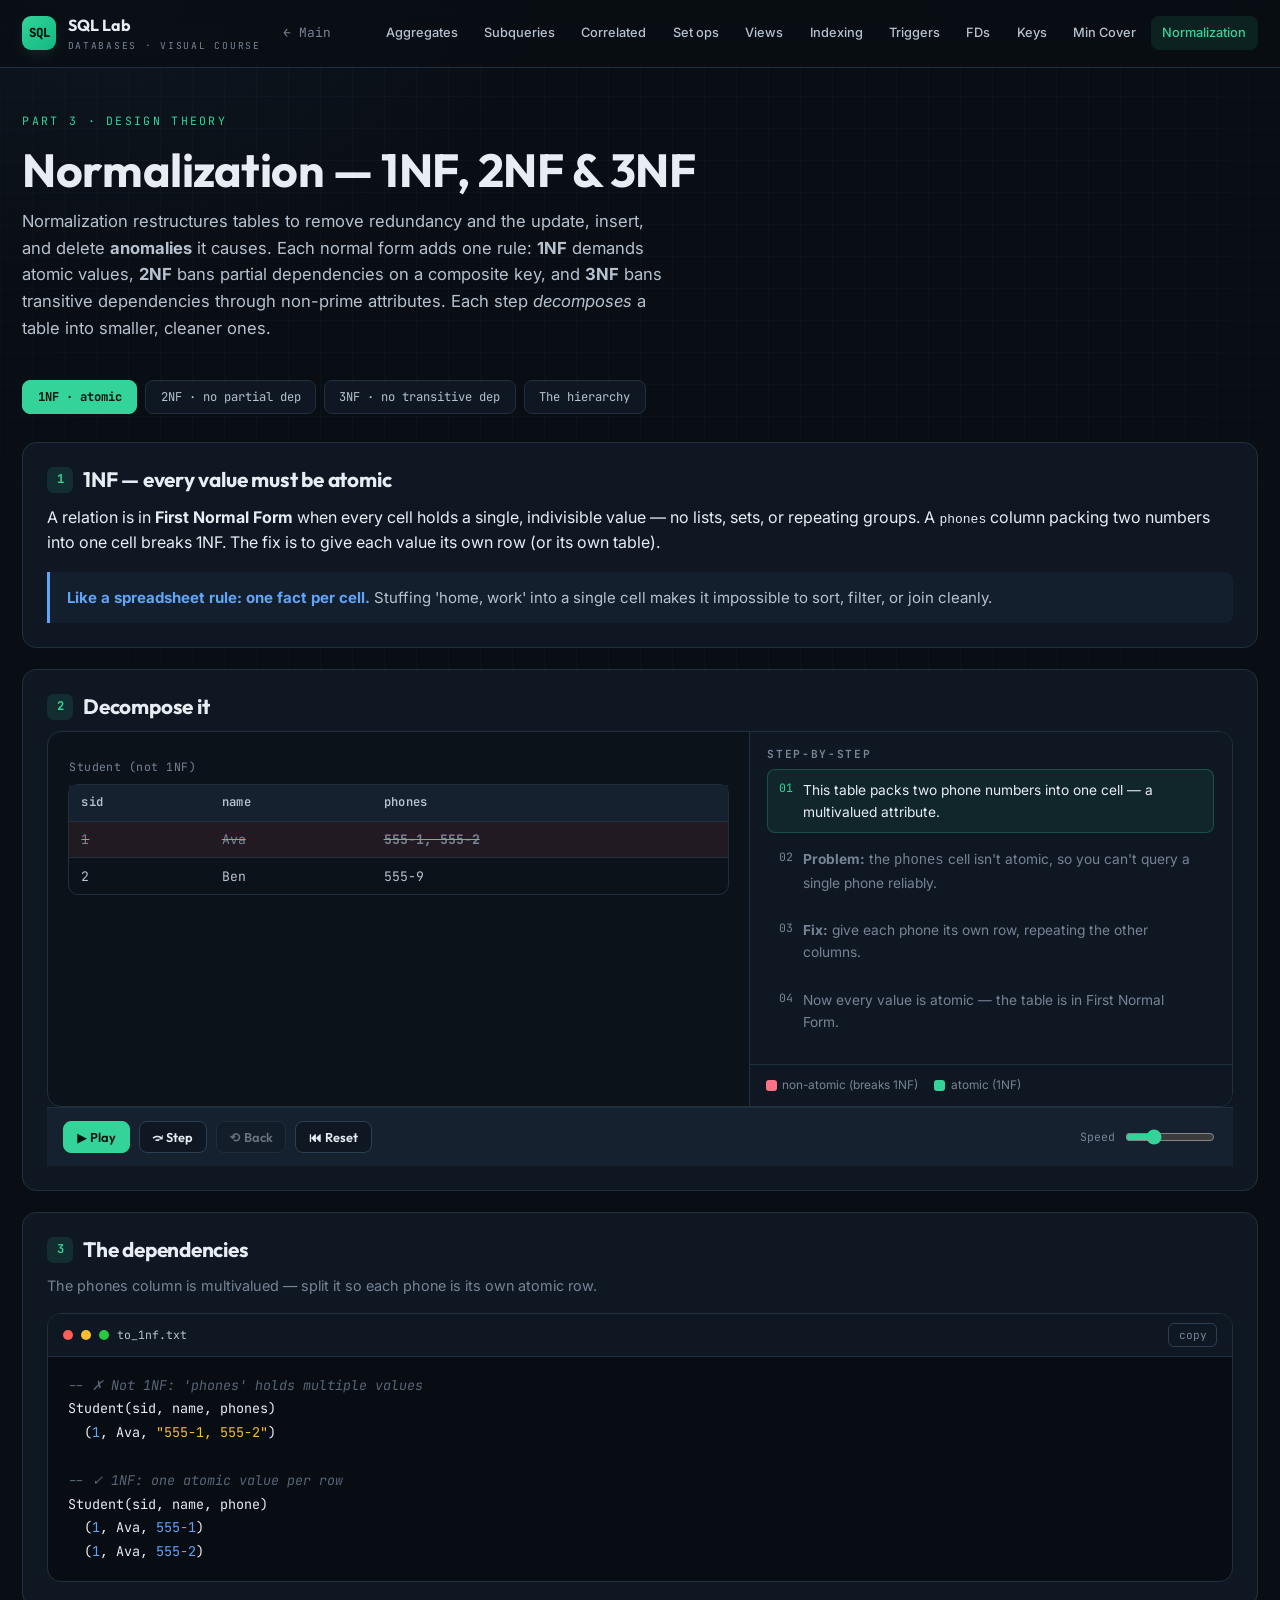
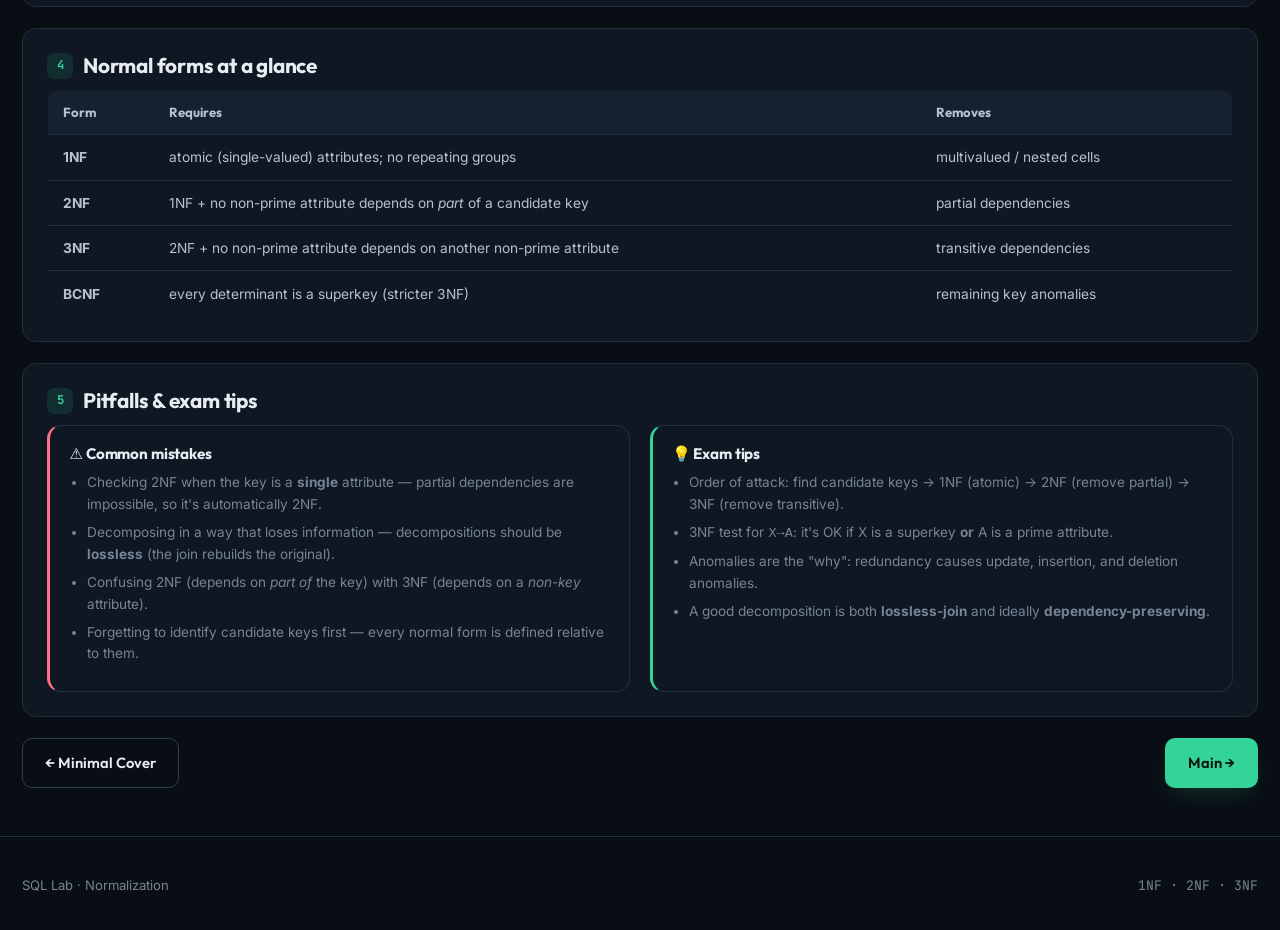
<file: modules/normalization.html>
<!DOCTYPE html>
<html lang="en">
<head>
<meta charset="UTF-8">
<meta name="viewport" content="width=device-width, initial-scale=1.0">
<title>Normalization · SQL Lab</title>
<link rel="icon" type="image/svg+xml" href="../favicon.svg">
<link rel="apple-touch-icon" href="../favicon.svg">
<link rel="stylesheet" href="../css/styles.css">
</head>
<body>

<header class="topbar">
  <div class="topbar-inner">
    <a class="brand" href="../index.html"><span class="glyph">SQL</span><span>SQL&nbsp;Lab<small>Databases · Visual Course</small></span></a>
    <a class="backhome" href="../index.html">← Main</a>
    <nav class="nav-links">
      <a href="aggregates.html">Aggregates</a>
      <a href="nested-queries.html">Subqueries</a>
      <a href="correlated.html">Correlated</a>
      <a href="set-operations.html">Set ops</a>
      <a href="views.html">Views</a>
      <a href="indexing.html">Indexing</a>
      <a href="triggers.html">Triggers</a>
      <a href="functional-dependencies.html">FDs</a>
      <a href="keys.html">Keys</a>
      <a href="minimal-cover.html">Min Cover</a>
      <a href="normalization.html" class="active">Normalization</a>
    </nav>
  </div>
</header>

<main class="wrap">
  <section class="mod-head">
    <div class="eyebrow">Part 3 · Design Theory</div>
    <h1>Normalization — 1NF, 2NF &amp; 3NF</h1>
    <p>Normalization restructures tables to remove redundancy and the update, insert, and delete <b>anomalies</b>
      it causes. Each normal form adds one rule: <b>1NF</b> demands atomic values, <b>2NF</b> bans partial
      dependencies on a composite key, and <b>3NF</b> bans transitive dependencies through non-prime attributes.
      Each step <i>decomposes</i> a table into smaller, cleaner ones.</p>
  </section>

  <div class="lessonbar" id="lessonbar">
    <button data-lesson="nf1" class="active">1NF · atomic</button>
    <button data-lesson="nf2">2NF · no partial dep</button>
    <button data-lesson="nf3">3NF · no transitive dep</button>
    <button data-lesson="summary">The hierarchy</button>
  </div>

  <div class="panel">
    <h2><span class="num">1</span><span id="cTitle"></span></h2>
    <p id="cBody"></p>
    <div class="analogy" id="cAnalogy"></div>
  </div>

  <div class="panel">
    <h2><span class="num">2</span>Decompose it</h2>
    <div class="viz">
      <div class="viz-stage" id="stage"></div>
      <div class="viz-side">
        <h4>Step-by-step</h4>
        <div class="narration" id="narration"></div>
        <div class="legend" id="legend"></div>
      </div>
    </div>
    <div class="controls" id="controls"></div>
  </div>

  <div class="panel">
    <h2><span class="num">3</span>The dependencies</h2>
    <p style="color:var(--ink-muted); font-size:.9rem" id="codeIntro"></p>
    <div class="codeblock">
      <div class="cbar"><span class="dot r"></span><span class="dot y"></span><span class="dot g"></span>
        <span class="fname" id="fname">schema.txt</span><button class="copy">copy</button></div>
      <pre><code class="sql" id="codeEl"></code></pre>
    </div>
  </div>

  <div class="panel">
    <h2><span class="num">4</span>Normal forms at a glance</h2>
    <table class="tbl">
      <thead><tr><th>Form</th><th>Requires</th><th>Removes</th></tr></thead>
      <tbody>
        <tr><td><b>1NF</b></td><td>atomic (single-valued) attributes; no repeating groups</td><td>multivalued / nested cells</td></tr>
        <tr><td><b>2NF</b></td><td>1NF + no non-prime attribute depends on <i>part</i> of a candidate key</td><td>partial dependencies</td></tr>
        <tr><td><b>3NF</b></td><td>2NF + no non-prime attribute depends on another non-prime attribute</td><td>transitive dependencies</td></tr>
        <tr><td><b>BCNF</b></td><td>every determinant is a superkey (stricter 3NF)</td><td>remaining key anomalies</td></tr>
      </tbody>
    </table>
  </div>

  <div class="panel">
    <h2><span class="num">5</span>Pitfalls &amp; exam tips</h2>
    <div class="tips">
      <div class="tipcard warn"><h4>⚠️ Common mistakes</h4>
        <ul>
          <li>Checking 2NF when the key is a <b>single</b> attribute — partial dependencies are impossible, so it's automatically 2NF.</li>
          <li>Decomposing in a way that loses information — decompositions should be <b>lossless</b> (the join rebuilds the original).</li>
          <li>Confusing 2NF (depends on <i>part of</i> the key) with 3NF (depends on a <i>non-key</i> attribute).</li>
          <li>Forgetting to identify candidate keys first — every normal form is defined relative to them.</li>
        </ul>
      </div>
      <div class="tipcard pro"><h4>💡 Exam tips</h4>
        <ul>
          <li>Order of attack: find candidate keys → 1NF (atomic) → 2NF (remove partial) → 3NF (remove transitive).</li>
          <li>3NF test for <code>X→A</code>: it's OK if X is a superkey <b>or</b> A is a prime attribute.</li>
          <li>Anomalies are the "why": redundancy causes update, insertion, and deletion anomalies.</li>
          <li>A good decomposition is both <b>lossless-join</b> and ideally <b>dependency-preserving</b>.</li>
        </ul>
      </div>
    </div>
  </div>

  <div style="display:flex; justify-content:space-between; margin:1rem 0 3rem">
    <a class="btn btn-ghost" href="minimal-cover.html">← Minimal Cover</a>
    <a class="btn btn-primary" href="../index.html">Main →</a>
  </div>
</main>

<footer><div class="wrap"><span>SQL Lab · Normalization</span><span style="font-family:var(--mono)">1NF · 2NF · 3NF</span></div></footer>

<script src="../js/common.js"></script>
<script>
/* ---- helpers ---- */
function fdrow(text, kind){
  const c={ok:'var(--emerald)',bad:'var(--rose)',key:'var(--gold)',info:'var(--blue)'}[kind]||'var(--ink-muted)';
  return `<div style="display:inline-block;padding:.4rem .75rem;border:1px solid ${c};border-radius:8px;font-family:var(--mono);font-size:.84rem;color:var(--ink);background:rgba(255,255,255,.02);margin:.2rem .3rem .2rem 0">${text}</div>`;
}
function arrow(){ return `<div class="flow-arrow" style="text-align:center;margin:.3rem 0">↓ decompose ↓</div>`; }
function pairTables(a,b){ return `<div class="tbl-flow">${a}<div class="flow-arrow">+</div>${b}</div>`; }
function note(text,kind){ const c={bad:'var(--rose)',ok:'var(--emerald)',info:'var(--blue)'}[kind]||'var(--ink-muted)';
  return `<div style="font-family:var(--mono);font-size:.84rem;color:${c};padding:.4rem 0">${text}</div>`; }

const LESSONS={
nf1:{
  title:"1NF — every value must be atomic",
  body:"A relation is in <b>First Normal Form</b> when every cell holds a single, indivisible value — no lists, "+
       "sets, or repeating groups. A <code>phones</code> column packing two numbers into one cell breaks 1NF. "+
       "The fix is to give each value its own row (or its own table).",
  analogy:"<b>Like a spreadsheet rule: one fact per cell.</b> Stuffing 'home, work' into a single cell makes it "+
          "impossible to sort, filter, or join cleanly.",
  fname:"to_1nf.txt",
  codeIntro:"The phones column is multivalued — split it so each phone is its own atomic row.",
  legend:[["#FB7185","non-atomic (breaks 1NF)"],["#34D399","atomic (1NF)"]],
  code:`-- ✗ Not 1NF: 'phones' holds multiple values
Student(sid, name, phones)
  (1, Ava, "555-1, 555-2")

-- ✓ 1NF: one atomic value per row
Student(sid, name, phone)
  (1, Ava, 555-1)
  (1, Ava, 555-2)`,
  build(){
    const bad={cols:["sid","name","phones"],rows:[[1,"Ava","555-1, 555-2"],[2,"Ben","555-9"]]};
    const good={cols:["sid","name","phone"],rows:[[1,"Ava","555-1"],[1,"Ava","555-2"],[2,"Ben","555-9"]]};
    return [
      {note:"This table packs two phone numbers into one cell — a multivalued attribute.",
        view:()=>table({caption:"Student (not 1NF)",...bad, rowClass:["drop",""], cellClass:{'0-2':'key'}})},
      {note:"<b>Problem:</b> the <code>phones</code> cell isn't atomic, so you can't query a single phone reliably.",
        view:()=>table({caption:"phones is non-atomic",...bad, rowClass:["drop",""]})+note("✗ violates 1NF — multivalued cell","bad")},
      {note:"<b>Fix:</b> give each phone its own row, repeating the other columns.",
        view:()=>table({caption:"Student (1NF)",...good, rowClass:["keep","keep","keep"]})},
      {note:"Now every value is atomic — the table is in First Normal Form.",
        view:()=>table({caption:"Student (1NF) ✓",...good, rowClass:["keep","keep","keep"]})+note("✓ all values atomic — 1NF satisfied","ok")}
    ];
  }
},
nf2:{
  title:"2NF — no partial dependency on a composite key",
  body:"Second Normal Form applies when the key is <b>composite</b>. It's violated if a non-prime attribute "+
       "depends on only <b>part</b> of the key. In <code>Enroll(sid, course, sname, grade)</code> with key "+
       "<code>{sid, course}</code>, <code>sname</code> depends on <code>sid</code> alone — a partial dependency "+
       "that causes <code>sname</code> to repeat.",
  analogy:"<b>Like writing a student's name next to every course they take:</b> the name has nothing to do with "+
          "the course, so it's duplicated everywhere and goes stale on update.",
  fname:"to_2nf.txt",
  codeIntro:"Key = {sid, course}. sid→sname is partial; split sname into its own table keyed by sid.",
  legend:[["#FBBF24","key attribute"],["#FB7185","partial dependency / redundancy"],["#34D399","decomposed (2NF)"]],
  code:`Enroll(sid, course, sname, grade)        key = {sid, course}
FDs:  sid -> sname        (partial — depends on PART of key)
      {sid, course} -> grade  (full)

Decompose (remove partial dependency):
  Student(sid, sname)
  Enroll (sid, course, grade)`,
  build(){
    const bad={cols:["sid","course","sname","grade"],rows:[
      [1,"DB","Ava","A"],[1,"OS","Ava","B"],[2,"DB","Ben","A"]]};
    const stu={cols:["sid","sname"],rows:[[1,"Ava"],[2,"Ben"]]};
    const enr={cols:["sid","course","grade"],rows:[[1,"DB","A"],[1,"OS","B"],[2,"DB","A"]]};
    return [
      {note:"Key is the composite {sid, course}. Notice 'Ava' repeats for every course sid 1 takes.",
        view:()=>table({caption:"Enroll (1NF, key = sid+course)",...bad, cellClass:{'0-0':'key','0-1':'key','1-0':'key','1-1':'key','2-0':'key','2-1':'key'}})},
      {note:"The FDs: <code>sid → sname</code> uses only part of the key (partial), while <code>{sid,course} → grade</code> uses all of it.",
        view:()=>`<div>${fdrow("{sid, course} → grade","ok")} ${fdrow("sid → sname  (partial ✗)","bad")}</div>`+
          table({caption:"sname depends on sid only",...bad, rowClass:["drop","drop",""]})},
      {note:"<b>Anomaly:</b> updating Ava's name means editing multiple rows; you also can't store a student with no course.",
        view:()=>note("redundancy + update/insert/delete anomalies","bad")+table({caption:"sname redundant",...bad, rowClass:["drop","drop","drop"]})},
      {note:"<b>Decompose:</b> pull sname into Student(sid, sname); keep grade (fully dependent) in Enroll.",
        view:()=>arrow()+pairTables(
          table({caption:"Student (sid → sname)",...stu, rowClass:["keep","keep"], cellClass:{'0-0':'key','1-0':'key'}}),
          table({caption:"Enroll (key sid+course)",...enr, rowClass:["keep","keep","keep"], cellClass:{'0-0':'key','0-1':'key','1-0':'key','1-1':'key','2-0':'key','2-1':'key'}}))},
      {note:"Each non-prime attribute now depends on its whole key. Both tables are in 2NF, with no repetition of names.",
        view:()=>pairTables(table({caption:"Student ✓",...stu, rowClass:["keep","keep"]}),
          table({caption:"Enroll ✓",...enr, rowClass:["keep","keep","keep"]}))+note("✓ no partial dependencies — 2NF","ok")}
    ];
  }
},
nf3:{
  title:"3NF — no transitive dependency",
  body:"Third Normal Form bans a non-prime attribute depending on <b>another non-prime</b> attribute. In "+
       "<code>Course(cid, dept, dept_head)</code> with key <code>cid</code>, we have <code>cid → dept</code> and "+
       "<code>dept → dept_head</code>: <code>dept_head</code> depends on <code>cid</code> only <i>transitively</i>, "+
       "through the non-key <code>dept</code>.",
  analogy:"<b>Like storing each course's department head on the course row:</b> the head really belongs to the "+
          "department, so it repeats across every course in that department.",
  fname:"to_3nf.txt",
  codeIntro:"cid → dept → dept_head is transitive. Split the dept→dept_head fact into its own table.",
  legend:[["#FBBF24","key"],["#FB7185","transitive dependency"],["#34D399","decomposed (3NF)"]],
  code:`Course(cid, dept, dept_head)            key = cid
FDs:  cid -> dept
      dept -> dept_head      (non-prime -> non-prime = transitive)

Decompose (remove transitive dependency):
  Course(cid, dept)
  Dept  (dept, dept_head)`,
  build(){
    const bad={cols:["cid","dept","dept_head"],rows:[
      ["C1","CS","Dr. Lee"],["C2","CS","Dr. Lee"],["C3","Math","Dr. Roy"]]};
    const crs={cols:["cid","dept"],rows:[["C1","CS"],["C2","CS"],["C3","Math"]]};
    const dpt={cols:["dept","dept_head"],rows:[["CS","Dr. Lee"],["Math","Dr. Roy"]]};
    return [
      {note:"Key is cid. But 'Dr. Lee' repeats for every CS course — a smell of transitive dependency.",
        view:()=>table({caption:"Course (2NF, key = cid)",...bad, cellClass:{'0-0':'key','1-0':'key','2-0':'key'}})},
      {note:"FDs: <code>cid → dept</code> and <code>dept → dept_head</code>. So dept_head depends on cid only through dept.",
        view:()=>`<div>${fdrow("cid → dept","info")} ${fdrow("dept → dept_head  (transitive ✗)","bad")}</div>`+
          table({caption:"dept_head depends on dept, not cid",...bad, rowClass:["drop","drop",""]})},
      {note:"<b>Anomaly:</b> change the CS head and you must update every CS course row; a department with no course can't be stored.",
        view:()=>note("transitive dependency → update/insert/delete anomalies","bad")+table({caption:"dept_head redundant",...bad, rowClass:["drop","drop","drop"]})},
      {note:"<b>Decompose:</b> Course(cid, dept) keeps the direct fact; Dept(dept, dept_head) holds the transitive one.",
        view:()=>arrow()+pairTables(
          table({caption:"Course (cid → dept)",...crs, rowClass:["keep","keep","keep"], cellClass:{'0-0':'key','1-0':'key','2-0':'key'}}),
          table({caption:"Dept (dept → dept_head)",...dpt, rowClass:["keep","keep"], cellClass:{'0-0':'key','1-0':'key'}}))},
      {note:"No non-prime attribute depends on another non-prime attribute now. Both tables are in 3NF.",
        view:()=>pairTables(table({caption:"Course ✓",...crs, rowClass:["keep","keep","keep"]}),
          table({caption:"Dept ✓",...dpt, rowClass:["keep","keep"]}))+note("✓ no transitive dependencies — 3NF","ok")}
    ];
  }
},
summary:{
  title:"The normal-form hierarchy",
  body:"The forms nest: every 3NF relation is also in 2NF, and every 2NF relation is in 1NF. Each level removes "+
       "one specific cause of redundancy. Get to 3NF and you've eliminated the classic update, insertion, and "+
       "deletion anomalies for the vast majority of real schemas.",
  analogy:"<b>Like nested filters of increasing fineness:</b> each pass catches a finer kind of redundancy the "+
          "previous one missed.",
  fname:"hierarchy.txt",
  codeIntro:"What each normal form requires and the anomaly it eliminates.",
  legend:[["#34D399","satisfied"],["#FB7185","anomaly removed"]],
  code:`1NF ⊃ 2NF ⊃ 3NF ⊃ BCNF

1NF : atomic values            (removes multivalued cells)
2NF : + no partial dependency  (removes part-of-key redundancy)
3NF : + no transitive dependency (removes non-key redundancy)`,
  build(){
    function nest(active){
      const levels=[["1NF","atomic values"],["2NF","no partial dependency"],["3NF","no transitive dependency"]];
      return `<div style="display:flex;flex-direction:column;gap:0">`+levels.map((l,i)=>{
        const on=i<=active;
        const pad=i*18;
        return `<div style="margin-left:${pad}px;padding:.7rem 1rem;border:1px solid ${on?'var(--emerald)':'var(--border)'};
          border-radius:10px;background:${on?'rgba(52,211,153,.08)':'var(--surface-2)'};margin-bottom:.4rem;
          font-family:var(--mono);font-size:.85rem;color:${on?'var(--ink)':'var(--ink-muted)'};display:flex;justify-content:space-between;gap:1rem">
          <b>${l[0]}</b><span style="color:var(--ink-muted);font-size:.76rem">${l[1]}</span>${on?'<span style="color:var(--emerald)">✓</span>':''}</div>`;
      }).join('')+`</div>`;
    }
    return [
      {note:"Start at 1NF: atomic values only.", view:()=>nest(0)},
      {note:"2NF adds: no non-prime attribute depends on part of a key.", view:()=>nest(1)},
      {note:"3NF adds: no non-prime attribute depends on another non-prime attribute.", view:()=>nest(2)},
      {note:"The three anomalies that redundancy causes — and that normalization removes:",
        view:()=>nest(2)+`<div style="margin-top:1rem;display:flex;flex-direction:column;gap:.4rem">
          ${fdrow("Update anomaly: one fact stored many times → inconsistent edits","bad")}
          ${fdrow("Insertion anomaly: can't add X without unrelated Y","bad")}
          ${fdrow("Deletion anomaly: removing a row loses unrelated facts","bad")}</div>`}
    ];
  }
}
};

const player=new StepPlayer({
  mount:document.getElementById("stage"), narration:document.getElementById("narration"),
  controls:document.getElementById("controls"), render:(s)=>s.view()
});
let current;
const cTitle=document.getElementById("cTitle"),cBody=document.getElementById("cBody"),
      cAnalogy=document.getElementById("cAnalogy"),fname=document.getElementById("fname"),
      codeIntro=document.getElementById("codeIntro");
function load(key){
  current=LESSONS[key];
  cTitle.textContent=current.title; cBody.innerHTML=current.body; cAnalogy.innerHTML=current.analogy;
  fname.textContent=current.fname; codeIntro.textContent=current.codeIntro;
  const codeEl=document.getElementById("codeEl"); codeEl.dataset.raw=current.code; codeEl.innerHTML=highlightSQL(current.code);
  document.getElementById("legend").innerHTML=(current.legend||[]).map(([c,l])=>`<span><i style="background:${c}"></i>${l}</span>`).join("");
  player.load(current.build());
}
document.querySelectorAll("#lessonbar button").forEach(b=> b.onclick=()=>{
  document.querySelectorAll("#lessonbar button").forEach(x=>x.classList.remove("active"));
  b.classList.add("active"); load(b.dataset.lesson);
});
load("nf1");
</script>
</body>
</html>
</file>
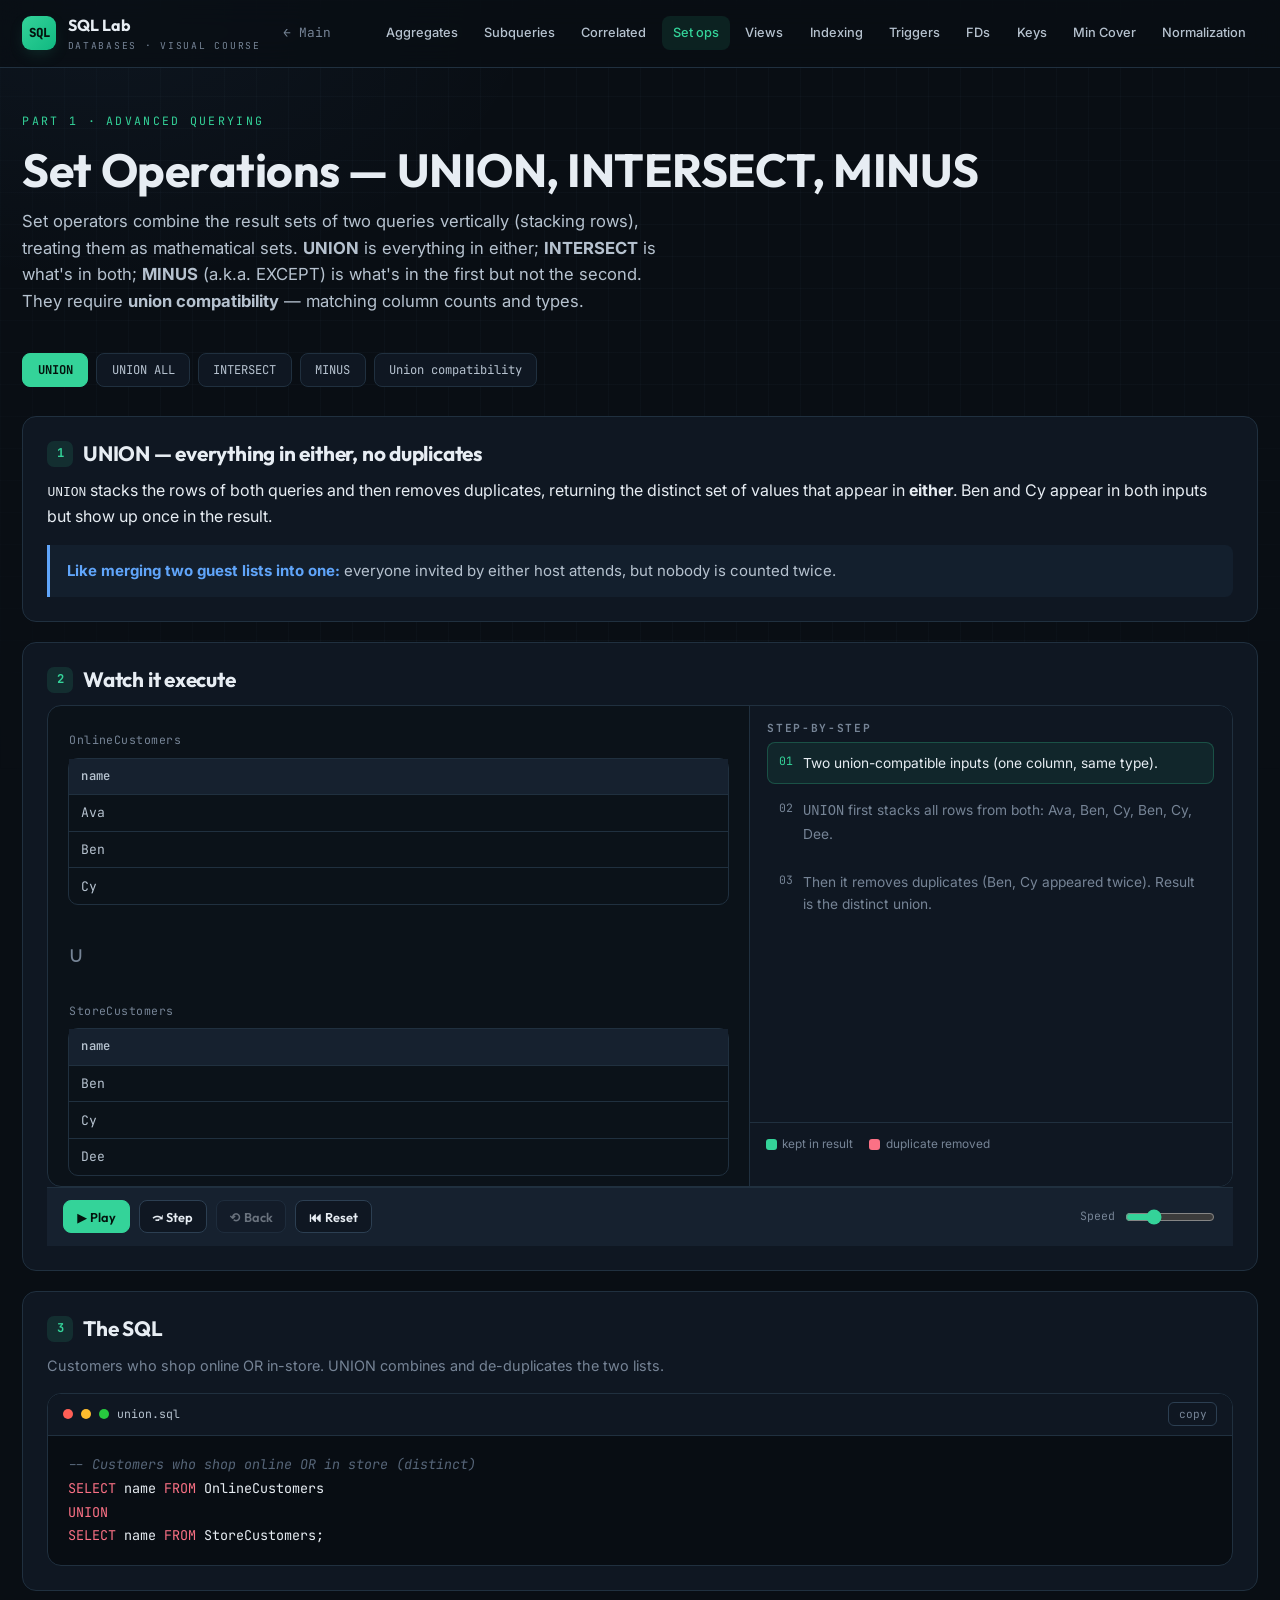
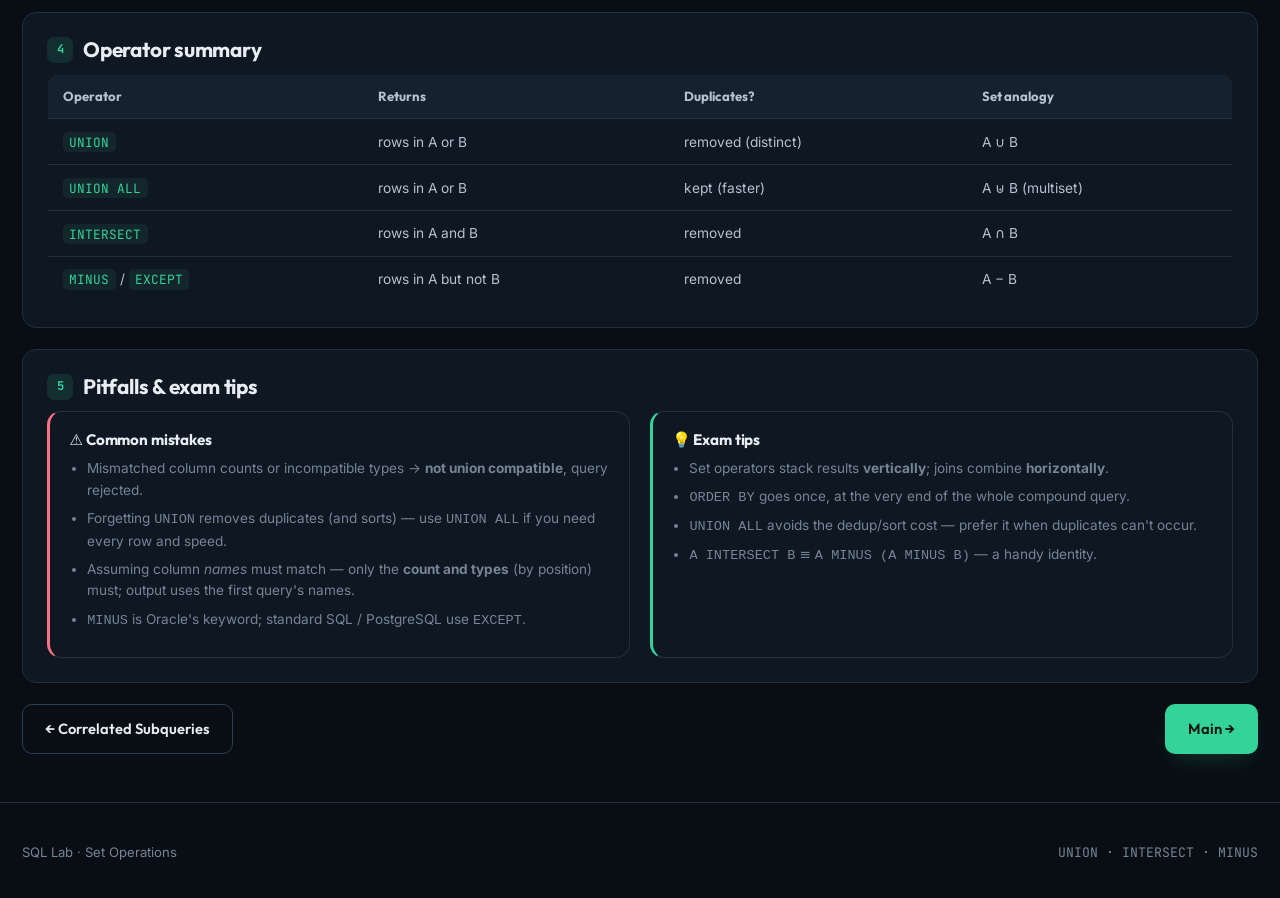
<file: modules/set-operations.html>
<!DOCTYPE html>
<html lang="en">
<head>
<meta charset="UTF-8">
<meta name="viewport" content="width=device-width, initial-scale=1.0">
<title>Set Operations · SQL Lab</title>
<link rel="icon" type="image/svg+xml" href="../favicon.svg">
<link rel="apple-touch-icon" href="../favicon.svg">
<link rel="stylesheet" href="../css/styles.css">
</head>
<body>

<header class="topbar">
  <div class="topbar-inner">
    <a class="brand" href="../index.html"><span class="glyph">SQL</span><span>SQL&nbsp;Lab<small>Databases · Visual Course</small></span></a>
    <a class="backhome" href="../index.html">← Main</a>
    <nav class="nav-links">
      <a href="aggregates.html">Aggregates</a>
      <a href="nested-queries.html">Subqueries</a>
      <a href="correlated.html">Correlated</a>
      <a href="set-operations.html" class="active">Set ops</a>
      <a href="views.html">Views</a>
      <a href="indexing.html">Indexing</a>
      <a href="triggers.html">Triggers</a>
      <a href="functional-dependencies.html">FDs</a>
      <a href="keys.html">Keys</a>
      <a href="minimal-cover.html">Min Cover</a>
      <a href="normalization.html">Normalization</a>
    </nav>
  </div>
</header>

<main class="wrap">
  <section class="mod-head">
    <div class="eyebrow">Part 1 · Advanced Querying</div>
    <h1>Set Operations — UNION, INTERSECT, MINUS</h1>
    <p>Set operators combine the result sets of two queries vertically (stacking rows), treating them as
      mathematical sets. <b>UNION</b> is everything in either; <b>INTERSECT</b> is what's in both;
      <b>MINUS</b> (a.k.a. EXCEPT) is what's in the first but not the second. They require
      <b>union compatibility</b> — matching column counts and types.</p>
  </section>

  <div class="lessonbar" id="lessonbar">
    <button data-lesson="union" class="active">UNION</button>
    <button data-lesson="unionall">UNION ALL</button>
    <button data-lesson="intersect">INTERSECT</button>
    <button data-lesson="minus">MINUS</button>
    <button data-lesson="compat">Union compatibility</button>
  </div>

  <div class="panel">
    <h2><span class="num">1</span><span id="cTitle"></span></h2>
    <p id="cBody"></p>
    <div class="analogy" id="cAnalogy"></div>
  </div>

  <div class="panel">
    <h2><span class="num">2</span>Watch it execute</h2>
    <div class="viz">
      <div class="viz-stage" id="stage"></div>
      <div class="viz-side">
        <h4>Step-by-step</h4>
        <div class="narration" id="narration"></div>
        <div class="legend" id="legend"></div>
      </div>
    </div>
    <div class="controls" id="controls"></div>
  </div>

  <div class="panel">
    <h2><span class="num">3</span>The SQL</h2>
    <p style="color:var(--ink-muted); font-size:.9rem" id="codeIntro"></p>
    <div class="codeblock">
      <div class="cbar"><span class="dot r"></span><span class="dot y"></span><span class="dot g"></span>
        <span class="fname" id="fname">set_op.sql</span><button class="copy">copy</button></div>
      <pre><code class="sql" id="codeEl"></code></pre>
    </div>
  </div>

  <div class="panel">
    <h2><span class="num">4</span>Operator summary</h2>
    <table class="tbl">
      <thead><tr><th>Operator</th><th>Returns</th><th>Duplicates?</th><th>Set analogy</th></tr></thead>
      <tbody>
        <tr><td><code>UNION</code></td><td>rows in A or B</td><td>removed (distinct)</td><td>A ∪ B</td></tr>
        <tr><td><code>UNION ALL</code></td><td>rows in A or B</td><td>kept (faster)</td><td>A ⊎ B (multiset)</td></tr>
        <tr><td><code>INTERSECT</code></td><td>rows in A and B</td><td>removed</td><td>A ∩ B</td></tr>
        <tr><td><code>MINUS</code> / <code>EXCEPT</code></td><td>rows in A but not B</td><td>removed</td><td>A − B</td></tr>
      </tbody>
    </table>
  </div>

  <div class="panel">
    <h2><span class="num">5</span>Pitfalls &amp; exam tips</h2>
    <div class="tips">
      <div class="tipcard warn"><h4>⚠️ Common mistakes</h4>
        <ul>
          <li>Mismatched column counts or incompatible types → <b>not union compatible</b>, query rejected.</li>
          <li>Forgetting <code>UNION</code> removes duplicates (and sorts) — use <code>UNION ALL</code> if you need every row and speed.</li>
          <li>Assuming column <i>names</i> must match — only the <b>count and types</b> (by position) must; output uses the first query's names.</li>
          <li><code>MINUS</code> is Oracle's keyword; standard SQL / PostgreSQL use <code>EXCEPT</code>.</li>
        </ul>
      </div>
      <div class="tipcard pro"><h4>💡 Exam tips</h4>
        <ul>
          <li>Set operators stack results <b>vertically</b>; joins combine <b>horizontally</b>.</li>
          <li><code>ORDER BY</code> goes once, at the very end of the whole compound query.</li>
          <li><code>UNION ALL</code> avoids the dedup/sort cost — prefer it when duplicates can't occur.</li>
          <li><code>A INTERSECT B</code> ≡ <code>A MINUS (A MINUS B)</code> — a handy identity.</li>
        </ul>
      </div>
    </div>
  </div>

  <div style="display:flex; justify-content:space-between; margin:1rem 0 3rem">
    <a class="btn btn-ghost" href="correlated.html">← Correlated Subqueries</a>
    <a class="btn btn-primary" href="../index.html">Main →</a>
  </div>
</main>

<footer><div class="wrap"><span>SQL Lab · Set Operations</span><span style="font-family:var(--mono)">UNION · INTERSECT · MINUS</span></div></footer>

<script src="../js/common.js"></script>
<script>
const A={name:"OnlineCustomers", col:"name", rows:["Ava","Ben","Cy"]};
const B={name:"StoreCustomers",  col:"name", rows:["Ben","Cy","Dee"]};
const inBoth=v=>A.rows.includes(v)&&B.rows.includes(v);

function tbl(title,rows,cls){ return table({caption:title,cols:["name"],rows:rows.map(r=>[r]),rowClass:cls||[]}); }
function two(a,b){ return `<div class="tbl-flow">${a}<div class="flow-arrow" id="op">∪</div>${b}</div>`; }

const LESSONS={
union:{
  title:"UNION — everything in either, no duplicates",
  body:"<code>UNION</code> stacks the rows of both queries and then removes duplicates, returning the distinct "+
       "set of values that appear in <b>either</b>. Ben and Cy appear in both inputs but show up once in the result.",
  analogy:"<b>Like merging two guest lists into one:</b> everyone invited by either host attends, but nobody is "+
          "counted twice.",
  fname:"union.sql",
  codeIntro:"Customers who shop online OR in-store. UNION combines and de-duplicates the two lists.",
  legend:[["keep","kept in result"],["drop","duplicate removed"]],
  code:`-- Customers who shop online OR in store (distinct)
SELECT name FROM OnlineCustomers
UNION
SELECT name FROM StoreCustomers;`,
  build(){
    const all=[...A.rows,...B.rows];
    const distinct=[...new Set(all)];
    return [
      {note:"Two union-compatible inputs (one column, same type).", view:()=>two(tbl(A.name,A.rows),tbl(B.name,B.rows))},
      {note:"<code>UNION</code> first stacks all rows from both: Ava, Ben, Cy, Ben, Cy, Dee.",
        view:()=>tbl("stacked (before dedup)",all, all.map((v,i)=> all.indexOf(v)===i?'':'drop'))},
      {note:"Then it removes duplicates (Ben, Cy appeared twice). Result is the distinct union.",
        view:()=>tbl("UNION result",distinct, distinct.map(()=>'keep'))},
    ];
  }
},
unionall:{
  title:"UNION ALL — keep every row",
  body:"<code>UNION ALL</code> is <code>UNION</code> without the de-duplication step. It simply concatenates "+
       "both result sets, keeping every row — including duplicates. Because it skips the sort/dedup work, it's "+
       "faster, and it's the right choice when duplicates are impossible or wanted.",
  analogy:"<b>Like pouring two jars of marbles into one:</b> you keep every marble, even identical ones — no "+
          "sorting, no discarding.",
  fname:"union_all.sql",
  codeIntro:"Same two lists, but every occurrence is kept. Ben and Cy now appear twice.",
  legend:[["keep","every row kept"]],
  code:`-- All rows from both, duplicates included (faster)
SELECT name FROM OnlineCustomers
UNION ALL
SELECT name FROM StoreCustomers;`,
  build(){
    const all=[...A.rows,...B.rows];
    return [
      {note:"The two inputs again.", view:()=>two(tbl(A.name,A.rows),tbl(B.name,B.rows))},
      {note:"<code>UNION ALL</code> concatenates both — and stops. No dedup, no sort.",
        view:()=>tbl("UNION ALL result",all, all.map(()=>'keep'))},
      {note:"Note Ben and Cy appear <b>twice</b> — that's the difference from plain UNION.",
        view:()=>tbl("UNION ALL result",all, all.map((v,i)=> all.indexOf(v)!==i?'focus':'keep'))},
    ];
  }
},
intersect:{
  title:"INTERSECT — only in both",
  body:"<code>INTERSECT</code> returns only the rows that appear in <b>both</b> result sets — the overlap. "+
       "Here that's customers who shop online <i>and</i> in store.",
  analogy:"<b>Like finding mutual friends:</b> only people who appear on both lists make the cut.",
  fname:"intersect.sql",
  codeIntro:"Customers present in BOTH lists. Only Ben and Cy qualify.",
  legend:[["keep","in both → kept"],["drop","only in one → removed"]],
  code:`-- Customers who shop online AND in store
SELECT name FROM OnlineCustomers
INTERSECT
SELECT name FROM StoreCustomers;`,
  build(){
    return [
      {note:"The two inputs. INTERSECT will keep only their overlap.",
        view:()=>setOp('∩')+two(tbl(A.name,A.rows),tbl(B.name,B.rows))},
      {note:"Mark each value: is it present in <b>both</b> tables?",
        view:()=>setOp('∩')+two(
          tbl(A.name,A.rows,A.rows.map(v=>inBoth(v)?'keep':'drop')),
          tbl(B.name,B.rows,B.rows.map(v=>inBoth(v)?'keep':'drop')))},
      {note:"Ben and Cy are in both; Ava (online only) and Dee (store only) are dropped.",
        view:()=>two(
          tbl(A.name,A.rows,A.rows.map(v=>inBoth(v)?'keep':'drop')),
          tbl(B.name,B.rows,B.rows.map(v=>inBoth(v)?'keep':'drop')))},
      {note:"Result: the intersection.",
        view:()=>tbl("INTERSECT result",A.rows.filter(v=>inBoth(v)),A.rows.filter(v=>inBoth(v)).map(()=>'keep'))},
    ];
  }
},
minus:{
  title:"MINUS — in the first but not the second",
  body:"<code>MINUS</code> (called <code>EXCEPT</code> in standard SQL/PostgreSQL) returns rows from the first "+
       "query that do <b>not</b> appear in the second. It's set difference — A − B.",
  analogy:"<b>Like listing your contacts who aren't on a 'do-not-call' list:</b> start with A, then strike out "+
          "anyone who also appears in B.",
  fname:"minus.sql",
  codeIntro:"Online-only customers: in OnlineCustomers but NOT in StoreCustomers. Only Ava remains.",
  legend:[["keep","in A only → kept"],["drop","also in B → removed"]],
  code:`-- Online-only customers (A minus B)
SELECT name FROM OnlineCustomers
MINUS                     -- EXCEPT in standard SQL / PostgreSQL
SELECT name FROM StoreCustomers;`,
  build(){
    const onlyA=A.rows.filter(v=>!B.rows.includes(v));
    return [
      {note:"Start from the first query's rows (OnlineCustomers).",
        view:()=>setOp('−')+two(tbl(A.name+" (A)",A.rows),tbl(B.name+" (B)",B.rows))},
      {note:"Strike out any A-row that also appears in B (Ben, Cy are in both).",
        view:()=>setOp('−')+two(
          tbl(A.name+" (A)",A.rows,A.rows.map(v=>B.rows.includes(v)?'drop':'keep')),
          tbl(B.name+" (B)",B.rows,B.rows.map(()=>'dim')))},
      {note:"What remains in A is the difference: Ava (online only).",
        view:()=>tbl("MINUS result",onlyA,onlyA.map(()=>'keep'))},
    ];
  }
},
compat:{
  title:"Union compatibility — the rule for combining",
  body:"Two queries can only be combined by a set operator if they are <b>union compatible</b>: the same "+
       "<b>number</b> of columns, and matching <b>data types</b> in each position (left to right). Column "+
       "<i>names</i> don't need to match — the output adopts the first query's names.",
  analogy:"<b>Like stacking two sheets of a spreadsheet:</b> they must have the same number of columns, and "+
          "column 1 must be the same kind of data in both, or they won't line up.",
  fname:"compatibility.sql",
  codeIntro:"One valid and one invalid combination — see why the second is rejected.",
  legend:[["keep","compatible ✓"],["drop","incompatible ✗"]],
  code:`-- ✓ Compatible: same column count, same types by position
SELECT name, city FROM Customer
UNION
SELECT name, city FROM Supplier;

-- ✗ NOT compatible: different number of columns
SELECT name FROM Customer
UNION
SELECT name, city FROM Supplier;        -- ERROR

-- ✗ NOT compatible: type mismatch in position 2 (text vs number)
SELECT name, city FROM Customer
UNION
SELECT name, age  FROM Person;          -- ERROR`,
  build(){
    return [
      {note:"<b>Compatible:</b> both queries return (text, text) in the same order — they stack cleanly.",
        view:()=>two(
          table({caption:"Customer → (name, city)",cols:["name","city"],rows:[["Ava","NYC"],["Cy","LA"]],rowClass:["keep","keep"]}),
          table({caption:"Supplier → (name, city)",cols:["name","city"],rows:[["Zed","NYC"]],rowClass:["keep"]}))},
      {note:"<b>Incompatible #1:</b> different column counts (1 vs 2) — the engine rejects it.",
        view:()=>two(
          table({caption:"1 column",cols:["name"],rows:[["Ava"]],rowClass:["drop"]}),
          table({caption:"2 columns",cols:["name","city"],rows:[["Zed","NYC"]],rowClass:["drop"]}))
          +`<div style="color:var(--rose);font-family:var(--mono);font-size:.84rem;padding:.5rem 0">✗ column count mismatch → ERROR</div>`},
      {note:"<b>Incompatible #2:</b> same count, but position 2 is text in one and a number in the other.",
        view:()=>two(
          table({caption:"(name, city : text)",cols:["name","city"],rows:[["Ava","NYC"]],rowClass:["drop"]}),
          table({caption:"(name, age : number)",cols:["name","age"],rows:[["Zed","42"]],rowClass:["drop"]}))
          +`<div style="color:var(--rose);font-family:var(--mono);font-size:.84rem;padding:.5rem 0">✗ type mismatch in column 2 → ERROR</div>`},
    ];
  }
}
};

function setOp(sym){ return `<div style="font-family:var(--mono);font-size:.78rem;color:var(--ink-muted);margin-bottom:.3rem">set operator: <span style="color:var(--emerald);font-size:1.1rem">${sym}</span></div>`; }

const player=new StepPlayer({
  mount:document.getElementById("stage"), narration:document.getElementById("narration"),
  controls:document.getElementById("controls"), render:(s)=>s.view()
});
let current;
const cTitle=document.getElementById("cTitle"),cBody=document.getElementById("cBody"),
      cAnalogy=document.getElementById("cAnalogy"),fname=document.getElementById("fname"),
      codeIntro=document.getElementById("codeIntro");
const cmap={keep:"var(--emerald)",drop:"var(--rose)",focus:"var(--gold)",dim:"var(--ink-muted)"};
function load(key){
  current=LESSONS[key];
  cTitle.textContent=current.title; cBody.innerHTML=current.body; cAnalogy.innerHTML=current.analogy;
  fname.textContent=current.fname; codeIntro.textContent=current.codeIntro;
  const codeEl=document.getElementById("codeEl"); codeEl.dataset.raw=current.code; codeEl.innerHTML=highlightSQL(current.code);
  document.getElementById("legend").innerHTML=(current.legend||[]).map(([c,l])=>`<span><i style="background:${cmap[c]||'#888'}"></i>${l}</span>`).join("");
  player.load(current.build());
}
document.querySelectorAll("#lessonbar button").forEach(b=> b.onclick=()=>{
  document.querySelectorAll("#lessonbar button").forEach(x=>x.classList.remove("active"));
  b.classList.add("active"); load(b.dataset.lesson);
});
load("union");
</script>
</body>
</html>
</file>
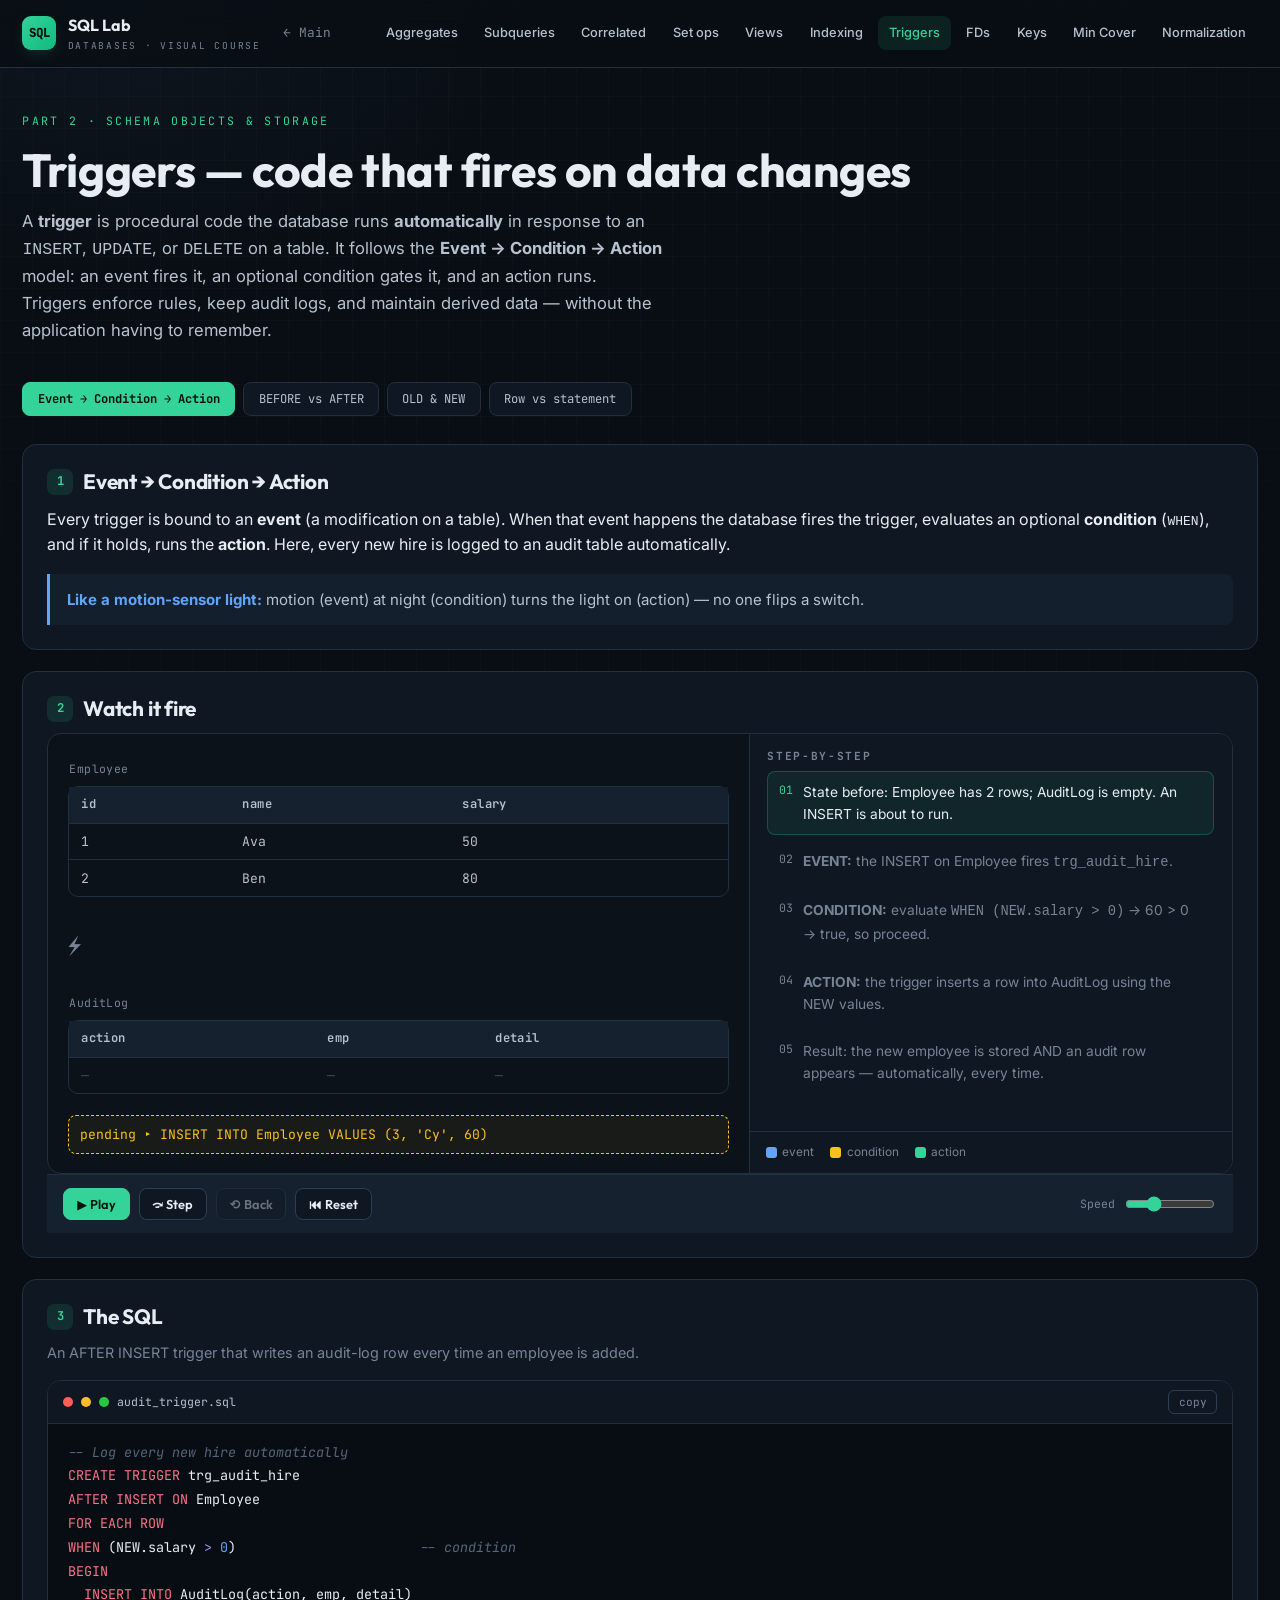
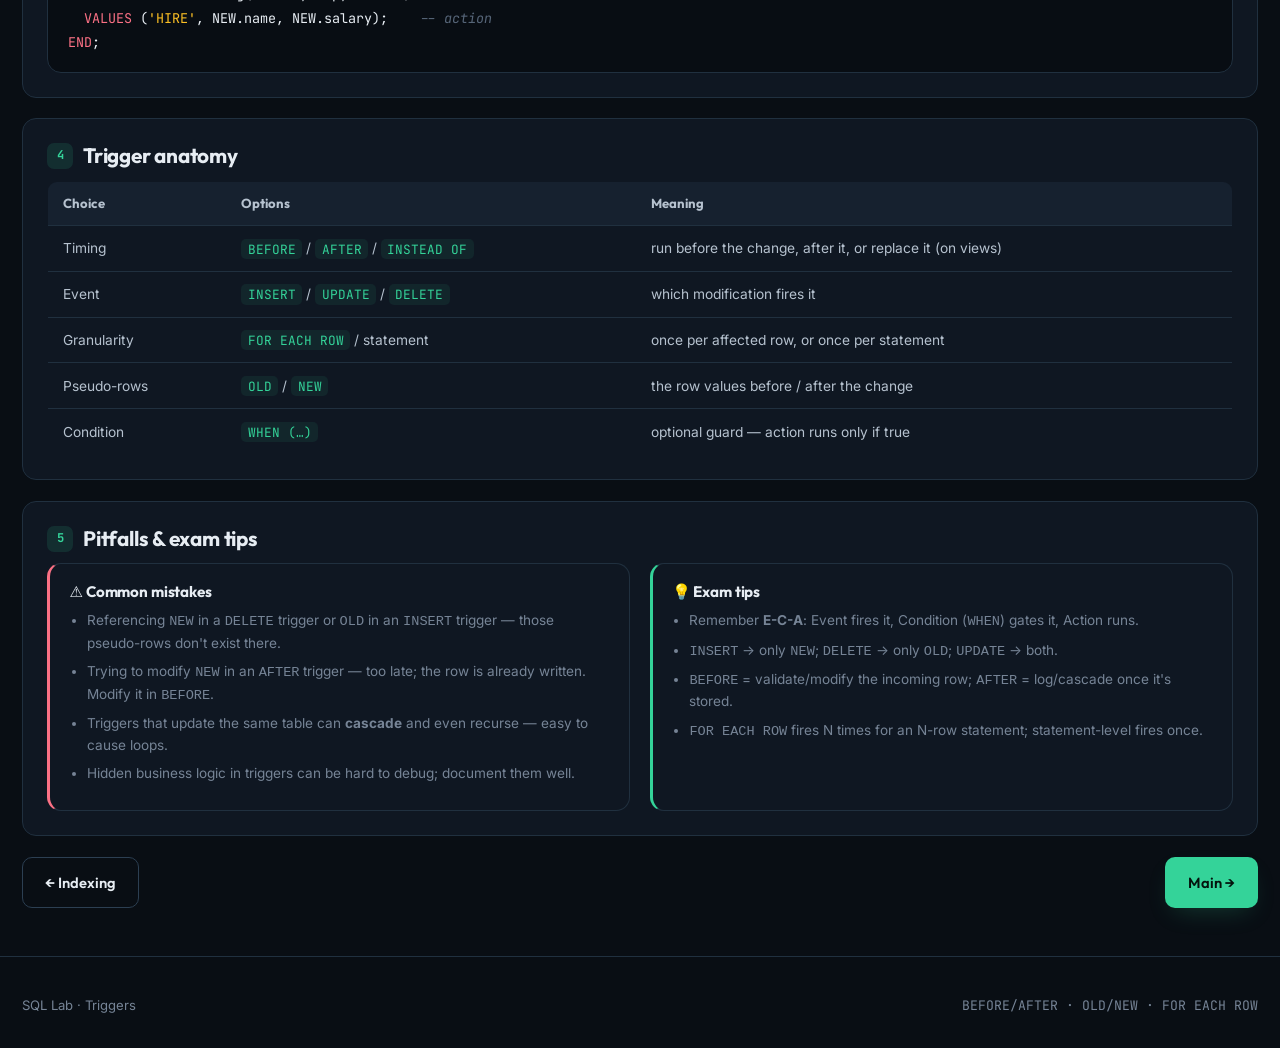
<file: modules/triggers.html>
<!DOCTYPE html>
<html lang="en">
<head>
<meta charset="UTF-8">
<meta name="viewport" content="width=device-width, initial-scale=1.0">
<title>Triggers · SQL Lab</title>
<link rel="icon" type="image/svg+xml" href="../favicon.svg">
<link rel="apple-touch-icon" href="../favicon.svg">
<link rel="stylesheet" href="../css/styles.css">
</head>
<body>

<header class="topbar">
  <div class="topbar-inner">
    <a class="brand" href="../index.html"><span class="glyph">SQL</span><span>SQL&nbsp;Lab<small>Databases · Visual Course</small></span></a>
    <a class="backhome" href="../index.html">← Main</a>
    <nav class="nav-links">
      <a href="aggregates.html">Aggregates</a>
      <a href="nested-queries.html">Subqueries</a>
      <a href="correlated.html">Correlated</a>
      <a href="set-operations.html">Set ops</a>
      <a href="views.html">Views</a>
      <a href="indexing.html">Indexing</a>
      <a href="triggers.html" class="active">Triggers</a>
      <a href="functional-dependencies.html">FDs</a>
      <a href="keys.html">Keys</a>
      <a href="minimal-cover.html">Min Cover</a>
      <a href="normalization.html">Normalization</a>
    </nav>
  </div>
</header>

<main class="wrap">
  <section class="mod-head">
    <div class="eyebrow">Part 2 · Schema Objects &amp; Storage</div>
    <h1>Triggers — code that fires on data changes</h1>
    <p>A <b>trigger</b> is procedural code the database runs <b>automatically</b> in response to an
      <code>INSERT</code>, <code>UPDATE</code>, or <code>DELETE</code> on a table. It follows the
      <b>Event → Condition → Action</b> model: an event fires it, an optional condition gates it, and an action
      runs. Triggers enforce rules, keep audit logs, and maintain derived data — without the application having
      to remember.</p>
  </section>

  <div class="lessonbar" id="lessonbar">
    <button data-lesson="eca" class="active">Event → Condition → Action</button>
    <button data-lesson="timing">BEFORE vs AFTER</button>
    <button data-lesson="oldnew">OLD &amp; NEW</button>
    <button data-lesson="granularity">Row vs statement</button>
  </div>

  <div class="panel">
    <h2><span class="num">1</span><span id="cTitle"></span></h2>
    <p id="cBody"></p>
    <div class="analogy" id="cAnalogy"></div>
  </div>

  <div class="panel">
    <h2><span class="num">2</span>Watch it fire</h2>
    <div class="viz">
      <div class="viz-stage" id="stage"></div>
      <div class="viz-side">
        <h4>Step-by-step</h4>
        <div class="narration" id="narration"></div>
        <div class="legend" id="legend"></div>
      </div>
    </div>
    <div class="controls" id="controls"></div>
  </div>

  <div class="panel">
    <h2><span class="num">3</span>The SQL</h2>
    <p style="color:var(--ink-muted); font-size:.9rem" id="codeIntro"></p>
    <div class="codeblock">
      <div class="cbar"><span class="dot r"></span><span class="dot y"></span><span class="dot g"></span>
        <span class="fname" id="fname">trigger.sql</span><button class="copy">copy</button></div>
      <pre><code class="sql" id="codeEl"></code></pre>
    </div>
  </div>

  <div class="panel">
    <h2><span class="num">4</span>Trigger anatomy</h2>
    <table class="tbl">
      <thead><tr><th>Choice</th><th>Options</th><th>Meaning</th></tr></thead>
      <tbody>
        <tr><td>Timing</td><td><code>BEFORE</code> / <code>AFTER</code> / <code>INSTEAD OF</code></td><td>run before the change, after it, or replace it (on views)</td></tr>
        <tr><td>Event</td><td><code>INSERT</code> / <code>UPDATE</code> / <code>DELETE</code></td><td>which modification fires it</td></tr>
        <tr><td>Granularity</td><td><code>FOR EACH ROW</code> / statement</td><td>once per affected row, or once per statement</td></tr>
        <tr><td>Pseudo-rows</td><td><code>OLD</code> / <code>NEW</code></td><td>the row values before / after the change</td></tr>
        <tr><td>Condition</td><td><code>WHEN (…)</code></td><td>optional guard — action runs only if true</td></tr>
      </tbody>
    </table>
  </div>

  <div class="panel">
    <h2><span class="num">5</span>Pitfalls &amp; exam tips</h2>
    <div class="tips">
      <div class="tipcard warn"><h4>⚠️ Common mistakes</h4>
        <ul>
          <li>Referencing <code>NEW</code> in a <code>DELETE</code> trigger or <code>OLD</code> in an <code>INSERT</code> trigger — those pseudo-rows don't exist there.</li>
          <li>Trying to modify <code>NEW</code> in an <code>AFTER</code> trigger — too late; the row is already written. Modify it in <code>BEFORE</code>.</li>
          <li>Triggers that update the same table can <b>cascade</b> and even recurse — easy to cause loops.</li>
          <li>Hidden business logic in triggers can be hard to debug; document them well.</li>
        </ul>
      </div>
      <div class="tipcard pro"><h4>💡 Exam tips</h4>
        <ul>
          <li>Remember <b>E-C-A</b>: Event fires it, Condition (<code>WHEN</code>) gates it, Action runs.</li>
          <li><code>INSERT</code> → only <code>NEW</code>; <code>DELETE</code> → only <code>OLD</code>; <code>UPDATE</code> → both.</li>
          <li><code>BEFORE</code> = validate/modify the incoming row; <code>AFTER</code> = log/cascade once it's stored.</li>
          <li><code>FOR EACH ROW</code> fires N times for an N-row statement; statement-level fires once.</li>
        </ul>
      </div>
    </div>
  </div>

  <div style="display:flex; justify-content:space-between; margin:1rem 0 3rem">
    <a class="btn btn-ghost" href="indexing.html">← Indexing</a>
    <a class="btn btn-primary" href="../index.html">Main →</a>
  </div>
</main>

<footer><div class="wrap"><span>SQL Lab · Triggers</span><span style="font-family:var(--mono)">BEFORE/AFTER · OLD/NEW · FOR EACH ROW</span></div></footer>

<script src="../js/common.js"></script>
<script>
/* ---------- flow + box helpers ---------- */
function stage(label, sub, kind){
  const m={
    idle:['var(--border-2)','var(--surface)','var(--ink-muted)'],
    event:['var(--blue)','rgba(96,165,250,.12)','var(--ink)'],
    cond:['var(--gold)','rgba(251,191,36,.13)','var(--ink)'],
    action:['var(--emerald)','rgba(52,211,153,.14)','var(--ink)'],
    reject:['var(--rose)','rgba(251,113,133,.13)','var(--ink)']
  };
  const [bd,bg,fg]=m[kind]||m.idle;
  return `<div style="min-width:120px;flex:1;padding:.6rem .8rem;border:1px solid ${bd};background:${bg};color:${fg};
    border-radius:10px;font-family:var(--mono);font-size:.8rem;text-align:center">
    <b>${label}</b>${sub?`<div style="font-size:.66rem;color:var(--ink-muted);margin-top:.15rem">${sub}</div>`:''}</div>`;
}
function flowbar(stages){
  return `<div style="display:flex;align-items:stretch;gap:.4rem;flex-wrap:wrap;margin-bottom:1rem">`+
    stages.map((s,i)=> (i?`<div style="align-self:center;color:var(--ink-muted)">▸</div>`:'')+stage(s[0],s[1],s[2])).join('')+`</div>`;
}
function pill(text,kind){
  const c={new:'var(--emerald)',old:'var(--rose)',both:'var(--violet)',info:'var(--ink-muted)'}[kind]||'var(--ink-muted)';
  return `<span style="display:inline-block;font-family:var(--mono);font-size:.78rem;padding:.25rem .6rem;border-radius:7px;
    border:1px solid ${c};color:${c};background:transparent;margin:.15rem .3rem .15rem 0">${text}</span>`;
}
const EMP={cols:["id","name","salary"], rows:[[1,"Ava",50],[2,"Ben",80]]};

const LESSONS={
eca:{
  title:"Event → Condition → Action",
  body:"Every trigger is bound to an <b>event</b> (a modification on a table). When that event happens the "+
       "database fires the trigger, evaluates an optional <b>condition</b> (<code>WHEN</code>), and if it holds, "+
       "runs the <b>action</b>. Here, every new hire is logged to an audit table automatically.",
  analogy:"<b>Like a motion-sensor light:</b> motion (event) at night (condition) turns the light on (action) — "+
          "no one flips a switch.",
  fname:"audit_trigger.sql",
  codeIntro:"An AFTER INSERT trigger that writes an audit-log row every time an employee is added.",
  legend:[["event","event"],["cond","condition"],["action","action"]],
  code:`-- Log every new hire automatically
CREATE TRIGGER trg_audit_hire
AFTER INSERT ON Employee
FOR EACH ROW
WHEN (NEW.salary > 0)                       -- condition
BEGIN
  INSERT INTO AuditLog(action, emp, detail)
  VALUES ('HIRE', NEW.name, NEW.salary);    -- action
END;`,
  build(){
    const log0=[];
    return [
      {note:"State before: Employee has 2 rows; AuditLog is empty. An INSERT is about to run.",
        view:()=>tables(EMP.rows, log0)+pending("INSERT INTO Employee VALUES (3, 'Cy', 60)")},
      {note:"<b>EVENT:</b> the INSERT on Employee fires <code>trg_audit_hire</code>.",
        view:()=>flowbar([["INSERT","event on Employee","event"],["WHEN","NEW.salary>0","idle"],["ACTION","log it","idle"]])+tables(EMP.rows,log0)},
      {note:"<b>CONDITION:</b> evaluate <code>WHEN (NEW.salary > 0)</code> → 60 > 0 → true, so proceed.",
        view:()=>flowbar([["INSERT","event","event"],["WHEN","60 > 0 ✓","cond"],["ACTION","log it","idle"]])+
          `<div>${pill("NEW.name = Cy","new")}${pill("NEW.salary = 60","new")}</div>`+tables(EMP.rows,log0)},
      {note:"<b>ACTION:</b> the trigger inserts a row into AuditLog using the NEW values.",
        view:()=>flowbar([["INSERT","event","event"],["WHEN","true","cond"],["ACTION","INSERT AuditLog","action"]])+
          tables([...EMP.rows,[3,"Cy",60]], [["HIRE","Cy","60"]], 2, 0)},
      {note:"Result: the new employee is stored AND an audit row appears — automatically, every time.",
        view:()=>tables([...EMP.rows,[3,"Cy",60]], [["HIRE","Cy","60"]], 2, 0)}
    ];
  }
},
timing:{
  title:"BEFORE vs AFTER — when the trigger runs",
  body:"<b>BEFORE</b> triggers run <i>before</i> the row is written, so they can <b>validate or modify</b> the "+
       "incoming <code>NEW</code> row (or reject it). <b>AFTER</b> triggers run once the change is safely "+
       "stored — ideal for logging and cascading to other tables.",
  analogy:"<b>BEFORE = airport security screening you before boarding</b> (can stop or adjust you). "+
          "<b>AFTER = the boarding log recorded once you're on the plane.</b>",
  fname:"before_after.sql",
  codeIntro:"A BEFORE trigger validates salary; an AFTER trigger logs. See how timing changes what's possible.",
  legend:[["event","incoming row"],["reject","rejected by BEFORE"],["action","stored / logged"]],
  code:`-- BEFORE: validate or fix the incoming row
CREATE TRIGGER trg_check_salary
BEFORE INSERT ON Employee
FOR EACH ROW
WHEN (NEW.salary < 0)
BEGIN
  SELECT RAISE(ABORT, 'salary cannot be negative');  -- reject
END;

-- AFTER: react once the row is safely written
CREATE TRIGGER trg_log
AFTER INSERT ON Employee
FOR EACH ROW
BEGIN INSERT INTO AuditLog VALUES ('HIRE', NEW.name, NEW.salary); END;`,
  build(){
    return [
      {note:"An INSERT arrives with a bad value: salary = −10. The BEFORE trigger runs first.",
        view:()=>flowbar([["INSERT","NEW.salary = −10","event"],["BEFORE","validate","idle"],["WRITE","store row","idle"]])+
          `<div>${pill("NEW.salary = −10","new")}</div>`+tables(EMP.rows,[])},
      {note:"<b>BEFORE</b> sees <code>NEW.salary &lt; 0</code> → it aborts the insert. The row is never stored.",
        view:()=>flowbar([["INSERT","NEW.salary = −10","event"],["BEFORE","−10 < 0 → ABORT","reject"],["WRITE","blocked","idle"]])+
          `<div style="color:var(--rose);font-family:var(--mono);font-size:.84rem;padding:.4rem 0">✗ rejected — Employee unchanged</div>`+tables(EMP.rows,[])},
      {note:"Now a valid INSERT (salary = 60). BEFORE passes, the row is written…",
        view:()=>flowbar([["INSERT","NEW.salary = 60","event"],["BEFORE","60 ≥ 0 ✓","cond"],["WRITE","stored","action"]])+
          tables([...EMP.rows,[3,"Cy",60]],[],2)},
      {note:"…then the <b>AFTER</b> trigger fires on the now-stored row and appends the audit log.",
        view:()=>flowbar([["WRITE","row stored","action"],["AFTER","fires next","action"],["LOG","AuditLog +1","action"]])+
          tables([...EMP.rows,[3,"Cy",60]],[["HIRE","Cy","60"]],2,0)}
    ];
  }
},
oldnew:{
  title:"OLD and NEW — the before/after pseudo-rows",
  body:"Inside a row-level trigger you can read two pseudo-rows: <code>OLD</code> (values before the change) and "+
       "<code>NEW</code> (values after). Which exist depends on the event: <b>INSERT</b> has only NEW, "+
       "<b>DELETE</b> has only OLD, and <b>UPDATE</b> has both — perfect for logging exactly what changed.",
  analogy:"<b>Like 'track changes' in a document:</b> OLD is the struck-through original, NEW is the replacement "+
          "— UPDATE shows both side by side.",
  fname:"old_new.sql",
  codeIntro:"An UPDATE trigger logs the salary change using both OLD and NEW.",
  legend:[["old","OLD (before)"],["new","NEW (after)"],["action","logged delta"]],
  code:`-- Record every raise, with the exact delta
CREATE TRIGGER trg_raise_log
AFTER UPDATE OF salary ON Employee
FOR EACH ROW
BEGIN
  INSERT INTO AuditLog(action, emp, detail)
  VALUES ('RAISE', NEW.name,
          OLD.salary || ' -> ' || NEW.salary);   -- both pseudo-rows
END;`,
  build(){
    return [
      {note:"Each event exposes different pseudo-rows. First, the rule of thumb:",
        view:()=>`<div style="display:flex;flex-direction:column;gap:.6rem">
          <div>INSERT &nbsp; ${pill("NEW ✓","new")} ${pill("OLD ✗","info")}</div>
          <div>DELETE &nbsp; ${pill("OLD ✓","old")} ${pill("NEW ✗","info")}</div>
          <div>UPDATE &nbsp; ${pill("OLD ✓","old")} ${pill("NEW ✓","new")}</div></div>`},
      {note:"Ava gets a raise: <code>UPDATE Employee SET salary=60 WHERE id=1</code>. The trigger sees both rows.",
        view:()=>`<div>${pill("OLD.salary = 50","old")}${pill("NEW.salary = 60","new")}</div>`+
          tables([[1,"Ava",60],[2,"Ben",80]],[],0)},
      {note:"It logs the delta using OLD and NEW together: '50 -&gt; 60'.",
        view:()=>flowbar([["UPDATE","salary 50→60","event"],["AFTER","read OLD & NEW","action"],["LOG","'50 -> 60'","action"]])+
          tables([[1,"Ava",60],[2,"Ben",80]],[["RAISE","Ava","50 -> 60"]],0,0)}
    ];
  }
},
granularity:{
  title:"FOR EACH ROW vs statement-level",
  body:"A <b>row-level</b> trigger (<code>FOR EACH ROW</code>) fires once for <i>every</i> row the statement "+
       "touches. A <b>statement-level</b> trigger fires exactly once per statement, no matter how many rows "+
       "change. One UPDATE hitting 3 rows = 3 row-level firings, or 1 statement-level firing.",
  analogy:"<b>Row-level = stamping each parcel on a conveyor;</b> <b>statement-level = one receipt for the whole "+
          "shipment.</b>",
  fname:"granularity.sql",
  codeIntro:"A single UPDATE raises 3 salaries. Compare how many times each trigger style fires.",
  legend:[["event","affected row"],["action","trigger firing"]],
  code:`-- One statement, three affected rows:
UPDATE Employee SET salary = salary + 10;   -- 3 rows match

-- Row-level trigger  → fires 3 times (one per row)
-- Statement trigger  → fires 1 time  (once total)`,
  build(){
    const after=[[1,"Ava",60],[2,"Ben",90],[3,"Cy",70]];
    const before=[[1,"Ava",50],[2,"Ben",80],[3,"Cy",60]];
    return [
      {note:"The UPDATE matches 3 rows (each salary +10).",
        view:()=>tables(before,[],null)+pending("UPDATE Employee SET salary = salary + 10")},
      {note:"<b>FOR EACH ROW:</b> the trigger fires once per affected row → 3 firings, 3 audit entries.",
        view:()=>tables(after,[["UPD","Ava","+10"],["UPD","Ben","+10"],["UPD","Cy","+10"]],null,[0,1,2])+
          `<div style="font-family:var(--mono);font-size:.82rem;color:var(--emerald);padding:.4rem 0">row-level → fired 3×</div>`},
      {note:"<b>Statement-level:</b> the same UPDATE fires the trigger exactly once → a single entry.",
        view:()=>tables(after,[["UPD","(3 rows)","batch"]],null,[0])+
          `<div style="font-family:var(--mono);font-size:.82rem;color:var(--blue);padding:.4rem 0">statement-level → fired 1×</div>`}
    ];
  }
}
};

/* render Employee + AuditLog side by side. empHi/logHi: index(es) to highlight */
function tables(empRows, logRows, empHi, logHi){
  const eClass=empRows.map((_,i)=> sameSet(empHi,i)?'focus':'');
  const emp=table({caption:"Employee",cols:EMP.cols,rows:empRows,rowClass:eClass});
  const lClass=(logRows||[]).map((_,i)=> sameSet(logHi,i)?'keep':'');
  const log=table({caption:"AuditLog",cols:["action","emp","detail"],
    rows:(logRows&&logRows.length)?logRows:[["—","—","—"]], rowClass:(logRows&&logRows.length)?lClass:['dim']});
  return `<div class="tbl-flow">${emp}<div class="flow-arrow">⚡</div>${log}</div>`;
}
function sameSet(h,i){ if(h==null) return false; return Array.isArray(h)? h.includes(i) : h===i; }
function pending(sql){ return `<div style="margin-top:.7rem;font-family:var(--mono);font-size:.82rem;color:var(--gold);border:1px dashed var(--gold);border-radius:8px;padding:.5rem .7rem;background:rgba(251,191,36,.06)">pending ▸ ${sql}</div>`; }

const player=new StepPlayer({
  mount:document.getElementById("stage"), narration:document.getElementById("narration"),
  controls:document.getElementById("controls"), render:(s)=>s.view()
});
let current;
const cTitle=document.getElementById("cTitle"),cBody=document.getElementById("cBody"),
      cAnalogy=document.getElementById("cAnalogy"),fname=document.getElementById("fname"),
      codeIntro=document.getElementById("codeIntro");
const cmap={event:"var(--blue)",cond:"var(--gold)",action:"var(--emerald)",reject:"var(--rose)",
  old:"var(--rose)",new:"var(--emerald)"};
function load(key){
  current=LESSONS[key];
  cTitle.textContent=current.title; cBody.innerHTML=current.body; cAnalogy.innerHTML=current.analogy;
  fname.textContent=current.fname; codeIntro.textContent=current.codeIntro;
  const codeEl=document.getElementById("codeEl"); codeEl.dataset.raw=current.code; codeEl.innerHTML=highlightSQL(current.code);
  document.getElementById("legend").innerHTML=(current.legend||[]).map(([c,l])=>`<span><i style="background:${cmap[c]||'#888'}"></i>${l}</span>`).join("");
  player.load(current.build());
}
document.querySelectorAll("#lessonbar button").forEach(b=> b.onclick=()=>{
  document.querySelectorAll("#lessonbar button").forEach(x=>x.classList.remove("active"));
  b.classList.add("active"); load(b.dataset.lesson);
});
load("eca");
</script>
</body>
</html>
</file>
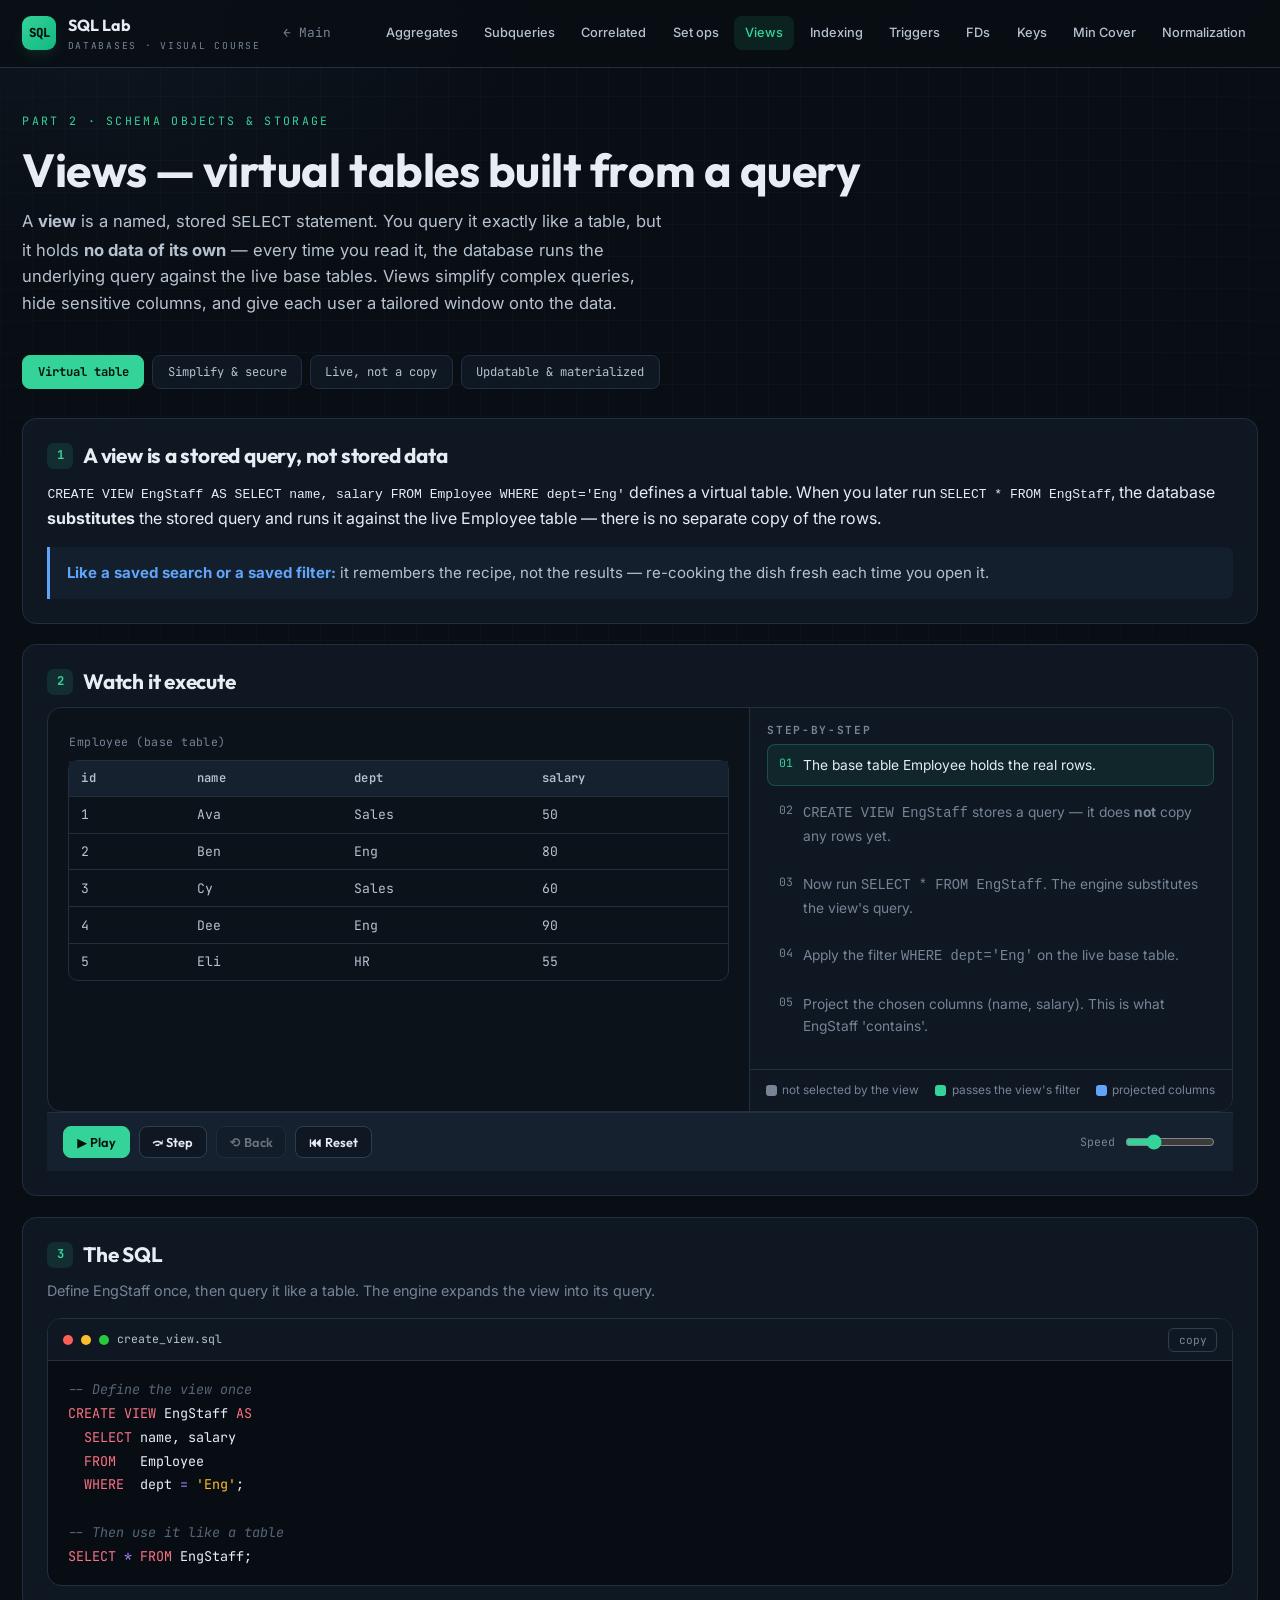
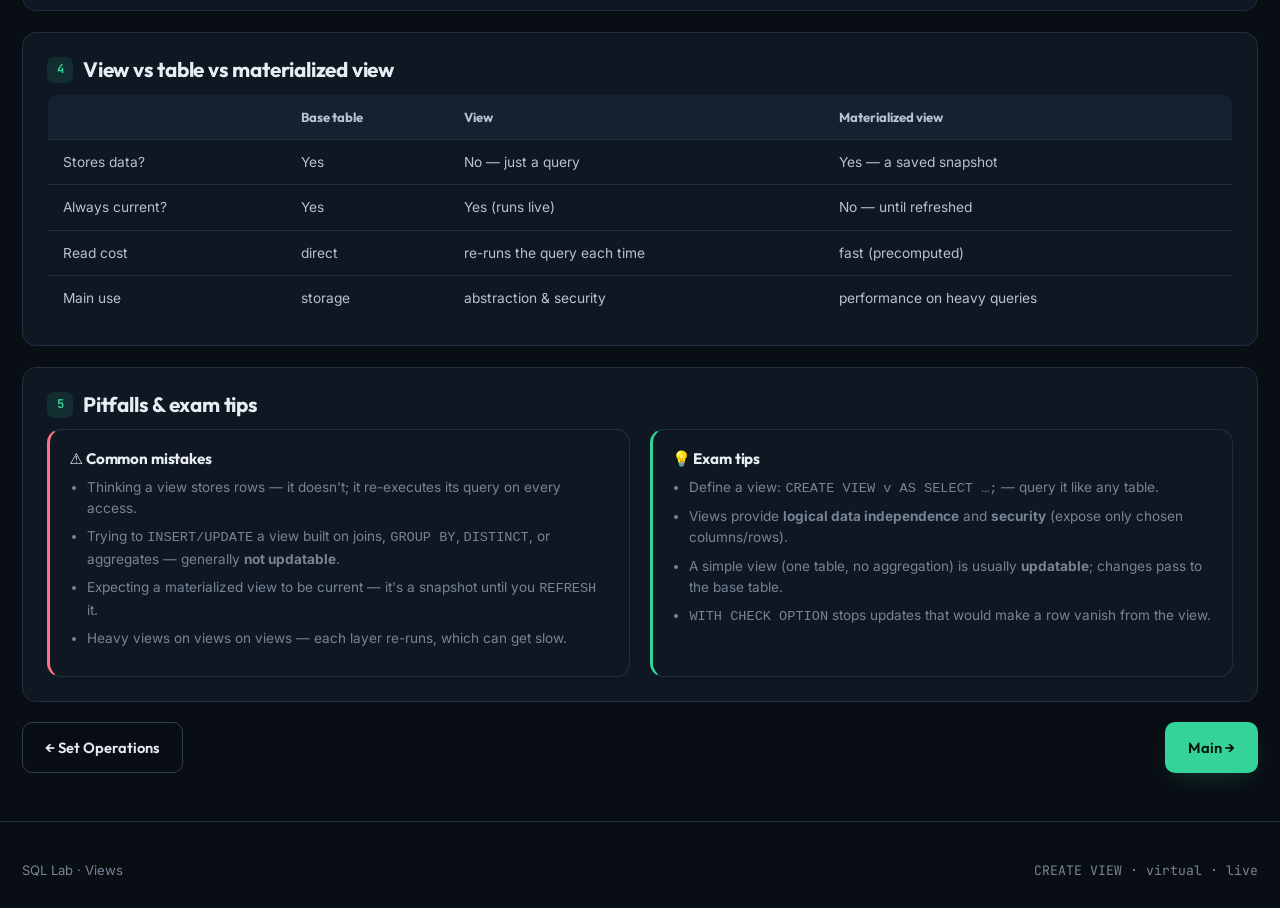
<file: modules/views.html>
<!DOCTYPE html>
<html lang="en">
<head>
<meta charset="UTF-8">
<meta name="viewport" content="width=device-width, initial-scale=1.0">
<title>Views · SQL Lab</title>
<link rel="icon" type="image/svg+xml" href="../favicon.svg">
<link rel="apple-touch-icon" href="../favicon.svg">
<link rel="stylesheet" href="../css/styles.css">
</head>
<body>

<header class="topbar">
  <div class="topbar-inner">
    <a class="brand" href="../index.html"><span class="glyph">SQL</span><span>SQL&nbsp;Lab<small>Databases · Visual Course</small></span></a>
    <a class="backhome" href="../index.html">← Main</a>
    <nav class="nav-links">
      <a href="aggregates.html">Aggregates</a>
      <a href="nested-queries.html">Subqueries</a>
      <a href="correlated.html">Correlated</a>
      <a href="set-operations.html">Set ops</a>
      <a href="views.html" class="active">Views</a>
      <a href="indexing.html">Indexing</a>
      <a href="triggers.html">Triggers</a>
      <a href="functional-dependencies.html">FDs</a>
      <a href="keys.html">Keys</a>
      <a href="minimal-cover.html">Min Cover</a>
      <a href="normalization.html">Normalization</a>
    </nav>
  </div>
</header>

<main class="wrap">
  <section class="mod-head">
    <div class="eyebrow">Part 2 · Schema Objects &amp; Storage</div>
    <h1>Views — virtual tables built from a query</h1>
    <p>A <b>view</b> is a named, stored <code>SELECT</code> statement. You query it exactly like a table, but it
      holds <b>no data of its own</b> — every time you read it, the database runs the underlying query against
      the live base tables. Views simplify complex queries, hide sensitive columns, and give each user a tailored
      window onto the data.</p>
  </section>

  <div class="lessonbar" id="lessonbar">
    <button data-lesson="virtual" class="active">Virtual table</button>
    <button data-lesson="simplify">Simplify &amp; secure</button>
    <button data-lesson="live">Live, not a copy</button>
    <button data-lesson="update">Updatable &amp; materialized</button>
  </div>

  <div class="panel">
    <h2><span class="num">1</span><span id="cTitle"></span></h2>
    <p id="cBody"></p>
    <div class="analogy" id="cAnalogy"></div>
  </div>

  <div class="panel">
    <h2><span class="num">2</span>Watch it execute</h2>
    <div class="viz">
      <div class="viz-stage" id="stage"></div>
      <div class="viz-side">
        <h4>Step-by-step</h4>
        <div class="narration" id="narration"></div>
        <div class="legend" id="legend"></div>
      </div>
    </div>
    <div class="controls" id="controls"></div>
  </div>

  <div class="panel">
    <h2><span class="num">3</span>The SQL</h2>
    <p style="color:var(--ink-muted); font-size:.9rem" id="codeIntro"></p>
    <div class="codeblock">
      <div class="cbar"><span class="dot r"></span><span class="dot y"></span><span class="dot g"></span>
        <span class="fname" id="fname">view.sql</span><button class="copy">copy</button></div>
      <pre><code class="sql" id="codeEl"></code></pre>
    </div>
  </div>

  <div class="panel">
    <h2><span class="num">4</span>View vs table vs materialized view</h2>
    <table class="tbl">
      <thead><tr><th></th><th>Base table</th><th>View</th><th>Materialized view</th></tr></thead>
      <tbody>
        <tr><td>Stores data?</td><td>Yes</td><td>No — just a query</td><td>Yes — a saved snapshot</td></tr>
        <tr><td>Always current?</td><td>Yes</td><td>Yes (runs live)</td><td>No — until refreshed</td></tr>
        <tr><td>Read cost</td><td>direct</td><td>re-runs the query each time</td><td>fast (precomputed)</td></tr>
        <tr><td>Main use</td><td>storage</td><td>abstraction &amp; security</td><td>performance on heavy queries</td></tr>
      </tbody>
    </table>
  </div>

  <div class="panel">
    <h2><span class="num">5</span>Pitfalls &amp; exam tips</h2>
    <div class="tips">
      <div class="tipcard warn"><h4>⚠️ Common mistakes</h4>
        <ul>
          <li>Thinking a view stores rows — it doesn't; it re-executes its query on every access.</li>
          <li>Trying to <code>INSERT/UPDATE</code> a view built on joins, <code>GROUP BY</code>, <code>DISTINCT</code>, or aggregates — generally <b>not updatable</b>.</li>
          <li>Expecting a materialized view to be current — it's a snapshot until you <code>REFRESH</code> it.</li>
          <li>Heavy views on views on views — each layer re-runs, which can get slow.</li>
        </ul>
      </div>
      <div class="tipcard pro"><h4>💡 Exam tips</h4>
        <ul>
          <li>Define a view: <code>CREATE VIEW v AS SELECT …;</code> — query it like any table.</li>
          <li>Views provide <b>logical data independence</b> and <b>security</b> (expose only chosen columns/rows).</li>
          <li>A simple view (one table, no aggregation) is usually <b>updatable</b>; changes pass to the base table.</li>
          <li><code>WITH CHECK OPTION</code> stops updates that would make a row vanish from the view.</li>
        </ul>
      </div>
    </div>
  </div>

  <div style="display:flex; justify-content:space-between; margin:1rem 0 3rem">
    <a class="btn btn-ghost" href="set-operations.html">← Set Operations</a>
    <a class="btn btn-primary" href="../index.html">Main →</a>
  </div>
</main>

<footer><div class="wrap"><span>SQL Lab · Views</span><span style="font-family:var(--mono)">CREATE VIEW · virtual · live</span></div></footer>

<script src="../js/common.js"></script>
<script>
const EMP={cols:["id","name","dept","salary"], rows:[
  [1,"Ava","Sales",50],[2,"Ben","Eng",80],[3,"Cy","Sales",60],[4,"Dee","Eng",90],[5,"Eli","HR",55]]};
const isEng=r=>r[2]==="Eng";

const LESSONS={
virtual:{
  title:"A view is a stored query, not stored data",
  body:"<code>CREATE VIEW EngStaff AS SELECT name, salary FROM Employee WHERE dept='Eng'</code> defines a "+
       "virtual table. When you later run <code>SELECT * FROM EngStaff</code>, the database <b>substitutes</b> "+
       "the stored query and runs it against the live Employee table — there is no separate copy of the rows.",
  analogy:"<b>Like a saved search or a saved filter:</b> it remembers the recipe, not the results — re-cooking "+
          "the dish fresh each time you open it.",
  fname:"create_view.sql",
  codeIntro:"Define EngStaff once, then query it like a table. The engine expands the view into its query.",
  legend:[["dim","not selected by the view"],["keep","passes the view's filter"],["agg","projected columns"]],
  code:`-- Define the view once
CREATE VIEW EngStaff AS
  SELECT name, salary
  FROM   Employee
  WHERE  dept = 'Eng';

-- Then use it like a table
SELECT * FROM EngStaff;`,
  build(){
    const engRows=EMP.rows.filter(isEng);
    return [
      {note:"The base table Employee holds the real rows.", view:()=>table({caption:"Employee (base table)",...EMP})},
      {note:"<code>CREATE VIEW EngStaff</code> stores a query — it does <b>not</b> copy any rows yet.",
        view:()=>table({caption:"Employee (base table)",...EMP})+viewDef()},
      {note:"Now run <code>SELECT * FROM EngStaff</code>. The engine substitutes the view's query.",
        view:()=>viewDef()+`<div class="flow-arrow" style="text-align:center">↓ expands to ↓</div>`+
          `<div style="font-family:var(--mono);font-size:.82rem;color:var(--ink-dim);padding:.3rem 0">SELECT name, salary FROM Employee WHERE dept='Eng'</div>`},
      {note:"Apply the filter <code>WHERE dept='Eng'</code> on the live base table.",
        view:()=>table({caption:"Employee — filter dept='Eng'",...EMP, rowClass:EMP.rows.map(r=>isEng(r)?'keep':'dim')})},
      {note:"Project the chosen columns (name, salary). This is what EngStaff 'contains'.",
        view:()=>table({caption:"EngStaff (virtual)",cols:["name","salary"],rows:engRows.map(r=>[r[1],r[3]]),
          rowClass:engRows.map(()=>'keep')})},
    ];
  }
},
simplify:{
  title:"Simplify complex queries & hide sensitive data",
  body:"Two big wins. <b>Abstraction:</b> wrap a gnarly multi-table query in a view, and everyone queries the "+
       "simple view instead. <b>Security:</b> expose only safe columns/rows — e.g. a public directory view that "+
       "omits <code>salary</code> entirely, so users of the view can never see it.",
  analogy:"<b>Like a reception desk:</b> visitors talk to the front desk (the view) and get exactly the info "+
          "they're allowed; the back office (base table) stays private.",
  fname:"secure_view.sql",
  codeIntro:"A directory view exposes name and dept but never salary — security through projection.",
  legend:[["drop","column hidden by the view"],["keep","exposed by the view"]],
  code:`-- Public directory: salary is never exposed
CREATE VIEW Directory AS
  SELECT name, dept          -- salary deliberately omitted
  FROM   Employee;

GRANT SELECT ON Directory TO public;   -- users see the view, not the table
SELECT * FROM Directory;`,
  build(){
    return [
      {note:"The base table includes a sensitive <code>salary</code> column.",
        view:()=>table({caption:"Employee (base — salary is sensitive)",...EMP,
          cellClass:Object.fromEntries(EMP.rows.map((_,i)=>[i+'-3','key']))})},
      {note:"The Directory view selects only <code>name</code> and <code>dept</code> — salary is dropped.",
        view:()=>table({caption:"Employee — view projects name, dept only",...EMP,
          cellClass:Object.fromEntries(EMP.rows.flatMap((_,i)=>[[i+'-0',''],[i+'-3','']]))})
          .replace(/<th>salary<\/th>/,'<th style="color:var(--rose);text-decoration:line-through">salary</th>')
          .replace(/<th>id<\/th>/,'<th style="color:var(--rose);text-decoration:line-through">id</th>')},
      {note:"Users querying <code>Directory</code> can never reach salary — it isn't in the view at all.",
        view:()=>table({caption:"Directory (what users see)",cols:["name","dept"],
          rows:EMP.rows.map(r=>[r[1],r[2]]), rowClass:EMP.rows.map(()=>'keep')})},
    ];
  }
},
live:{
  title:"A view is live — it reflects base changes",
  body:"Because a view re-runs its query every time, any change to the base table is <b>immediately visible</b> "+
       "through the view. Insert a new engineer into Employee and <code>EngStaff</code> shows them on the very "+
       "next read — no refresh, no copy to keep in sync.",
  analogy:"<b>Like a window, not a photograph:</b> a photo (snapshot) freezes a moment, but a window always "+
          "shows whatever is outside right now.",
  fname:"live_view.sql",
  codeIntro:"Insert into the base table, then re-query the view — the new row appears automatically.",
  legend:[["keep","in the view"],["focus","newly inserted row"]],
  code:`-- EngStaff defined earlier as Eng employees (name, salary)
INSERT INTO Employee VALUES (6, 'Finn', 'Eng', 72);

SELECT * FROM EngStaff;   -- Finn appears immediately, no refresh needed`,
  build(){
    const eng0=EMP.rows.filter(isEng);
    return [
      {note:"EngStaff currently shows Ben and Dee (the Eng employees).",
        view:()=>table({caption:"EngStaff (before)",cols:["name","salary"],rows:eng0.map(r=>[r[1],r[3]]),rowClass:eng0.map(()=>'keep')})},
      {note:"<code>INSERT INTO Employee VALUES (6,'Finn','Eng',72)</code> adds a new engineer to the <b>base</b> table.",
        view:()=>table({caption:"Employee (base) — Finn inserted",cols:EMP.cols,
          rows:[...EMP.rows,[6,"Finn","Eng",72]],
          rowClass:[...EMP.rows.map(()=>''),'focus']})},
      {note:"Re-query <code>EngStaff</code>: it re-runs its filter and Finn appears — automatically.",
        view:()=>table({caption:"EngStaff (after) — live!",cols:["name","salary"],
          rows:[...eng0.map(r=>[r[1],r[3]]),["Finn",72]],
          rowClass:[...eng0.map(()=>'keep'),'focus']})},
    ];
  }
},
update:{
  title:"Updatable views & materialized views",
  body:"A <b>simple</b> view (one table, no aggregation/DISTINCT/joins) is usually <b>updatable</b>: an "+
       "<code>INSERT/UPDATE/DELETE</code> on the view passes through to the base table. Views with aggregates, "+
       "<code>GROUP BY</code>, or multiple joined tables are <b>read-only</b>. A <b>materialized view</b> is the "+
       "exception that <i>does</i> store data — a precomputed snapshot refreshed on demand for performance.",
  analogy:"<b>Updatable view = a clear pane you can also write on</b> (the ink reaches the page behind it). "+
          "<b>Materialized view = a printed copy</b> — fast to read, but stale until you reprint it.",
  fname:"updatable.sql",
  codeIntro:"When pass-through updates work, and when a materialized snapshot is the right tool.",
  legend:[["keep","updatable / fresh"],["drop","read-only / stale risk"]],
  code:`-- ✓ Updatable: simple, single-table view
CREATE VIEW SalesStaff AS
  SELECT id, name, salary FROM Employee WHERE dept='Sales';
UPDATE SalesStaff SET salary = salary + 5;   -- reaches Employee

-- ✗ Read-only: aggregation can't be mapped back to base rows
CREATE VIEW DeptAvg AS
  SELECT dept, AVG(salary) AS avg_sal FROM Employee GROUP BY dept;

-- Materialized view: stored snapshot, refreshed explicitly
CREATE MATERIALIZED VIEW DeptAvgMV AS
  SELECT dept, AVG(salary) FROM Employee GROUP BY dept;
REFRESH MATERIALIZED VIEW DeptAvgMV;`,
  build(){
    return [
      {note:"<b>Updatable:</b> SalesStaff is one table, no aggregation — updates pass through to Employee.",
        view:()=>table({caption:"SalesStaff (updatable ✓)",cols:["id","name","salary"],
          rows:EMP.rows.filter(r=>r[2]==='Sales').map(r=>[r[0],r[1],r[3]]),
          rowClass:EMP.rows.filter(r=>r[2]==='Sales').map(()=>'keep')})},
      {note:"<b>Read-only:</b> DeptAvg aggregates with GROUP BY — a result row maps to many base rows, so it can't be updated.",
        view:()=>table({caption:"DeptAvg (read-only ✗)",cols:["dept","avg_sal"],
          rows:[["Sales","55.0"],["Eng","85.0"],["HR","55.0"]], rowClass:["drop","drop","drop"],
          cellClass:{'0-1':'agg','1-1':'agg','2-1':'agg'}})},
      {note:"<b>Materialized:</b> the same aggregate, but stored as a snapshot — fast to read, refreshed on demand.",
        view:()=>table({caption:"DeptAvgMV (snapshot — needs REFRESH)",cols:["dept","avg_sal"],
          rows:[["Sales","55.0"],["Eng","85.0"],["HR","55.0"]], rowClass:["keep","keep","keep"],
          cellClass:{'0-1':'agg','1-1':'agg','2-1':'agg'}})+
          `<div style="font-family:var(--mono);font-size:.8rem;color:var(--gold);padding:.5rem 0">stored on disk · current only as of last REFRESH</div>`},
    ];
  }
}
};

function viewDef(){
  return `<div style="margin:.6rem 0; border:1px dashed var(--violet); border-radius:10px; padding:.7rem .9rem; background:rgba(167,139,250,.06)">
    <span style="font-family:var(--mono);font-size:.72rem;color:var(--violet)">VIEW EngStaff (stored query)</span><br>
    <span style="font-family:var(--mono);font-size:.82rem;color:var(--ink-dim)">SELECT name, salary FROM Employee WHERE dept='Eng'</span></div>`;
}

const player=new StepPlayer({
  mount:document.getElementById("stage"), narration:document.getElementById("narration"),
  controls:document.getElementById("controls"), render:(s)=>s.view()
});
let current;
const cTitle=document.getElementById("cTitle"),cBody=document.getElementById("cBody"),
      cAnalogy=document.getElementById("cAnalogy"),fname=document.getElementById("fname"),
      codeIntro=document.getElementById("codeIntro");
const cmap={keep:"var(--emerald)",drop:"var(--rose)",focus:"var(--gold)",dim:"var(--ink-muted)",agg:"var(--blue)"};
function load(key){
  current=LESSONS[key];
  cTitle.textContent=current.title; cBody.innerHTML=current.body; cAnalogy.innerHTML=current.analogy;
  fname.textContent=current.fname; codeIntro.textContent=current.codeIntro;
  const codeEl=document.getElementById("codeEl"); codeEl.dataset.raw=current.code; codeEl.innerHTML=highlightSQL(current.code);
  document.getElementById("legend").innerHTML=(current.legend||[]).map(([c,l])=>`<span><i style="background:${cmap[c]||'#888'}"></i>${l}</span>`).join("");
  player.load(current.build());
}
document.querySelectorAll("#lessonbar button").forEach(b=> b.onclick=()=>{
  document.querySelectorAll("#lessonbar button").forEach(x=>x.classList.remove("active"));
  b.classList.add("active"); load(b.dataset.lesson);
});
load("virtual");
</script>
</body>
</html>
</file>
<file: css/styles.css>
/* ============================================================
   SQL Lab — Databases, visualized
   Design system · relational data-console theme
   ============================================================ */
@import url('https://fonts.googleapis.com/css2?family=Outfit:wght@400;500;600;700;800&family=Inter:wght@400;500;600&family=JetBrains+Mono:wght@400;500;700&display=swap');

:root{
  --bg:        #090E14;
  --bg-2:      #0b1219;
  --surface:   #0F1722;
  --surface-2: #16212f;
  --border:    #20303f;
  --border-2:  #2c3f52;

  --ink:       #E7EDF3;
  --ink-dim:   #B6C2cf;
  --ink-muted: #768496;

  /* semantic palette — consistent across every query visualization */
  --emerald:   #34D399;   /* result / kept rows / SELECT          */
  --rose:      #FB7185;   /* filtered-out / WHERE·HAVING reject    */
  --blue:      #60A5FA;   /* relation / aggregate / computed       */
  --gold:      #FBBF24;   /* grouping key / current focus          */
  --violet:    #A78BFA;   /* subquery / secondary relation         */

  --emerald-glow: rgba(52,211,153,.25);
  --rose-glow:    rgba(251,113,133,.22);
  --blue-glow:    rgba(96,165,250,.22);

  /* group palette (GROUP BY partitions) */
  --g1:#34D399; --g2:#60A5FA; --g3:#FBBF24; --g4:#A78BFA; --g5:#FB7185; --g6:#2DD4BF;

  --display:'Outfit', system-ui, sans-serif;
  --body:'Inter', system-ui, sans-serif;
  --mono:'JetBrains Mono', ui-monospace, monospace;

  --radius:14px; --radius-s:9px; --maxw:1500px;
  --shadow:0 18px 50px -22px rgba(0,0,0,.75);
}

*{box-sizing:border-box}
html{scroll-behavior:smooth}
body{
  margin:0; font-family:var(--body); color:var(--ink); line-height:1.6;
  background:
    radial-gradient(900px 480px at 85% -10%, rgba(52,211,153,.07), transparent 60%),
    radial-gradient(800px 520px at 8% 0%, rgba(96,165,250,.05), transparent 55%),
    var(--bg);
  -webkit-font-smoothing:antialiased; min-height:100vh; position:relative;
}
body::before{
  content:""; position:fixed; inset:0; z-index:0; pointer-events:none;
  background-image:linear-gradient(rgba(110,140,170,.04) 1px,transparent 1px),
    linear-gradient(90deg, rgba(110,140,170,.04) 1px,transparent 1px);
  background-size:32px 32px;
  mask-image:radial-gradient(circle at 50% 26%, #000 55%, transparent 92%);
}
main,header,footer{position:relative; z-index:1}
a{color:inherit; text-decoration:none}
h1,h2,h3,h4{font-family:var(--display); font-weight:700; line-height:1.15; margin:0; letter-spacing:-.01em}
p{margin:0 0 1rem}

/* ===== nav ===== */
.topbar{position:sticky; top:0; z-index:50; backdrop-filter:blur(14px);
  background:rgba(9,14,20,.74); border-bottom:1px solid var(--border)}
.topbar-inner{max-width:var(--maxw); margin:0 auto; padding:.8rem 1.4rem; display:flex; align-items:center; gap:1.4rem}
.brand{display:flex; align-items:center; gap:.7rem; font-family:var(--display); font-weight:700}
.brand .glyph{width:34px;height:34px;border-radius:9px; display:grid; place-items:center;
  background:linear-gradient(135deg,var(--emerald),#10b981); color:#04130d; font-weight:800; font-size:.78rem;
  box-shadow:0 6px 18px -6px var(--emerald-glow); font-family:var(--mono)}
.brand small{display:block; font-family:var(--mono); font-weight:400; font-size:.6rem; color:var(--ink-muted); letter-spacing:.18em; text-transform:uppercase}
.nav-links{margin-left:auto; display:flex; gap:.25rem; flex-wrap:wrap}
.nav-links a{font-size:.8rem; padding:.42rem .7rem; border-radius:8px; color:var(--ink-dim); font-weight:500; transition:.16s}
.nav-links a:hover{background:var(--surface); color:var(--ink)}
.nav-links a.active{color:var(--emerald); background:rgba(52,211,153,.1)}
.backhome{display:inline-flex; align-items:center; gap:.4rem; font-size:.8rem; color:var(--ink-muted); font-family:var(--mono); transition:.16s}
.backhome:hover{color:var(--emerald)}

/* ===== layout ===== */
.wrap{max-width:var(--maxw); margin:0 auto; padding:0 1.4rem}
.section{padding:3.6rem 0}
.eyebrow{font-family:var(--mono); font-size:.72rem; letter-spacing:.2em; text-transform:uppercase; color:var(--emerald); margin-bottom:.8rem}

/* ===== hero ===== */
.hero{padding:4rem 0 2rem; display:grid; grid-template-columns:1.05fr .95fr; gap:2.6rem; align-items:center}
.hero h1{font-size:clamp(2.3rem,5vw,3.6rem); letter-spacing:-.03em; margin-bottom:1rem}
.hero h1 .hl{background:linear-gradient(120deg,var(--emerald),var(--blue)); -webkit-background-clip:text; background-clip:text; color:transparent}
.hero p.lead{font-size:1.07rem; color:var(--ink-dim); max-width:46ch; margin-bottom:1.7rem}
.hero-cta{display:flex; gap:.9rem; flex-wrap:wrap}
.btn{font-family:var(--display); font-weight:600; font-size:.92rem; padding:.78rem 1.35rem; border-radius:10px;
  border:1px solid transparent; cursor:pointer; transition:.16s; display:inline-flex; align-items:center; gap:.5rem}
.btn-primary{background:var(--emerald); color:#04130d; box-shadow:0 10px 26px -10px var(--emerald-glow)}
.btn-primary:hover{transform:translateY(-2px); box-shadow:0 16px 34px -12px var(--emerald-glow)}
.btn-ghost{background:transparent; border-color:var(--border-2); color:var(--ink)}
.btn-ghost:hover{border-color:var(--emerald); color:var(--emerald)}

.hero-stage{border:1px solid var(--border); border-radius:var(--radius); overflow:hidden;
  background:linear-gradient(180deg,var(--surface),var(--bg-2)); box-shadow:var(--shadow)}
.hero-stage .stage-bar{display:flex; align-items:center; gap:.45rem; padding:.6rem .9rem; border-bottom:1px solid var(--border);
  font-family:var(--mono); font-size:.7rem; color:var(--ink-muted)}
.dot{width:10px;height:10px;border-radius:50%}.dot.r{background:#ff5f56}.dot.y{background:#ffbd2e}.dot.g{background:#27c93f}
.hero-stage .stage-body{padding:1.1rem 1.2rem; min-height:300px}

.stripe{display:grid; grid-template-columns:repeat(4,1fr); gap:1px; background:var(--border);
  border:1px solid var(--border); border-radius:var(--radius); overflow:hidden; margin-top:1rem}
.stripe div{background:var(--surface); padding:1rem 1.2rem}
.stripe b{font-family:var(--display); font-size:1.45rem; display:block; color:var(--emerald)}
.stripe span{font-size:.76rem; color:var(--ink-muted)}

/* ===== module grid ===== */
.grid{display:grid; grid-template-columns:repeat(auto-fill,minmax(300px,1fr)); gap:1.1rem}
.card{position:relative; border:1px solid var(--border); border-radius:var(--radius);
  background:linear-gradient(180deg,var(--surface),var(--bg-2)); padding:1.4rem; transition:.2s; overflow:hidden;
  display:flex; flex-direction:column; min-height:210px}
.card::after{content:""; position:absolute; inset:0; border-radius:var(--radius); border:1px solid transparent; transition:.2s; pointer-events:none}
.card:hover{transform:translateY(-4px)}
.card:hover::after{border-color:var(--emerald); box-shadow:inset 0 0 30px -16px var(--emerald-glow)}
.card .wk{font-family:var(--mono); font-size:.66rem; letter-spacing:.12em; color:var(--blue); text-transform:uppercase}
.card .ic{font-size:1.7rem; margin:.2rem 0 .6rem}
.card h3{font-size:1.12rem; margin-bottom:.4rem}
.card p{font-size:.85rem; color:var(--ink-muted); margin:0}
.card .tags{margin-top:auto; padding-top:1rem; display:flex; gap:.4rem; flex-wrap:wrap}
.tag{font-family:var(--mono); font-size:.62rem; padding:.2rem .48rem; border-radius:6px; background:var(--surface-2); border:1px solid var(--border); color:var(--ink-dim)}
.card .go{position:absolute; top:1.3rem; right:1.3rem; color:var(--ink-muted); transition:.2s}
.card:hover .go{color:var(--emerald); transform:translate(3px,-3px)}
.card.soon{opacity:.6}.card.soon:hover{transform:none}
.card .ribbon{position:absolute; top:1.3rem; right:1.3rem; font-family:var(--mono); font-size:.58rem; color:var(--ink-muted);
  border:1px solid var(--border); padding:.18rem .42rem; border-radius:6px}

/* ===== module page ===== */
.mod-head{padding:2.8rem 0 1.4rem}
.mod-head h1{font-size:clamp(2rem,4vw,2.9rem); margin:.5rem 0 .7rem}
.mod-head p{font-size:1.04rem; color:var(--ink-dim); max-width:64ch}

.lessonbar{display:flex; gap:.5rem; flex-wrap:wrap; margin-bottom:1.8rem}
.lessonbar button{font-family:var(--mono); font-size:.76rem; padding:.5rem .9rem; border-radius:8px;
  background:var(--surface); border:1px solid var(--border); color:var(--ink-dim); cursor:pointer; transition:.16s}
.lessonbar button:hover{border-color:var(--border-2); color:var(--ink)}
.lessonbar button.active{background:var(--emerald); color:#04130d; border-color:var(--emerald); font-weight:700}

.panel{border:1px solid var(--border); border-radius:var(--radius); background:var(--surface); padding:1.5rem; margin-bottom:1.3rem}
.panel h2{font-size:1.3rem; margin-bottom:.7rem; display:flex; align-items:center; gap:.6rem}
.panel h2 .num{font-family:var(--mono); font-size:.76rem; width:26px;height:26px; border-radius:7px; display:grid; place-items:center;
  background:rgba(52,211,153,.12); color:var(--emerald); font-weight:700}
.analogy{border-left:3px solid var(--blue); background:rgba(96,165,250,.05); padding:.85rem 1.05rem; border-radius:0 8px 8px 0; color:var(--ink-dim); font-size:.94rem}
.analogy b{color:var(--blue)}

/* ===== query-execution visualization ===== */
.viz{display:grid; grid-template-columns:1.45fr 1fr; gap:0; border:1px solid var(--border); border-radius:var(--radius); overflow:hidden; background:var(--bg-2)}
.viz-stage{padding:1.2rem; overflow:auto; max-height:480px}
.viz-side{border-left:1px solid var(--border); background:var(--surface); display:flex; flex-direction:column}
.viz-side h4{font-family:var(--mono); font-size:.7rem; letter-spacing:.15em; text-transform:uppercase; color:var(--ink-muted); padding:1rem 1.1rem .5rem}
.narration{padding:0 1.1rem 1rem; flex:1; overflow:auto; max-height:380px}
.narration .step{font-size:.86rem; color:var(--ink-muted); padding:.55rem .7rem; border-radius:8px; border:1px solid transparent; margin-bottom:.35rem; transition:.18s; display:flex; gap:.6rem}
.narration .step .si{font-family:var(--mono); font-size:.72rem; color:var(--ink-muted); flex-shrink:0}
.narration .step.on{background:rgba(52,211,153,.08); border-color:rgba(52,211,153,.25); color:var(--ink)}
.narration .step.on .si{color:var(--emerald)}
.narration .step.done{color:var(--ink-dim)} .narration .step.done .si{color:var(--emerald)}

.controls{display:flex; align-items:center; gap:.55rem; padding:.8rem 1rem; border-top:1px solid var(--border); background:var(--surface-2); flex-wrap:wrap}
.controls button{font-family:var(--display); font-weight:600; font-size:.8rem; cursor:pointer; transition:.15s;
  background:var(--surface); border:1px solid var(--border-2); color:var(--ink); padding:.45rem .8rem; border-radius:8px; display:inline-flex; align-items:center; gap:.4rem}
.controls button:hover:not(:disabled){border-color:var(--emerald); color:var(--emerald)}
.controls button:disabled{opacity:.4; cursor:not-allowed}
.controls button.play{background:var(--emerald); color:#04130d; border-color:var(--emerald)}
.controls button.play:hover{filter:brightness(1.07); color:#04130d}
.controls .sp{margin-left:auto; display:flex; align-items:center; gap:.5rem; font-family:var(--mono); font-size:.72rem; color:var(--ink-muted)}
.controls input[type=range]{accent-color:var(--emerald); width:90px}

/* ===== data tables ===== */
.dtbl{border-collapse:separate; border-spacing:0; font-family:var(--mono); font-size:.82rem; width:100%; margin:.2rem 0 .6rem; border:1px solid var(--border); border-radius:10px; overflow:hidden}
.dtbl caption{caption-side:top; text-align:left; font-family:var(--mono); font-size:.72rem; color:var(--ink-muted); padding:.2rem .1rem .5rem; letter-spacing:.04em}
.dtbl th{background:var(--surface-2); color:var(--ink-dim); font-weight:600; text-align:left; padding:.5rem .8rem; border-bottom:1px solid var(--border); font-size:.76rem; letter-spacing:.03em}
.dtbl td{padding:.46rem .8rem; border-bottom:1px solid var(--border); color:var(--ink-dim); transition:.25s}
.dtbl tr:last-child td{border-bottom:none}
.dtbl tr.dim td{opacity:.32}
.dtbl tr.keep td{background:rgba(52,211,153,.1); color:var(--ink)}
.dtbl tr.drop td{background:rgba(251,113,133,.09); color:var(--ink-muted); text-decoration:line-through; text-decoration-color:var(--rose)}
.dtbl tr.focus td{background:rgba(251,191,36,.1)}
.dtbl td.agg{color:var(--blue); font-weight:700}
.dtbl td.key{color:var(--gold); font-weight:700}
/* group color stripes */
.g1{box-shadow:inset 3px 0 0 var(--g1)} .g2{box-shadow:inset 3px 0 0 var(--g2)}
.g3{box-shadow:inset 3px 0 0 var(--g3)} .g4{box-shadow:inset 3px 0 0 var(--g4)}
.g5{box-shadow:inset 3px 0 0 var(--g5)} .g6{box-shadow:inset 3px 0 0 var(--g6)}
.tbl-flow{display:flex; gap:1.4rem; align-items:flex-start; flex-wrap:wrap}
.flow-arrow{align-self:center; color:var(--ink-muted); font-size:1.4rem; font-family:var(--mono)}
.grouplabel{font-family:var(--mono); font-size:.72rem; padding:.15rem .5rem; border-radius:6px; display:inline-block; margin-bottom:.3rem}

.legend{display:flex; gap:1rem; flex-wrap:wrap; padding:.7rem 1rem; border-top:1px solid var(--border); font-size:.74rem; color:var(--ink-muted); background:var(--surface)}
.legend i{display:inline-block; width:11px;height:11px;border-radius:3px; margin-right:.35rem; vertical-align:middle}

/* ===== code (SQL) ===== */
.codeblock{position:relative; border:1px solid var(--border); border-radius:var(--radius); overflow:hidden; background:#080d13}
.codeblock .cbar{display:flex; align-items:center; gap:.5rem; padding:.55rem .9rem; border-bottom:1px solid var(--border); font-family:var(--mono); font-size:.72rem; color:var(--ink-muted); background:var(--surface)}
.codeblock .cbar .fname{color:var(--ink-dim)}
.codeblock .copy{margin-left:auto; font-family:var(--mono); font-size:.7rem; cursor:pointer; color:var(--ink-muted); background:transparent; border:1px solid var(--border-2); padding:.25rem .6rem; border-radius:6px; transition:.15s}
.codeblock .copy:hover{color:var(--emerald); border-color:var(--emerald)}
.codeblock pre{margin:0; padding:1.05rem 1.2rem; overflow:auto; max-height:520px}
.codeblock code{font-family:var(--mono); font-size:.84rem; line-height:1.75}
.tok-key{color:#FB7185}.tok-fn{color:#34D399}.tok-str{color:#FBBF24}.tok-num{color:#60A5FA}
.tok-com{color:#566578; font-style:italic}.tok-op{color:#A78BFA}.tok-id{color:#E7EDF3}

/* ===== tables / complexity ===== */
.tbl{width:100%; border-collapse:collapse; font-size:.86rem; border-radius:10px; overflow:hidden; border:1px solid var(--border)}
.tbl th,.tbl td{padding:.7rem .9rem; text-align:left; border-bottom:1px solid var(--border)}
.tbl th{background:var(--surface-2); font-family:var(--display); font-size:.82rem; color:var(--ink-dim)}
.tbl td{color:var(--ink-dim)}
.tbl tr:last-child td{border-bottom:none}
.tbl code{font-family:var(--mono); color:var(--emerald); background:rgba(52,211,153,.08); padding:.1rem .4rem; border-radius:5px; font-size:.8rem}

.tips{display:grid; grid-template-columns:1fr 1fr; gap:1.2rem}
.tipcard{border:1px solid var(--border); border-radius:var(--radius); padding:1.2rem; background:var(--surface)}
.tipcard.warn{border-left:3px solid var(--rose)} .tipcard.pro{border-left:3px solid var(--emerald)}
.tipcard h4{font-size:.95rem; margin-bottom:.6rem; display:flex; gap:.5rem; align-items:center}
.tipcard ul{margin:0; padding-left:1.1rem; color:var(--ink-muted); font-size:.85rem}
.tipcard li{margin-bottom:.4rem}

.progress-wrap{display:flex; align-items:center; gap:1rem; margin-top:1.2rem}
.bar{flex:1; height:8px; background:var(--surface-2); border-radius:99px; overflow:hidden; border:1px solid var(--border)}
.bar i{display:block; height:100%; width:0; background:linear-gradient(90deg,var(--emerald),var(--blue)); border-radius:99px; transition:width .9s ease}
.progress-wrap span{font-family:var(--mono); font-size:.78rem; color:var(--ink-muted)}

footer{border-top:1px solid var(--border); padding:2.4rem 0; margin-top:3rem; color:var(--ink-muted); font-size:.82rem}
footer .wrap{display:flex; justify-content:space-between; gap:1rem; flex-wrap:wrap; align-items:center}
.kbd{font-family:var(--mono); font-size:.72rem; background:var(--surface-2); border:1px solid var(--border-2); border-bottom-width:2px; padding:.1rem .4rem; border-radius:5px; color:var(--ink-dim)}
.hidden{display:none !important}

@media (max-width:920px){
  .hero{grid-template-columns:1fr; gap:2rem}
  .viz{grid-template-columns:1fr}
  .viz-side{border-left:none; border-top:1px solid var(--border)}
  .tips{grid-template-columns:1fr}
  .stripe{grid-template-columns:repeat(2,1fr)}
}
@media (max-width:560px){ .nav-links{display:none} }
@media (prefers-reduced-motion:reduce){ *{transition:none!important; animation:none!important} html{scroll-behavior:auto} }
:focus-visible{outline:2px solid var(--emerald); outline-offset:2px; border-radius:6px}
</file>
